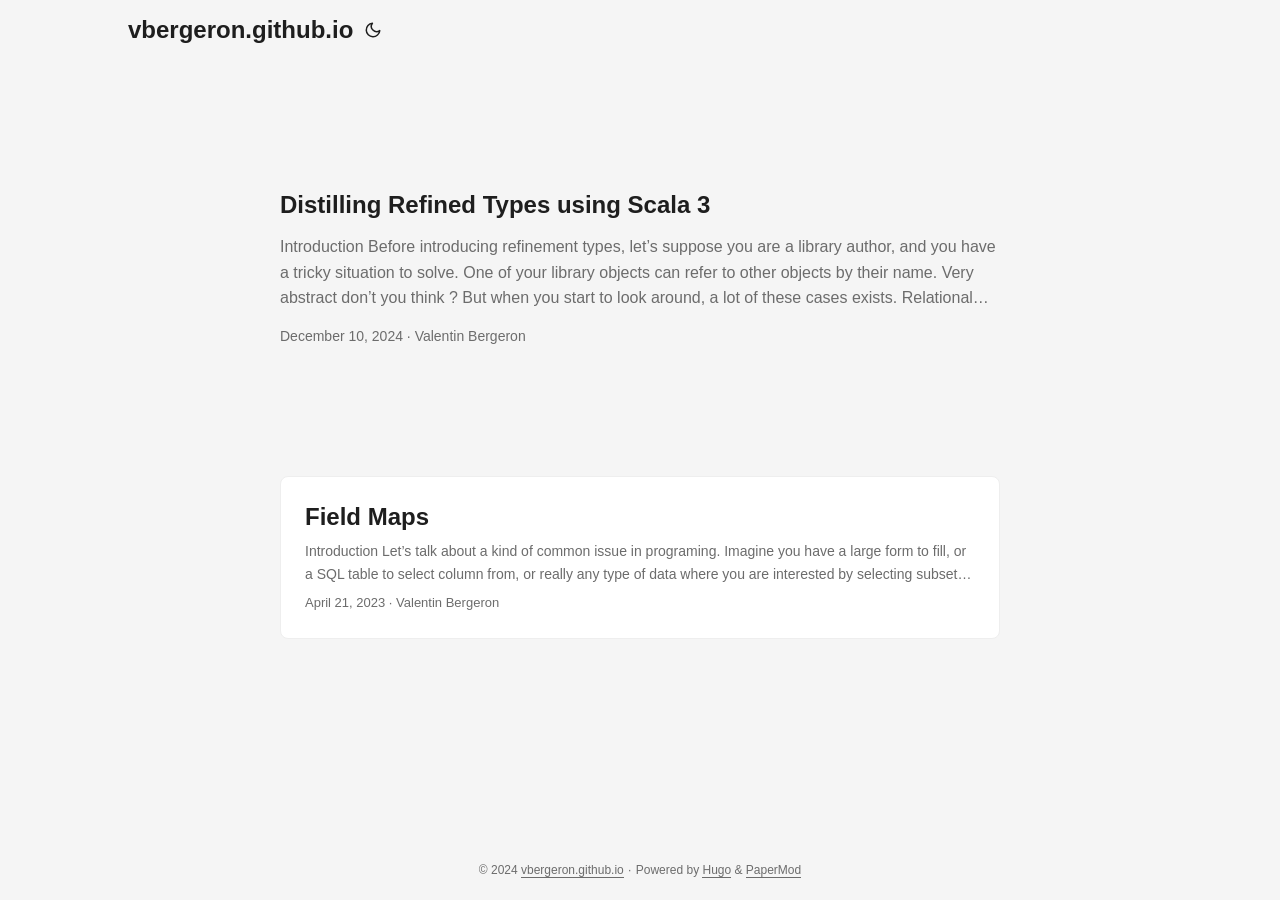
<file: index.html>
<!DOCTYPE html>
<html lang="en" dir="auto">

<head>
	<meta name="generator" content="Hugo 0.139.4"><meta charset="utf-8">
<meta http-equiv="X-UA-Compatible" content="IE=edge">
<meta name="viewport" content="width=device-width, initial-scale=1, shrink-to-fit=no">
<meta name="robots" content="index, follow">
<title>vbergeron.github.io</title>

<meta name="description" content="">
<meta name="author" content="">
<link rel="canonical" href="https://vbergeron.github.io/">
<link crossorigin="anonymous" href="/assets/css/stylesheet.d6fcd20a4fb86efa4dfac8ec95da60244cc8871042183da1ef28e3a762ad79c8.css" integrity="sha256-1vzSCk&#43;4bvpN&#43;sjsldpgJEzIhxBCGD2h7yjjp2Ktecg=" rel="preload stylesheet" as="style">
<link rel="icon" href="https://vbergeron.github.io/favicon.ico">
<link rel="icon" type="image/png" sizes="16x16" href="https://vbergeron.github.io/favicon-16x16.png">
<link rel="icon" type="image/png" sizes="32x32" href="https://vbergeron.github.io/favicon-32x32.png">
<link rel="apple-touch-icon" href="https://vbergeron.github.io/apple-touch-icon.png">
<link rel="mask-icon" href="https://vbergeron.github.io/safari-pinned-tab.svg">
<meta name="theme-color" content="#2e2e33">
<meta name="msapplication-TileColor" content="#2e2e33">
<link rel="alternate" type="application/rss+xml" href="https://vbergeron.github.io/index.xml">
<link rel="alternate" hreflang="en" href="https://vbergeron.github.io/">
<noscript>
    <style>
        #theme-toggle,
        .top-link {
            display: none;
        }

    </style>
    <style>
        @media (prefers-color-scheme: dark) {
            :root {
                --theme: rgb(29, 30, 32);
                --entry: rgb(46, 46, 51);
                --primary: rgb(218, 218, 219);
                --secondary: rgb(155, 156, 157);
                --tertiary: rgb(65, 66, 68);
                --content: rgb(196, 196, 197);
                --code-block-bg: rgb(46, 46, 51);
                --code-bg: rgb(55, 56, 62);
                --border: rgb(51, 51, 51);
            }

            .list {
                background: var(--theme);
            }

            .list:not(.dark)::-webkit-scrollbar-track {
                background: 0 0;
            }

            .list:not(.dark)::-webkit-scrollbar-thumb {
                border-color: var(--theme);
            }
        }

    </style>
</noscript><meta property="og:url" content="https://vbergeron.github.io/">
  <meta property="og:site_name" content="vbergeron.github.io">
  <meta property="og:title" content="vbergeron.github.io">
  <meta property="og:locale" content="en-us">
  <meta property="og:type" content="website">
<meta name="twitter:card" content="summary">
<meta name="twitter:title" content="vbergeron.github.io">
<meta name="twitter:description" content="">

<script type="application/ld+json">
{
  "@context": "https://schema.org",
  "@type": "Organization",
  "name": "vbergeron.github.io",
  "url": "https://vbergeron.github.io/",
  "description": "",
  "logo": "https://vbergeron.github.io/favicon.ico",
  "sameAs": [
      
  ]
}
</script>
</head>

<body class="list" id="top">
<script>
    if (localStorage.getItem("pref-theme") === "dark") {
        document.body.classList.add('dark');
    } else if (localStorage.getItem("pref-theme") === "light") {
        document.body.classList.remove('dark')
    } else if (window.matchMedia('(prefers-color-scheme: dark)').matches) {
        document.body.classList.add('dark');
    }

</script>

<header class="header">
    <nav class="nav">
        <div class="logo">
            <a href="https://vbergeron.github.io/" accesskey="h" title="vbergeron.github.io (Alt + H)">vbergeron.github.io</a>
            <div class="logo-switches">
                <button id="theme-toggle" accesskey="t" title="(Alt + T)">
                    <svg id="moon" xmlns="http://www.w3.org/2000/svg" width="24" height="18" viewBox="0 0 24 24"
                        fill="none" stroke="currentColor" stroke-width="2" stroke-linecap="round"
                        stroke-linejoin="round">
                        <path d="M21 12.79A9 9 0 1 1 11.21 3 7 7 0 0 0 21 12.79z"></path>
                    </svg>
                    <svg id="sun" xmlns="http://www.w3.org/2000/svg" width="24" height="18" viewBox="0 0 24 24"
                        fill="none" stroke="currentColor" stroke-width="2" stroke-linecap="round"
                        stroke-linejoin="round">
                        <circle cx="12" cy="12" r="5"></circle>
                        <line x1="12" y1="1" x2="12" y2="3"></line>
                        <line x1="12" y1="21" x2="12" y2="23"></line>
                        <line x1="4.22" y1="4.22" x2="5.64" y2="5.64"></line>
                        <line x1="18.36" y1="18.36" x2="19.78" y2="19.78"></line>
                        <line x1="1" y1="12" x2="3" y2="12"></line>
                        <line x1="21" y1="12" x2="23" y2="12"></line>
                        <line x1="4.22" y1="19.78" x2="5.64" y2="18.36"></line>
                        <line x1="18.36" y1="5.64" x2="19.78" y2="4.22"></line>
                    </svg>
                </button>
            </div>
        </div>
        <ul id="menu">
        </ul>
    </nav>
</header>
<main class="main"> 

<article class="first-entry"> 
  <header class="entry-header">
    <h2 class="entry-hint-parent">Distilling Refined Types using Scala 3
    </h2>
  </header>
  <div class="entry-content">
    <p>Introduction Before introducing refinement types, let’s suppose you are a library author, and you have a tricky situation to solve. One of your library objects can refer to other objects by their name.
Very abstract don’t you think ? But when you start to look around, a lot of these cases exists.
Relational Tables (columns registered in a table object) Forms RPC handle collections HTTP Routes Two main problems arise when using these :
...</p>
  </div>
  <footer class="entry-footer"><span title='2024-12-10 22:48:55 +0100 CET'>December 10, 2024</span>&nbsp;·&nbsp;Valentin Bergeron</footer>
  <a class="entry-link" aria-label="post link to Distilling Refined Types using Scala 3" href="https://vbergeron.github.io/posts/0002-refinements/"></a>
</article>

<article class="post-entry"> 
  <header class="entry-header">
    <h2 class="entry-hint-parent">Field Maps
    </h2>
  </header>
  <div class="entry-content">
    <p>Introduction Let’s talk about a kind of common issue in programing. Imagine you have a large form to fill, or a SQL table to select column from, or really any type of data where you are interested by selecting subsets of its atomic components (like form results, or SQL columns). I call this data structures field maps data, and let’s see how we can implement the using the power of the Scala 3 language.
...</p>
  </div>
  <footer class="entry-footer"><span title='2023-04-21 14:48:55 +0200 CEST'>April 21, 2023</span>&nbsp;·&nbsp;Valentin Bergeron</footer>
  <a class="entry-link" aria-label="post link to Field Maps" href="https://vbergeron.github.io/posts/0001-fieldmaps/"></a>
</article>
    </main>
    
<footer class="footer">
        <span>&copy; 2024 <a href="https://vbergeron.github.io/">vbergeron.github.io</a></span> · 

    <span>
        Powered by
        <a href="https://gohugo.io/" rel="noopener noreferrer" target="_blank">Hugo</a> &
        <a href="https://github.com/adityatelange/hugo-PaperMod/" rel="noopener" target="_blank">PaperMod</a>
    </span>
</footer>
<a href="#top" aria-label="go to top" title="Go to Top (Alt + G)" class="top-link" id="top-link" accesskey="g">
    <svg xmlns="http://www.w3.org/2000/svg" viewBox="0 0 12 6" fill="currentColor">
        <path d="M12 6H0l6-6z" />
    </svg>
</a>

<script>
    let menu = document.getElementById('menu')
    if (menu) {
        menu.scrollLeft = localStorage.getItem("menu-scroll-position");
        menu.onscroll = function () {
            localStorage.setItem("menu-scroll-position", menu.scrollLeft);
        }
    }

    document.querySelectorAll('a[href^="#"]').forEach(anchor => {
        anchor.addEventListener("click", function (e) {
            e.preventDefault();
            var id = this.getAttribute("href").substr(1);
            if (!window.matchMedia('(prefers-reduced-motion: reduce)').matches) {
                document.querySelector(`[id='${decodeURIComponent(id)}']`).scrollIntoView({
                    behavior: "smooth"
                });
            } else {
                document.querySelector(`[id='${decodeURIComponent(id)}']`).scrollIntoView();
            }
            if (id === "top") {
                history.replaceState(null, null, " ");
            } else {
                history.pushState(null, null, `#${id}`);
            }
        });
    });

</script>
<script>
    var mybutton = document.getElementById("top-link");
    window.onscroll = function () {
        if (document.body.scrollTop > 800 || document.documentElement.scrollTop > 800) {
            mybutton.style.visibility = "visible";
            mybutton.style.opacity = "1";
        } else {
            mybutton.style.visibility = "hidden";
            mybutton.style.opacity = "0";
        }
    };

</script>
<script>
    document.getElementById("theme-toggle").addEventListener("click", () => {
        if (document.body.className.includes("dark")) {
            document.body.classList.remove('dark');
            localStorage.setItem("pref-theme", 'light');
        } else {
            document.body.classList.add('dark');
            localStorage.setItem("pref-theme", 'dark');
        }
    })

</script>
</body>

</html>
</file>
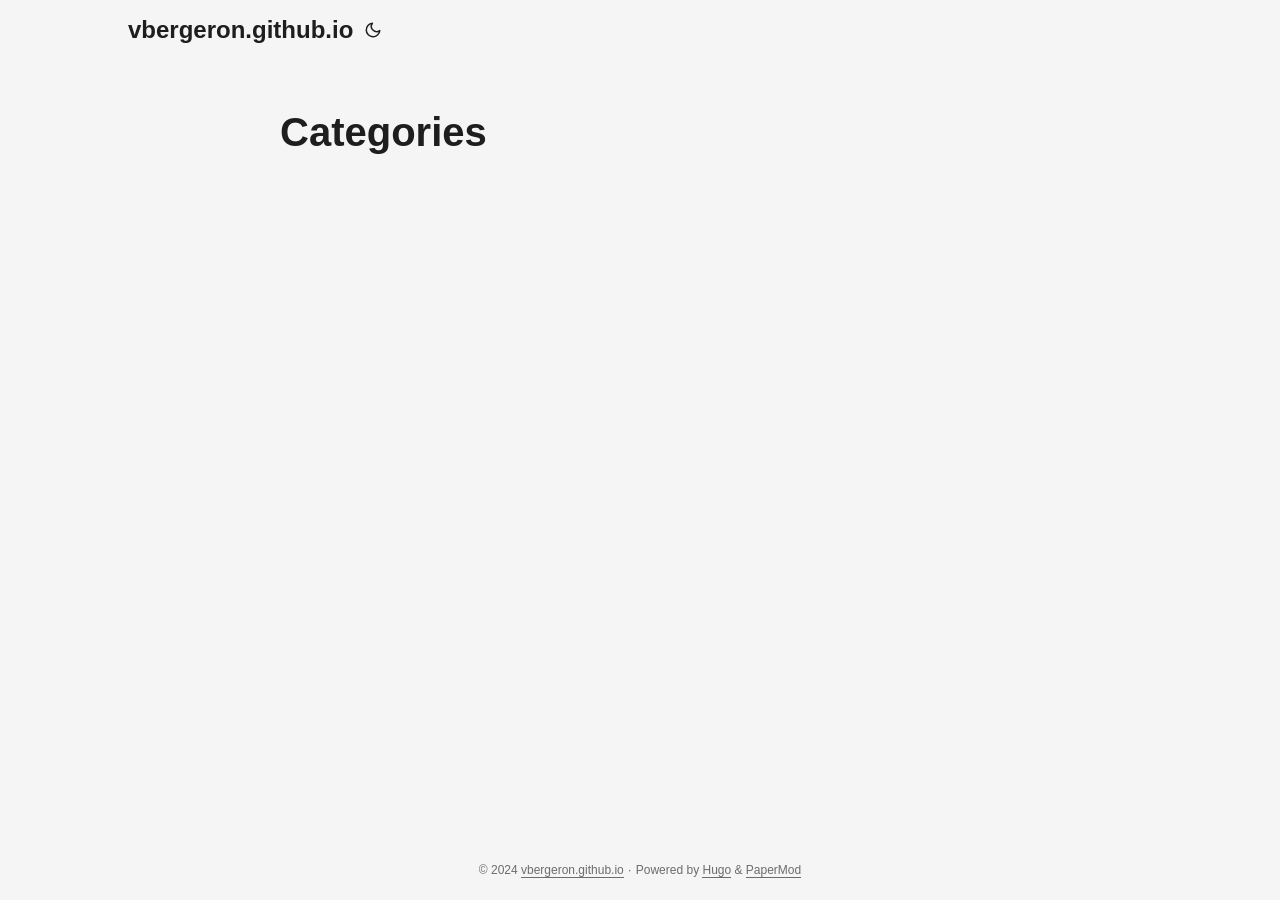
<file: categories/index.html>
<!DOCTYPE html>
<html lang="en" dir="auto">

<head><meta charset="utf-8">
<meta http-equiv="X-UA-Compatible" content="IE=edge">
<meta name="viewport" content="width=device-width, initial-scale=1, shrink-to-fit=no">
<meta name="robots" content="index, follow">
<title>Categories | vbergeron.github.io</title>
<meta name="keywords" content="">
<meta name="description" content="">
<meta name="author" content="">
<link rel="canonical" href="https://vbergeron.github.io/categories/">
<link crossorigin="anonymous" href="/assets/css/stylesheet.d6fcd20a4fb86efa4dfac8ec95da60244cc8871042183da1ef28e3a762ad79c8.css" integrity="sha256-1vzSCk&#43;4bvpN&#43;sjsldpgJEzIhxBCGD2h7yjjp2Ktecg=" rel="preload stylesheet" as="style">
<link rel="icon" href="https://vbergeron.github.io/favicon.ico">
<link rel="icon" type="image/png" sizes="16x16" href="https://vbergeron.github.io/favicon-16x16.png">
<link rel="icon" type="image/png" sizes="32x32" href="https://vbergeron.github.io/favicon-32x32.png">
<link rel="apple-touch-icon" href="https://vbergeron.github.io/apple-touch-icon.png">
<link rel="mask-icon" href="https://vbergeron.github.io/safari-pinned-tab.svg">
<meta name="theme-color" content="#2e2e33">
<meta name="msapplication-TileColor" content="#2e2e33">
<link rel="alternate" type="application/rss+xml" href="https://vbergeron.github.io/categories/index.xml">
<link rel="alternate" hreflang="en" href="https://vbergeron.github.io/categories/">
<noscript>
    <style>
        #theme-toggle,
        .top-link {
            display: none;
        }

    </style>
    <style>
        @media (prefers-color-scheme: dark) {
            :root {
                --theme: rgb(29, 30, 32);
                --entry: rgb(46, 46, 51);
                --primary: rgb(218, 218, 219);
                --secondary: rgb(155, 156, 157);
                --tertiary: rgb(65, 66, 68);
                --content: rgb(196, 196, 197);
                --code-block-bg: rgb(46, 46, 51);
                --code-bg: rgb(55, 56, 62);
                --border: rgb(51, 51, 51);
            }

            .list {
                background: var(--theme);
            }

            .list:not(.dark)::-webkit-scrollbar-track {
                background: 0 0;
            }

            .list:not(.dark)::-webkit-scrollbar-thumb {
                border-color: var(--theme);
            }
        }

    </style>
</noscript><meta property="og:url" content="https://vbergeron.github.io/categories/">
  <meta property="og:site_name" content="vbergeron.github.io">
  <meta property="og:title" content="Categories">
  <meta property="og:locale" content="en-us">
  <meta property="og:type" content="website">
<meta name="twitter:card" content="summary">
<meta name="twitter:title" content="Categories">
<meta name="twitter:description" content="">

</head>

<body class="list" id="top">
<script>
    if (localStorage.getItem("pref-theme") === "dark") {
        document.body.classList.add('dark');
    } else if (localStorage.getItem("pref-theme") === "light") {
        document.body.classList.remove('dark')
    } else if (window.matchMedia('(prefers-color-scheme: dark)').matches) {
        document.body.classList.add('dark');
    }

</script>

<header class="header">
    <nav class="nav">
        <div class="logo">
            <a href="https://vbergeron.github.io/" accesskey="h" title="vbergeron.github.io (Alt + H)">vbergeron.github.io</a>
            <div class="logo-switches">
                <button id="theme-toggle" accesskey="t" title="(Alt + T)">
                    <svg id="moon" xmlns="http://www.w3.org/2000/svg" width="24" height="18" viewBox="0 0 24 24"
                        fill="none" stroke="currentColor" stroke-width="2" stroke-linecap="round"
                        stroke-linejoin="round">
                        <path d="M21 12.79A9 9 0 1 1 11.21 3 7 7 0 0 0 21 12.79z"></path>
                    </svg>
                    <svg id="sun" xmlns="http://www.w3.org/2000/svg" width="24" height="18" viewBox="0 0 24 24"
                        fill="none" stroke="currentColor" stroke-width="2" stroke-linecap="round"
                        stroke-linejoin="round">
                        <circle cx="12" cy="12" r="5"></circle>
                        <line x1="12" y1="1" x2="12" y2="3"></line>
                        <line x1="12" y1="21" x2="12" y2="23"></line>
                        <line x1="4.22" y1="4.22" x2="5.64" y2="5.64"></line>
                        <line x1="18.36" y1="18.36" x2="19.78" y2="19.78"></line>
                        <line x1="1" y1="12" x2="3" y2="12"></line>
                        <line x1="21" y1="12" x2="23" y2="12"></line>
                        <line x1="4.22" y1="19.78" x2="5.64" y2="18.36"></line>
                        <line x1="18.36" y1="5.64" x2="19.78" y2="4.22"></line>
                    </svg>
                </button>
            </div>
        </div>
        <ul id="menu">
        </ul>
    </nav>
</header>
<main class="main">
<header class="page-header">
    <h1>Categories</h1>
</header>

<ul class="terms-tags">
</ul>
    </main>
    
<footer class="footer">
        <span>&copy; 2024 <a href="https://vbergeron.github.io/">vbergeron.github.io</a></span> · 

    <span>
        Powered by
        <a href="https://gohugo.io/" rel="noopener noreferrer" target="_blank">Hugo</a> &
        <a href="https://github.com/adityatelange/hugo-PaperMod/" rel="noopener" target="_blank">PaperMod</a>
    </span>
</footer>
<a href="#top" aria-label="go to top" title="Go to Top (Alt + G)" class="top-link" id="top-link" accesskey="g">
    <svg xmlns="http://www.w3.org/2000/svg" viewBox="0 0 12 6" fill="currentColor">
        <path d="M12 6H0l6-6z" />
    </svg>
</a>

<script>
    let menu = document.getElementById('menu')
    if (menu) {
        menu.scrollLeft = localStorage.getItem("menu-scroll-position");
        menu.onscroll = function () {
            localStorage.setItem("menu-scroll-position", menu.scrollLeft);
        }
    }

    document.querySelectorAll('a[href^="#"]').forEach(anchor => {
        anchor.addEventListener("click", function (e) {
            e.preventDefault();
            var id = this.getAttribute("href").substr(1);
            if (!window.matchMedia('(prefers-reduced-motion: reduce)').matches) {
                document.querySelector(`[id='${decodeURIComponent(id)}']`).scrollIntoView({
                    behavior: "smooth"
                });
            } else {
                document.querySelector(`[id='${decodeURIComponent(id)}']`).scrollIntoView();
            }
            if (id === "top") {
                history.replaceState(null, null, " ");
            } else {
                history.pushState(null, null, `#${id}`);
            }
        });
    });

</script>
<script>
    var mybutton = document.getElementById("top-link");
    window.onscroll = function () {
        if (document.body.scrollTop > 800 || document.documentElement.scrollTop > 800) {
            mybutton.style.visibility = "visible";
            mybutton.style.opacity = "1";
        } else {
            mybutton.style.visibility = "hidden";
            mybutton.style.opacity = "0";
        }
    };

</script>
<script>
    document.getElementById("theme-toggle").addEventListener("click", () => {
        if (document.body.className.includes("dark")) {
            document.body.classList.remove('dark');
            localStorage.setItem("pref-theme", 'light');
        } else {
            document.body.classList.add('dark');
            localStorage.setItem("pref-theme", 'dark');
        }
    })

</script>
</body>

</html>
</file>
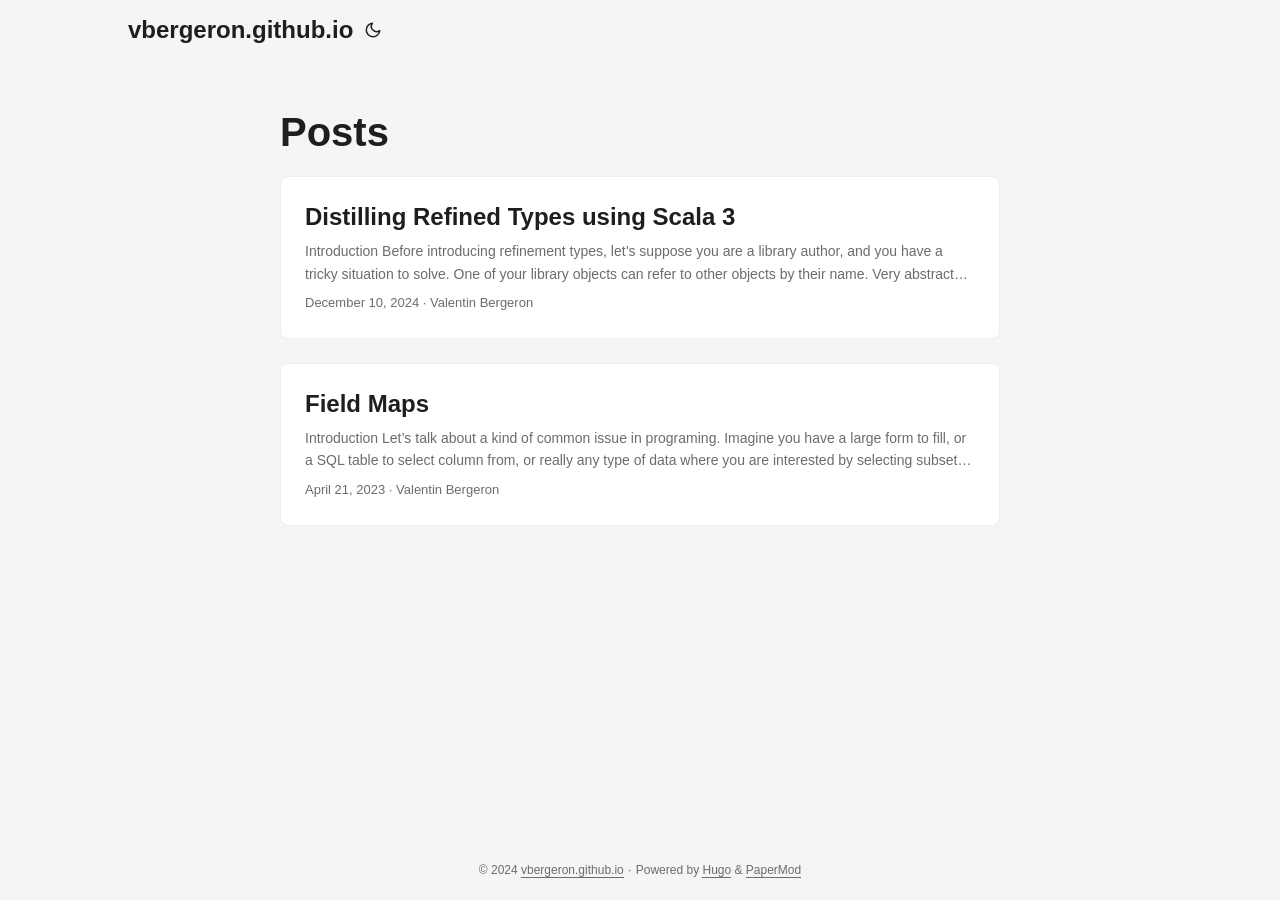
<file: posts/index.html>
<!DOCTYPE html>
<html lang="en" dir="auto">

<head><meta charset="utf-8">
<meta http-equiv="X-UA-Compatible" content="IE=edge">
<meta name="viewport" content="width=device-width, initial-scale=1, shrink-to-fit=no">
<meta name="robots" content="index, follow">
<title>Posts | vbergeron.github.io</title>
<meta name="keywords" content="">
<meta name="description" content="Posts - vbergeron.github.io">
<meta name="author" content="">
<link rel="canonical" href="https://vbergeron.github.io/posts/">
<link crossorigin="anonymous" href="/assets/css/stylesheet.d6fcd20a4fb86efa4dfac8ec95da60244cc8871042183da1ef28e3a762ad79c8.css" integrity="sha256-1vzSCk&#43;4bvpN&#43;sjsldpgJEzIhxBCGD2h7yjjp2Ktecg=" rel="preload stylesheet" as="style">
<link rel="icon" href="https://vbergeron.github.io/favicon.ico">
<link rel="icon" type="image/png" sizes="16x16" href="https://vbergeron.github.io/favicon-16x16.png">
<link rel="icon" type="image/png" sizes="32x32" href="https://vbergeron.github.io/favicon-32x32.png">
<link rel="apple-touch-icon" href="https://vbergeron.github.io/apple-touch-icon.png">
<link rel="mask-icon" href="https://vbergeron.github.io/safari-pinned-tab.svg">
<meta name="theme-color" content="#2e2e33">
<meta name="msapplication-TileColor" content="#2e2e33">
<link rel="alternate" type="application/rss+xml" href="https://vbergeron.github.io/posts/index.xml">
<link rel="alternate" hreflang="en" href="https://vbergeron.github.io/posts/">
<noscript>
    <style>
        #theme-toggle,
        .top-link {
            display: none;
        }

    </style>
    <style>
        @media (prefers-color-scheme: dark) {
            :root {
                --theme: rgb(29, 30, 32);
                --entry: rgb(46, 46, 51);
                --primary: rgb(218, 218, 219);
                --secondary: rgb(155, 156, 157);
                --tertiary: rgb(65, 66, 68);
                --content: rgb(196, 196, 197);
                --code-block-bg: rgb(46, 46, 51);
                --code-bg: rgb(55, 56, 62);
                --border: rgb(51, 51, 51);
            }

            .list {
                background: var(--theme);
            }

            .list:not(.dark)::-webkit-scrollbar-track {
                background: 0 0;
            }

            .list:not(.dark)::-webkit-scrollbar-thumb {
                border-color: var(--theme);
            }
        }

    </style>
</noscript><meta property="og:url" content="https://vbergeron.github.io/posts/">
  <meta property="og:site_name" content="vbergeron.github.io">
  <meta property="og:title" content="Posts">
  <meta property="og:locale" content="en-us">
  <meta property="og:type" content="website">
<meta name="twitter:card" content="summary">
<meta name="twitter:title" content="Posts">
<meta name="twitter:description" content="">


<script type="application/ld+json">
{
  "@context": "https://schema.org",
  "@type": "BreadcrumbList",
  "itemListElement": [
    {
      "@type": "ListItem",
      "position":  1 ,
      "name": "Posts",
      "item": "https://vbergeron.github.io/posts/"
    }
  ]
}
</script>
</head>

<body class="list" id="top">
<script>
    if (localStorage.getItem("pref-theme") === "dark") {
        document.body.classList.add('dark');
    } else if (localStorage.getItem("pref-theme") === "light") {
        document.body.classList.remove('dark')
    } else if (window.matchMedia('(prefers-color-scheme: dark)').matches) {
        document.body.classList.add('dark');
    }

</script>

<header class="header">
    <nav class="nav">
        <div class="logo">
            <a href="https://vbergeron.github.io/" accesskey="h" title="vbergeron.github.io (Alt + H)">vbergeron.github.io</a>
            <div class="logo-switches">
                <button id="theme-toggle" accesskey="t" title="(Alt + T)">
                    <svg id="moon" xmlns="http://www.w3.org/2000/svg" width="24" height="18" viewBox="0 0 24 24"
                        fill="none" stroke="currentColor" stroke-width="2" stroke-linecap="round"
                        stroke-linejoin="round">
                        <path d="M21 12.79A9 9 0 1 1 11.21 3 7 7 0 0 0 21 12.79z"></path>
                    </svg>
                    <svg id="sun" xmlns="http://www.w3.org/2000/svg" width="24" height="18" viewBox="0 0 24 24"
                        fill="none" stroke="currentColor" stroke-width="2" stroke-linecap="round"
                        stroke-linejoin="round">
                        <circle cx="12" cy="12" r="5"></circle>
                        <line x1="12" y1="1" x2="12" y2="3"></line>
                        <line x1="12" y1="21" x2="12" y2="23"></line>
                        <line x1="4.22" y1="4.22" x2="5.64" y2="5.64"></line>
                        <line x1="18.36" y1="18.36" x2="19.78" y2="19.78"></line>
                        <line x1="1" y1="12" x2="3" y2="12"></line>
                        <line x1="21" y1="12" x2="23" y2="12"></line>
                        <line x1="4.22" y1="19.78" x2="5.64" y2="18.36"></line>
                        <line x1="18.36" y1="5.64" x2="19.78" y2="4.22"></line>
                    </svg>
                </button>
            </div>
        </div>
        <ul id="menu">
        </ul>
    </nav>
</header>
<main class="main"> 
<header class="page-header">
  <h1>
    Posts
  </h1>
</header>

<article class="post-entry"> 
  <header class="entry-header">
    <h2 class="entry-hint-parent">Distilling Refined Types using Scala 3
    </h2>
  </header>
  <div class="entry-content">
    <p>Introduction Before introducing refinement types, let’s suppose you are a library author, and you have a tricky situation to solve. One of your library objects can refer to other objects by their name.
Very abstract don’t you think ? But when you start to look around, a lot of these cases exists.
Relational Tables (columns registered in a table object) Forms RPC handle collections HTTP Routes Two main problems arise when using these :
...</p>
  </div>
  <footer class="entry-footer"><span title='2024-12-10 22:48:55 +0100 CET'>December 10, 2024</span>&nbsp;·&nbsp;Valentin Bergeron</footer>
  <a class="entry-link" aria-label="post link to Distilling Refined Types using Scala 3" href="https://vbergeron.github.io/posts/0002-refinements/"></a>
</article>

<article class="post-entry"> 
  <header class="entry-header">
    <h2 class="entry-hint-parent">Field Maps
    </h2>
  </header>
  <div class="entry-content">
    <p>Introduction Let’s talk about a kind of common issue in programing. Imagine you have a large form to fill, or a SQL table to select column from, or really any type of data where you are interested by selecting subsets of its atomic components (like form results, or SQL columns). I call this data structures field maps data, and let’s see how we can implement the using the power of the Scala 3 language.
...</p>
  </div>
  <footer class="entry-footer"><span title='2023-04-21 14:48:55 +0200 CEST'>April 21, 2023</span>&nbsp;·&nbsp;Valentin Bergeron</footer>
  <a class="entry-link" aria-label="post link to Field Maps" href="https://vbergeron.github.io/posts/0001-fieldmaps/"></a>
</article>
    </main>
    
<footer class="footer">
        <span>&copy; 2024 <a href="https://vbergeron.github.io/">vbergeron.github.io</a></span> · 

    <span>
        Powered by
        <a href="https://gohugo.io/" rel="noopener noreferrer" target="_blank">Hugo</a> &
        <a href="https://github.com/adityatelange/hugo-PaperMod/" rel="noopener" target="_blank">PaperMod</a>
    </span>
</footer>
<a href="#top" aria-label="go to top" title="Go to Top (Alt + G)" class="top-link" id="top-link" accesskey="g">
    <svg xmlns="http://www.w3.org/2000/svg" viewBox="0 0 12 6" fill="currentColor">
        <path d="M12 6H0l6-6z" />
    </svg>
</a>

<script>
    let menu = document.getElementById('menu')
    if (menu) {
        menu.scrollLeft = localStorage.getItem("menu-scroll-position");
        menu.onscroll = function () {
            localStorage.setItem("menu-scroll-position", menu.scrollLeft);
        }
    }

    document.querySelectorAll('a[href^="#"]').forEach(anchor => {
        anchor.addEventListener("click", function (e) {
            e.preventDefault();
            var id = this.getAttribute("href").substr(1);
            if (!window.matchMedia('(prefers-reduced-motion: reduce)').matches) {
                document.querySelector(`[id='${decodeURIComponent(id)}']`).scrollIntoView({
                    behavior: "smooth"
                });
            } else {
                document.querySelector(`[id='${decodeURIComponent(id)}']`).scrollIntoView();
            }
            if (id === "top") {
                history.replaceState(null, null, " ");
            } else {
                history.pushState(null, null, `#${id}`);
            }
        });
    });

</script>
<script>
    var mybutton = document.getElementById("top-link");
    window.onscroll = function () {
        if (document.body.scrollTop > 800 || document.documentElement.scrollTop > 800) {
            mybutton.style.visibility = "visible";
            mybutton.style.opacity = "1";
        } else {
            mybutton.style.visibility = "hidden";
            mybutton.style.opacity = "0";
        }
    };

</script>
<script>
    document.getElementById("theme-toggle").addEventListener("click", () => {
        if (document.body.className.includes("dark")) {
            document.body.classList.remove('dark');
            localStorage.setItem("pref-theme", 'light');
        } else {
            document.body.classList.add('dark');
            localStorage.setItem("pref-theme", 'dark');
        }
    })

</script>
</body>

</html>
</file>
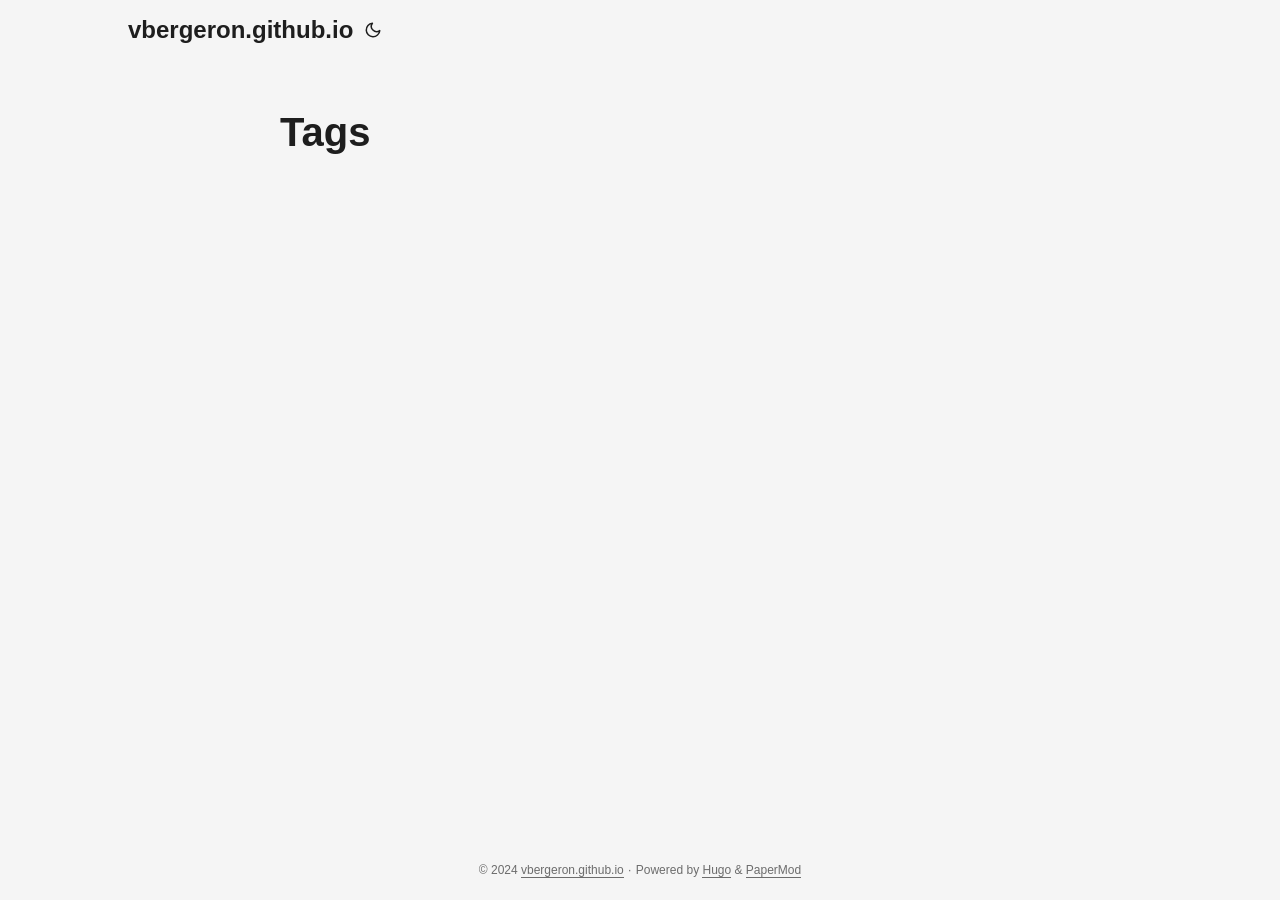
<file: tags/index.html>
<!DOCTYPE html>
<html lang="en" dir="auto">

<head><meta charset="utf-8">
<meta http-equiv="X-UA-Compatible" content="IE=edge">
<meta name="viewport" content="width=device-width, initial-scale=1, shrink-to-fit=no">
<meta name="robots" content="index, follow">
<title>Tags | vbergeron.github.io</title>
<meta name="keywords" content="">
<meta name="description" content="">
<meta name="author" content="">
<link rel="canonical" href="https://vbergeron.github.io/tags/">
<link crossorigin="anonymous" href="/assets/css/stylesheet.d6fcd20a4fb86efa4dfac8ec95da60244cc8871042183da1ef28e3a762ad79c8.css" integrity="sha256-1vzSCk&#43;4bvpN&#43;sjsldpgJEzIhxBCGD2h7yjjp2Ktecg=" rel="preload stylesheet" as="style">
<link rel="icon" href="https://vbergeron.github.io/favicon.ico">
<link rel="icon" type="image/png" sizes="16x16" href="https://vbergeron.github.io/favicon-16x16.png">
<link rel="icon" type="image/png" sizes="32x32" href="https://vbergeron.github.io/favicon-32x32.png">
<link rel="apple-touch-icon" href="https://vbergeron.github.io/apple-touch-icon.png">
<link rel="mask-icon" href="https://vbergeron.github.io/safari-pinned-tab.svg">
<meta name="theme-color" content="#2e2e33">
<meta name="msapplication-TileColor" content="#2e2e33">
<link rel="alternate" type="application/rss+xml" href="https://vbergeron.github.io/tags/index.xml">
<link rel="alternate" hreflang="en" href="https://vbergeron.github.io/tags/">
<noscript>
    <style>
        #theme-toggle,
        .top-link {
            display: none;
        }

    </style>
    <style>
        @media (prefers-color-scheme: dark) {
            :root {
                --theme: rgb(29, 30, 32);
                --entry: rgb(46, 46, 51);
                --primary: rgb(218, 218, 219);
                --secondary: rgb(155, 156, 157);
                --tertiary: rgb(65, 66, 68);
                --content: rgb(196, 196, 197);
                --code-block-bg: rgb(46, 46, 51);
                --code-bg: rgb(55, 56, 62);
                --border: rgb(51, 51, 51);
            }

            .list {
                background: var(--theme);
            }

            .list:not(.dark)::-webkit-scrollbar-track {
                background: 0 0;
            }

            .list:not(.dark)::-webkit-scrollbar-thumb {
                border-color: var(--theme);
            }
        }

    </style>
</noscript><meta property="og:url" content="https://vbergeron.github.io/tags/">
  <meta property="og:site_name" content="vbergeron.github.io">
  <meta property="og:title" content="Tags">
  <meta property="og:locale" content="en-us">
  <meta property="og:type" content="website">
<meta name="twitter:card" content="summary">
<meta name="twitter:title" content="Tags">
<meta name="twitter:description" content="">

</head>

<body class="list" id="top">
<script>
    if (localStorage.getItem("pref-theme") === "dark") {
        document.body.classList.add('dark');
    } else if (localStorage.getItem("pref-theme") === "light") {
        document.body.classList.remove('dark')
    } else if (window.matchMedia('(prefers-color-scheme: dark)').matches) {
        document.body.classList.add('dark');
    }

</script>

<header class="header">
    <nav class="nav">
        <div class="logo">
            <a href="https://vbergeron.github.io/" accesskey="h" title="vbergeron.github.io (Alt + H)">vbergeron.github.io</a>
            <div class="logo-switches">
                <button id="theme-toggle" accesskey="t" title="(Alt + T)">
                    <svg id="moon" xmlns="http://www.w3.org/2000/svg" width="24" height="18" viewBox="0 0 24 24"
                        fill="none" stroke="currentColor" stroke-width="2" stroke-linecap="round"
                        stroke-linejoin="round">
                        <path d="M21 12.79A9 9 0 1 1 11.21 3 7 7 0 0 0 21 12.79z"></path>
                    </svg>
                    <svg id="sun" xmlns="http://www.w3.org/2000/svg" width="24" height="18" viewBox="0 0 24 24"
                        fill="none" stroke="currentColor" stroke-width="2" stroke-linecap="round"
                        stroke-linejoin="round">
                        <circle cx="12" cy="12" r="5"></circle>
                        <line x1="12" y1="1" x2="12" y2="3"></line>
                        <line x1="12" y1="21" x2="12" y2="23"></line>
                        <line x1="4.22" y1="4.22" x2="5.64" y2="5.64"></line>
                        <line x1="18.36" y1="18.36" x2="19.78" y2="19.78"></line>
                        <line x1="1" y1="12" x2="3" y2="12"></line>
                        <line x1="21" y1="12" x2="23" y2="12"></line>
                        <line x1="4.22" y1="19.78" x2="5.64" y2="18.36"></line>
                        <line x1="18.36" y1="5.64" x2="19.78" y2="4.22"></line>
                    </svg>
                </button>
            </div>
        </div>
        <ul id="menu">
        </ul>
    </nav>
</header>
<main class="main">
<header class="page-header">
    <h1>Tags</h1>
</header>

<ul class="terms-tags">
</ul>
    </main>
    
<footer class="footer">
        <span>&copy; 2024 <a href="https://vbergeron.github.io/">vbergeron.github.io</a></span> · 

    <span>
        Powered by
        <a href="https://gohugo.io/" rel="noopener noreferrer" target="_blank">Hugo</a> &
        <a href="https://github.com/adityatelange/hugo-PaperMod/" rel="noopener" target="_blank">PaperMod</a>
    </span>
</footer>
<a href="#top" aria-label="go to top" title="Go to Top (Alt + G)" class="top-link" id="top-link" accesskey="g">
    <svg xmlns="http://www.w3.org/2000/svg" viewBox="0 0 12 6" fill="currentColor">
        <path d="M12 6H0l6-6z" />
    </svg>
</a>

<script>
    let menu = document.getElementById('menu')
    if (menu) {
        menu.scrollLeft = localStorage.getItem("menu-scroll-position");
        menu.onscroll = function () {
            localStorage.setItem("menu-scroll-position", menu.scrollLeft);
        }
    }

    document.querySelectorAll('a[href^="#"]').forEach(anchor => {
        anchor.addEventListener("click", function (e) {
            e.preventDefault();
            var id = this.getAttribute("href").substr(1);
            if (!window.matchMedia('(prefers-reduced-motion: reduce)').matches) {
                document.querySelector(`[id='${decodeURIComponent(id)}']`).scrollIntoView({
                    behavior: "smooth"
                });
            } else {
                document.querySelector(`[id='${decodeURIComponent(id)}']`).scrollIntoView();
            }
            if (id === "top") {
                history.replaceState(null, null, " ");
            } else {
                history.pushState(null, null, `#${id}`);
            }
        });
    });

</script>
<script>
    var mybutton = document.getElementById("top-link");
    window.onscroll = function () {
        if (document.body.scrollTop > 800 || document.documentElement.scrollTop > 800) {
            mybutton.style.visibility = "visible";
            mybutton.style.opacity = "1";
        } else {
            mybutton.style.visibility = "hidden";
            mybutton.style.opacity = "0";
        }
    };

</script>
<script>
    document.getElementById("theme-toggle").addEventListener("click", () => {
        if (document.body.className.includes("dark")) {
            document.body.classList.remove('dark');
            localStorage.setItem("pref-theme", 'light');
        } else {
            document.body.classList.add('dark');
            localStorage.setItem("pref-theme", 'dark');
        }
    })

</script>
</body>

</html>
</file>
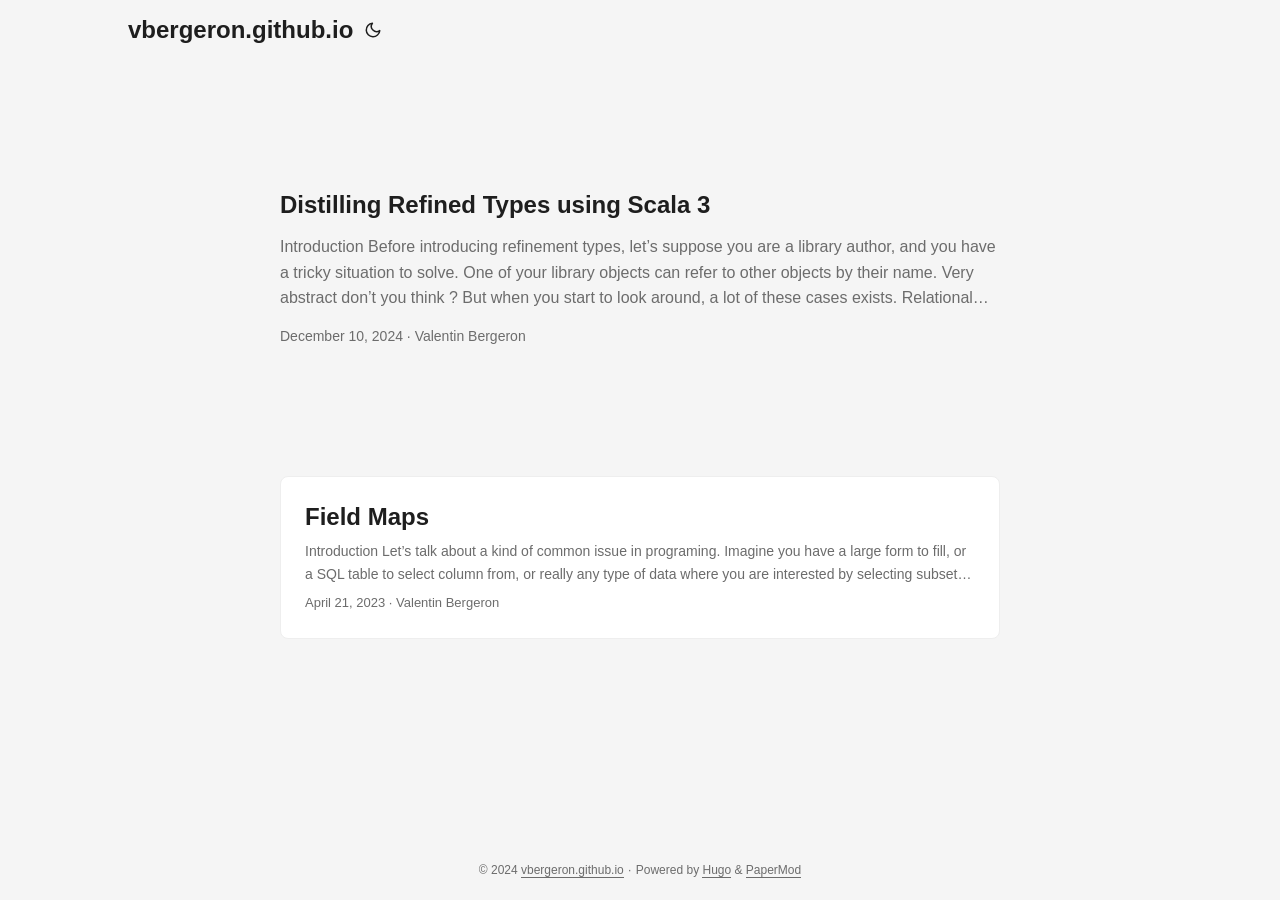
<file: page/1/index.html>
<!DOCTYPE html>
<html lang="en-us">
  <head>
    <title>https://vbergeron.github.io/</title>
    <link rel="canonical" href="https://vbergeron.github.io/">
    <meta name="robots" content="noindex">
    <meta charset="utf-8">
    <meta http-equiv="refresh" content="0; url=https://vbergeron.github.io/">
  </head>
</html>
</file>
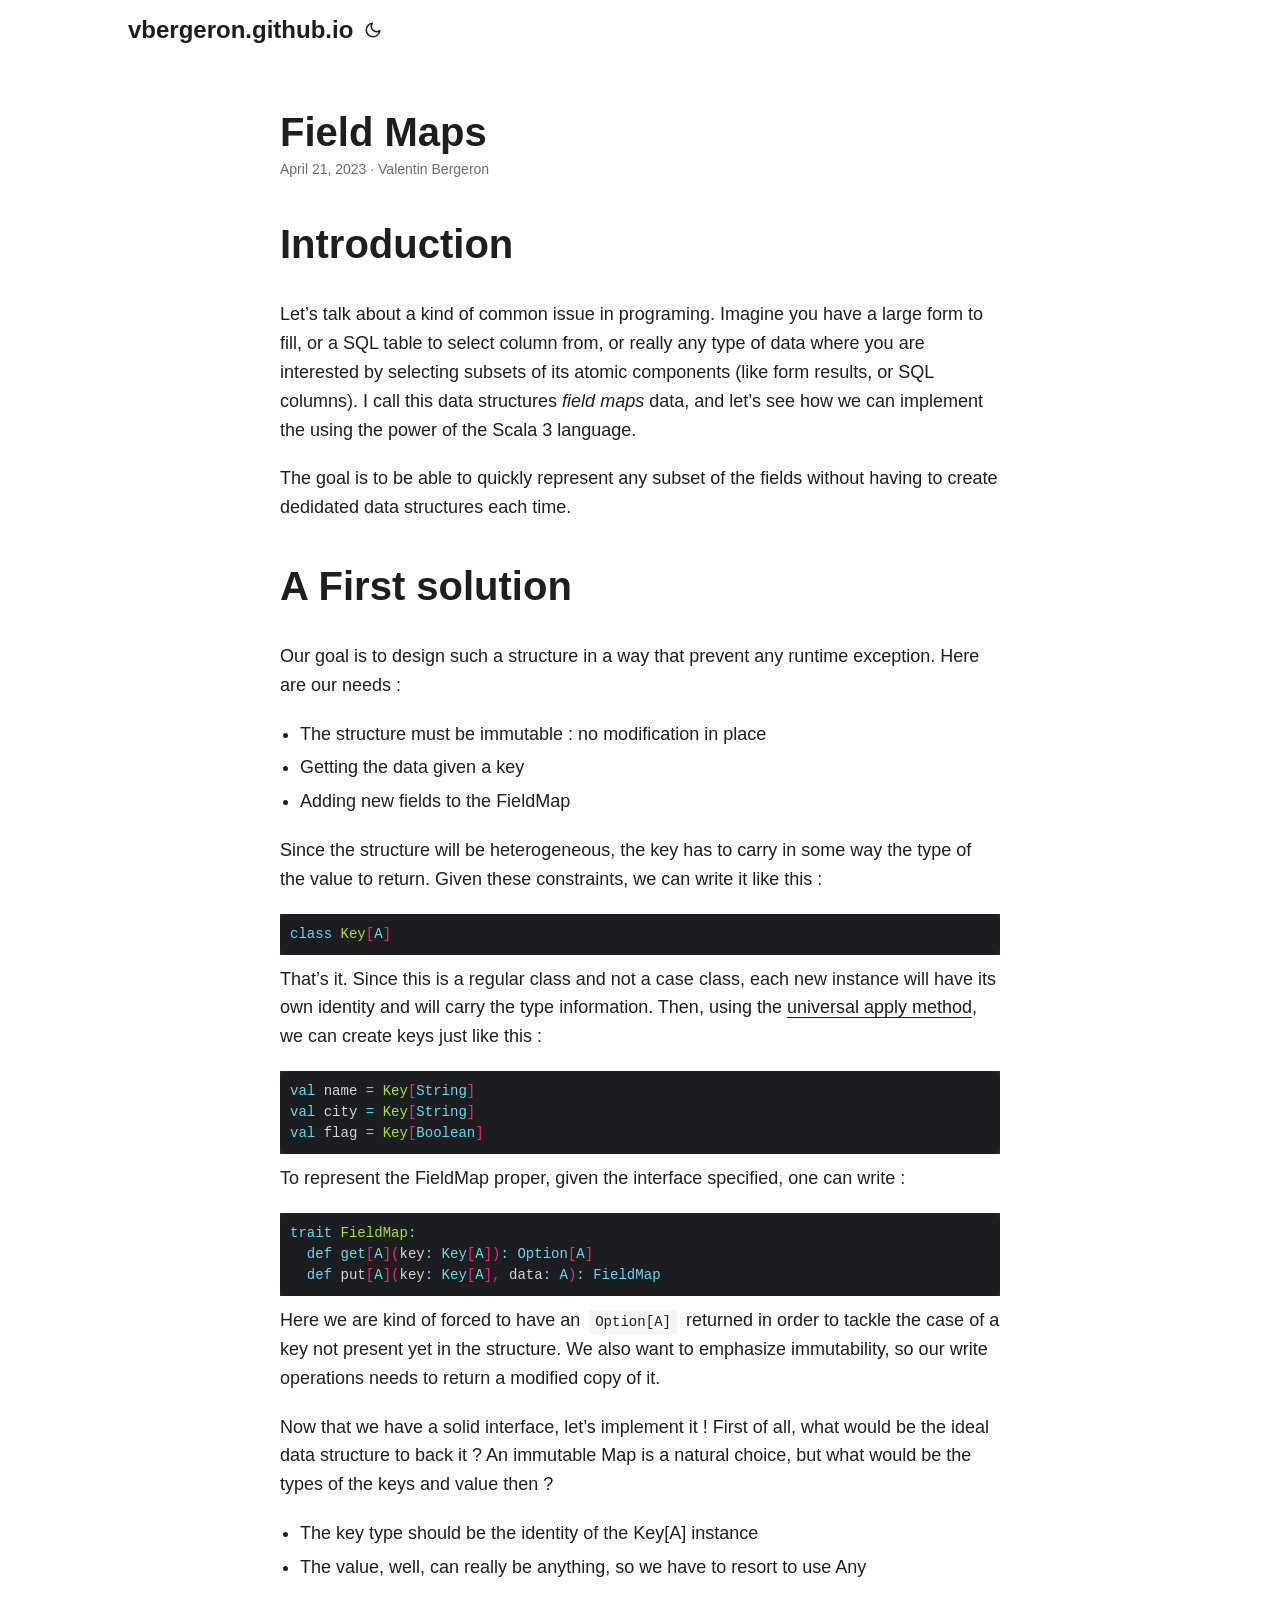
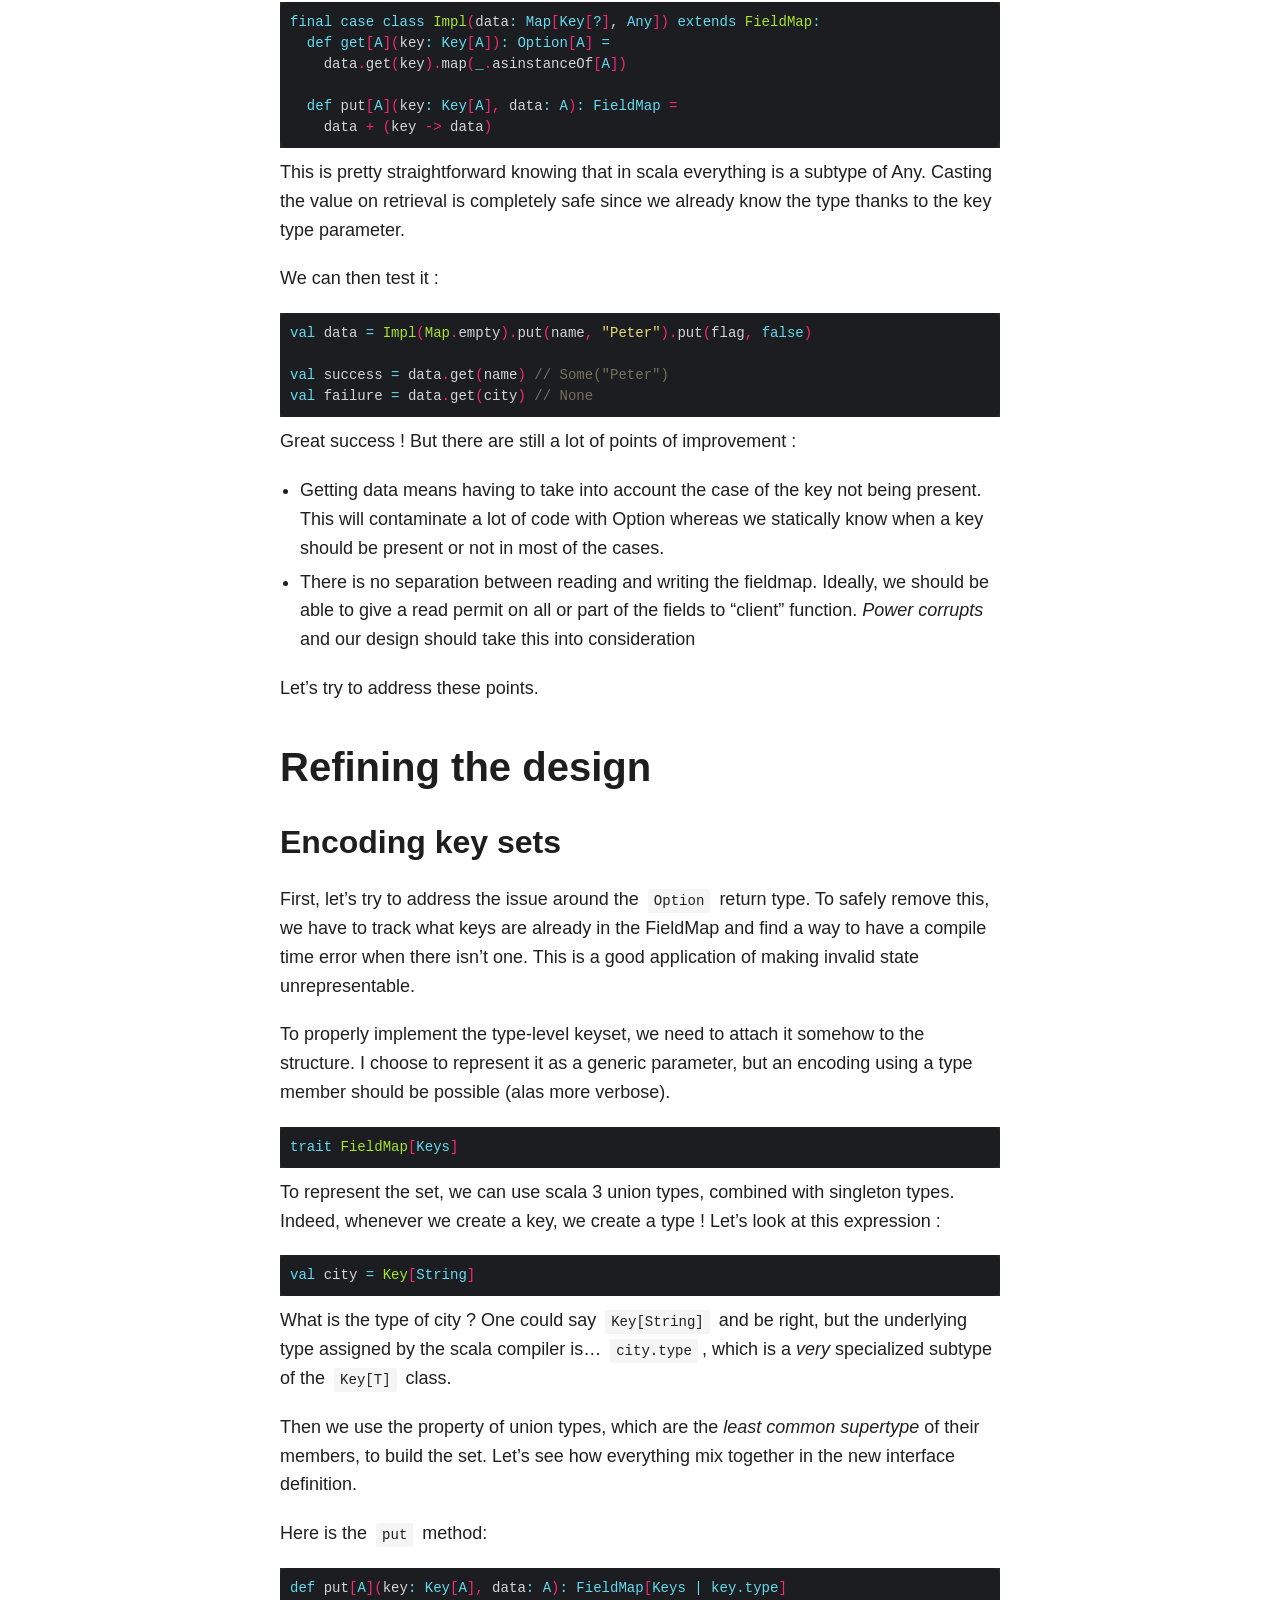
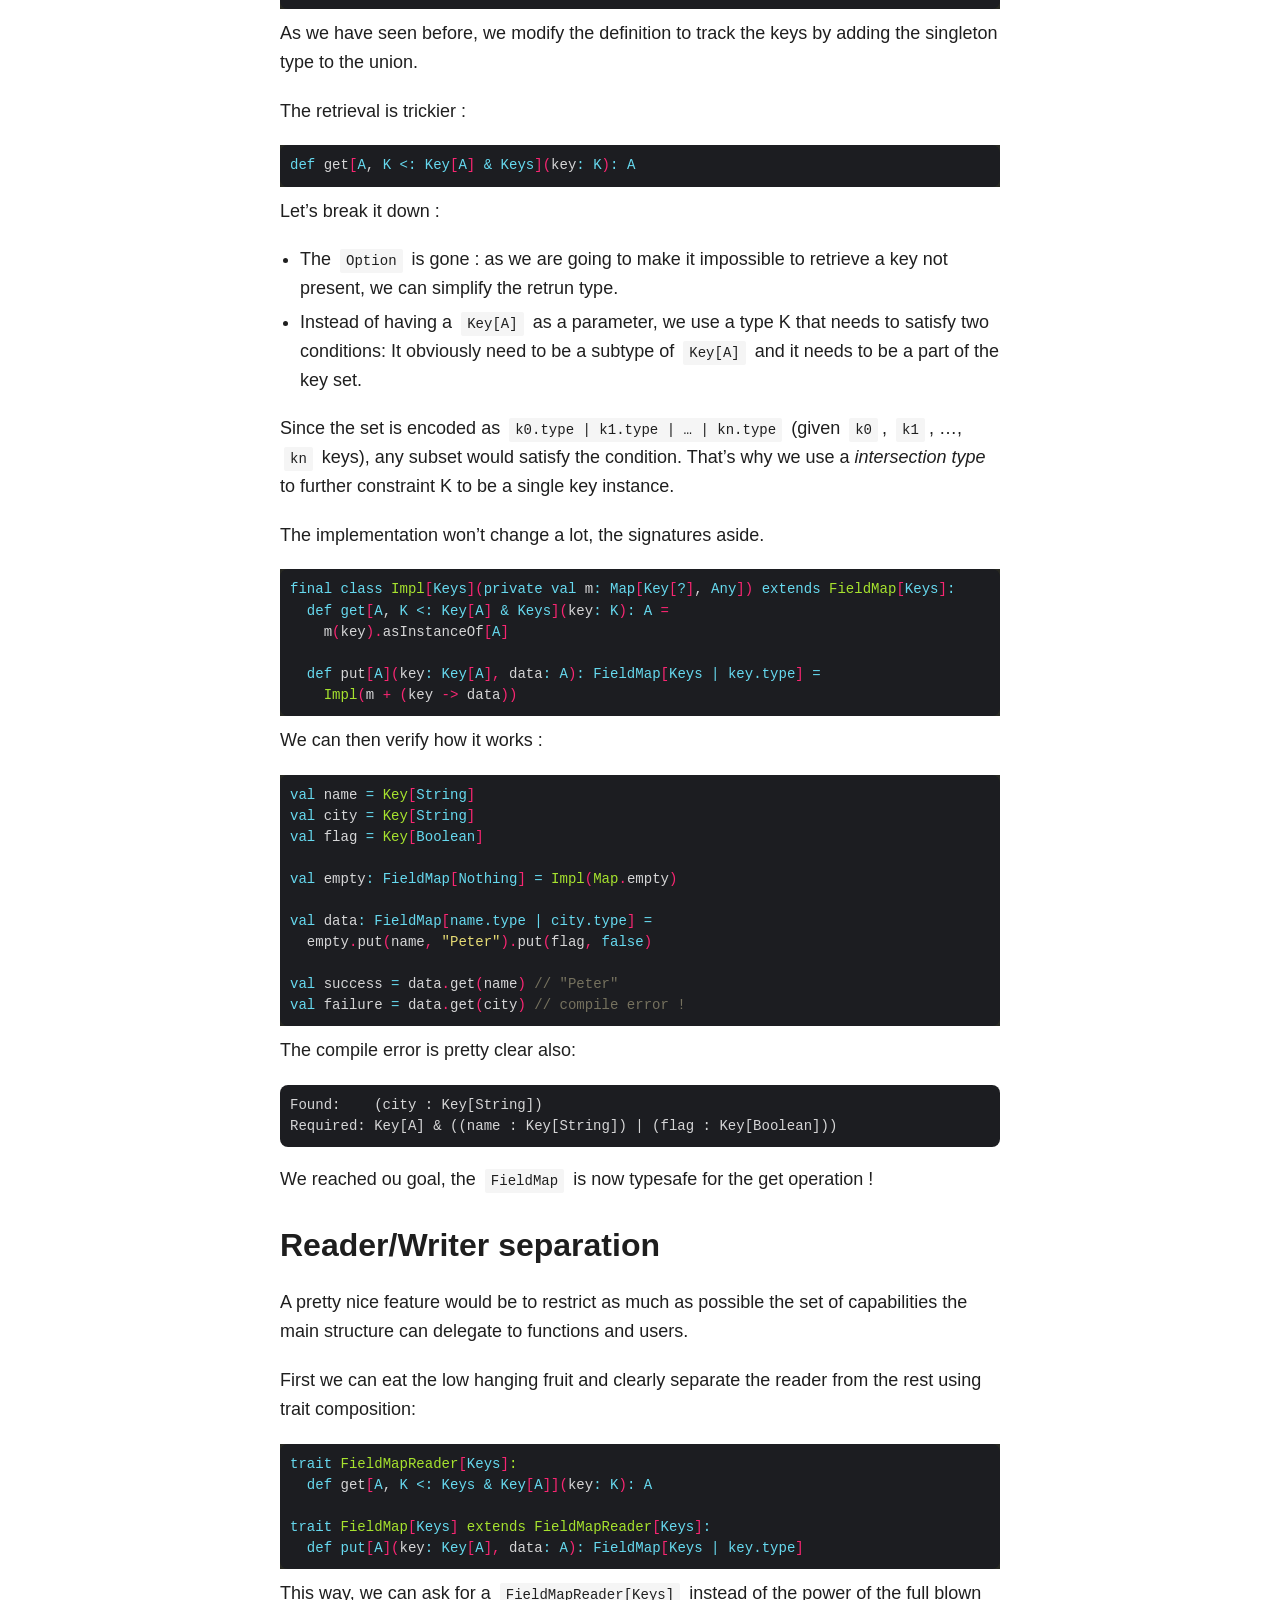
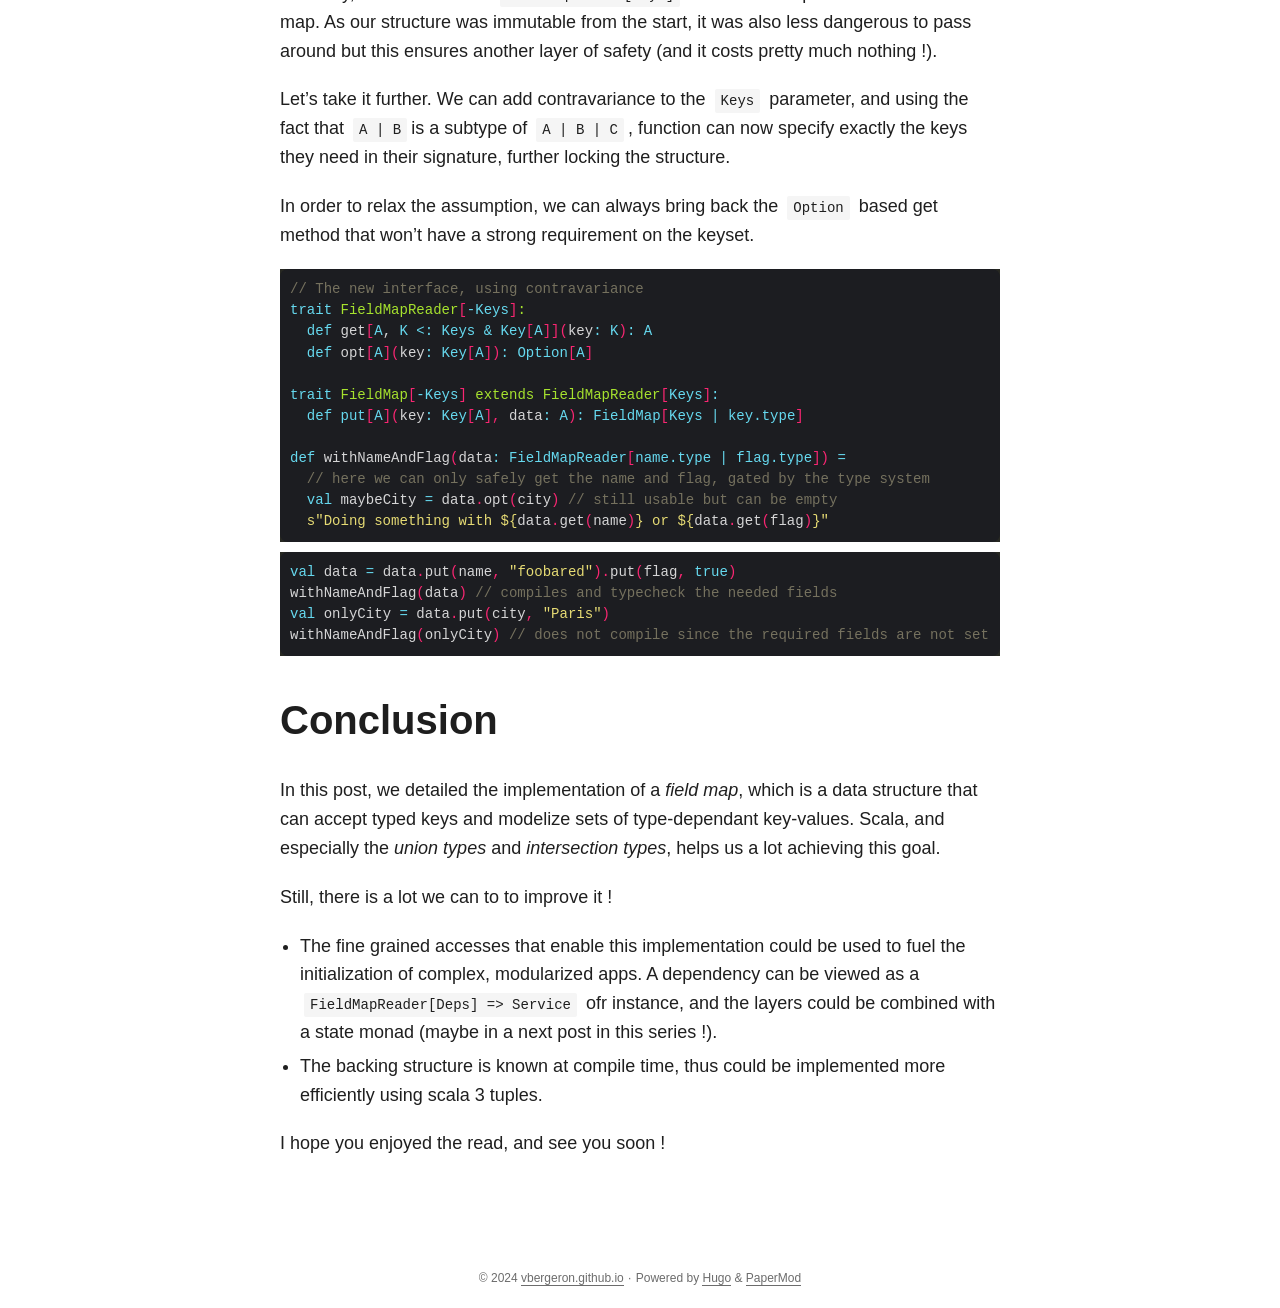
<file: posts/0001-fieldmaps/index.html>
<!DOCTYPE html>
<html lang="en" dir="auto">

<head><meta charset="utf-8">
<meta http-equiv="X-UA-Compatible" content="IE=edge">
<meta name="viewport" content="width=device-width, initial-scale=1, shrink-to-fit=no">
<meta name="robots" content="index, follow">
<title>Field Maps | vbergeron.github.io</title>
<meta name="keywords" content="">
<meta name="description" content="Introduction
Let&rsquo;s talk about a kind of common issue in programing. Imagine you have a large form to fill, or a SQL table to select column from, or really any type of data where you are interested by selecting subsets of its atomic components (like form results, or SQL columns). I call this data structures field maps data, and let&rsquo;s see how we can implement the using the power of the Scala 3 language.">
<meta name="author" content="Valentin Bergeron">
<link rel="canonical" href="https://vbergeron.github.io/posts/0001-fieldmaps/">
<link crossorigin="anonymous" href="/assets/css/stylesheet.d6fcd20a4fb86efa4dfac8ec95da60244cc8871042183da1ef28e3a762ad79c8.css" integrity="sha256-1vzSCk&#43;4bvpN&#43;sjsldpgJEzIhxBCGD2h7yjjp2Ktecg=" rel="preload stylesheet" as="style">
<link rel="icon" href="https://vbergeron.github.io/favicon.ico">
<link rel="icon" type="image/png" sizes="16x16" href="https://vbergeron.github.io/favicon-16x16.png">
<link rel="icon" type="image/png" sizes="32x32" href="https://vbergeron.github.io/favicon-32x32.png">
<link rel="apple-touch-icon" href="https://vbergeron.github.io/apple-touch-icon.png">
<link rel="mask-icon" href="https://vbergeron.github.io/safari-pinned-tab.svg">
<meta name="theme-color" content="#2e2e33">
<meta name="msapplication-TileColor" content="#2e2e33">
<link rel="alternate" hreflang="en" href="https://vbergeron.github.io/posts/0001-fieldmaps/">
<noscript>
    <style>
        #theme-toggle,
        .top-link {
            display: none;
        }

    </style>
    <style>
        @media (prefers-color-scheme: dark) {
            :root {
                --theme: rgb(29, 30, 32);
                --entry: rgb(46, 46, 51);
                --primary: rgb(218, 218, 219);
                --secondary: rgb(155, 156, 157);
                --tertiary: rgb(65, 66, 68);
                --content: rgb(196, 196, 197);
                --code-block-bg: rgb(46, 46, 51);
                --code-bg: rgb(55, 56, 62);
                --border: rgb(51, 51, 51);
            }

            .list {
                background: var(--theme);
            }

            .list:not(.dark)::-webkit-scrollbar-track {
                background: 0 0;
            }

            .list:not(.dark)::-webkit-scrollbar-thumb {
                border-color: var(--theme);
            }
        }

    </style>
</noscript><meta property="og:url" content="https://vbergeron.github.io/posts/0001-fieldmaps/">
  <meta property="og:site_name" content="vbergeron.github.io">
  <meta property="og:title" content="Field Maps">
  <meta property="og:description" content="Introduction Let’s talk about a kind of common issue in programing. Imagine you have a large form to fill, or a SQL table to select column from, or really any type of data where you are interested by selecting subsets of its atomic components (like form results, or SQL columns). I call this data structures field maps data, and let’s see how we can implement the using the power of the Scala 3 language.">
  <meta property="og:locale" content="en-us">
  <meta property="og:type" content="article">
    <meta property="article:section" content="posts">
    <meta property="article:published_time" content="2023-04-21T14:48:55+02:00">
    <meta property="article:modified_time" content="2023-04-21T14:48:55+02:00">
<meta name="twitter:card" content="summary">
<meta name="twitter:title" content="Field Maps">
<meta name="twitter:description" content="Introduction
Let&rsquo;s talk about a kind of common issue in programing. Imagine you have a large form to fill, or a SQL table to select column from, or really any type of data where you are interested by selecting subsets of its atomic components (like form results, or SQL columns). I call this data structures field maps data, and let&rsquo;s see how we can implement the using the power of the Scala 3 language.">


<script type="application/ld+json">
{
  "@context": "https://schema.org",
  "@type": "BreadcrumbList",
  "itemListElement": [
    {
      "@type": "ListItem",
      "position":  1 ,
      "name": "Posts",
      "item": "https://vbergeron.github.io/posts/"
    }, 
    {
      "@type": "ListItem",
      "position":  2 ,
      "name": "Field Maps",
      "item": "https://vbergeron.github.io/posts/0001-fieldmaps/"
    }
  ]
}
</script>
<script type="application/ld+json">
{
  "@context": "https://schema.org",
  "@type": "BlogPosting",
  "headline": "Field Maps",
  "name": "Field Maps",
  "description": "Introduction Let\u0026rsquo;s talk about a kind of common issue in programing. Imagine you have a large form to fill, or a SQL table to select column from, or really any type of data where you are interested by selecting subsets of its atomic components (like form results, or SQL columns). I call this data structures field maps data, and let\u0026rsquo;s see how we can implement the using the power of the Scala 3 language.\n",
  "keywords": [
    
  ],
  "articleBody": "Introduction Let’s talk about a kind of common issue in programing. Imagine you have a large form to fill, or a SQL table to select column from, or really any type of data where you are interested by selecting subsets of its atomic components (like form results, or SQL columns). I call this data structures field maps data, and let’s see how we can implement the using the power of the Scala 3 language.\nThe goal is to be able to quickly represent any subset of the fields without having to create dedidated data structures each time.\nA First solution Our goal is to design such a structure in a way that prevent any runtime exception. Here are our needs :\nThe structure must be immutable : no modification in place Getting the data given a key Adding new fields to the FieldMap Since the structure will be heterogeneous, the key has to carry in some way the type of the value to return. Given these constraints, we can write it like this :\nclass Key[A] That’s it. Since this is a regular class and not a case class, each new instance will have its own identity and will carry the type information. Then, using the universal apply method, we can create keys just like this :\nval name = Key[String] val city = Key[String] val flag = Key[Boolean] To represent the FieldMap proper, given the interface specified, one can write :\ntrait FieldMap: def get[A](key: Key[A]): Option[A] def put[A](key: Key[A], data: A): FieldMap Here we are kind of forced to have an Option[A] returned in order to tackle the case of a key not present yet in the structure. We also want to emphasize immutability, so our write operations needs to return a modified copy of it.\nNow that we have a solid interface, let’s implement it ! First of all, what would be the ideal data structure to back it ? An immutable Map is a natural choice, but what would be the types of the keys and value then ?\nThe key type should be the identity of the Key[A] instance The value, well, can really be anything, so we have to resort to use Any final case class Impl(data: Map[Key[?], Any]) extends FieldMap: def get[A](key: Key[A]): Option[A] = data.get(key).map(_.asinstanceOf[A]) def put[A](key: Key[A], data: A): FieldMap = data + (key -\u003e data) This is pretty straightforward knowing that in scala everything is a subtype of Any. Casting the value on retrieval is completely safe since we already know the type thanks to the key type parameter.\nWe can then test it :\nval data = Impl(Map.empty).put(name, \"Peter\").put(flag, false) val success = data.get(name) // Some(\"Peter\") val failure = data.get(city) // None Great success ! But there are still a lot of points of improvement :\nGetting data means having to take into account the case of the key not being present. This will contaminate a lot of code with Option whereas we statically know when a key should be present or not in most of the cases.\nThere is no separation between reading and writing the fieldmap. Ideally, we should be able to give a read permit on all or part of the fields to “client” function. Power corrupts and our design should take this into consideration\nLet’s try to address these points.\nRefining the design Encoding key sets First, let’s try to address the issue around the Option return type. To safely remove this, we have to track what keys are already in the FieldMap and find a way to have a compile time error when there isn’t one. This is a good application of making invalid state unrepresentable.\nTo properly implement the type-level keyset, we need to attach it somehow to the structure. I choose to represent it as a generic parameter, but an encoding using a type member should be possible (alas more verbose).\ntrait FieldMap[Keys] To represent the set, we can use scala 3 union types, combined with singleton types. Indeed, whenever we create a key, we create a type ! Let’s look at this expression :\nval city = Key[String] What is the type of city ? One could say Key[String] and be right, but the underlying type assigned by the scala compiler is… city.type, which is a very specialized subtype of the Key[T] class.\nThen we use the property of union types, which are the least common supertype of their members, to build the set. Let’s see how everything mix together in the new interface definition.\nHere is the put method:\ndef put[A](key: Key[A], data: A): FieldMap[Keys | key.type] As we have seen before, we modify the definition to track the keys by adding the singleton type to the union.\nThe retrieval is trickier :\ndef get[A, K \u003c: Key[A] \u0026 Keys](key: K): A Let’s break it down :\nThe Option is gone : as we are going to make it impossible to retrieve a key not present, we can simplify the retrun type.\nInstead of having a Key[A] as a parameter, we use a type K that needs to satisfy two conditions: It obviously need to be a subtype of Key[A] and it needs to be a part of the key set.\nSince the set is encoded as k0.type | k1.type | … | kn.type (given k0, k1, …, kn keys), any subset would satisfy the condition. That’s why we use a intersection type to further constraint K to be a single key instance.\nThe implementation won’t change a lot, the signatures aside.\nfinal class Impl[Keys](private val m: Map[Key[?], Any]) extends FieldMap[Keys]: def get[A, K \u003c: Key[A] \u0026 Keys](key: K): A = m(key).asInstanceOf[A] def put[A](key: Key[A], data: A): FieldMap[Keys | key.type] = Impl(m + (key -\u003e data)) We can then verify how it works :\nval name = Key[String] val city = Key[String] val flag = Key[Boolean] val empty: FieldMap[Nothing] = Impl(Map.empty) val data: FieldMap[name.type | city.type] = empty.put(name, \"Peter\").put(flag, false) val success = data.get(name) // \"Peter\" val failure = data.get(city) // compile error ! The compile error is pretty clear also:\nFound: (city : Key[String]) Required: Key[A] \u0026 ((name : Key[String]) | (flag : Key[Boolean])) We reached ou goal, the FieldMap is now typesafe for the get operation !\nReader/Writer separation A pretty nice feature would be to restrict as much as possible the set of capabilities the main structure can delegate to functions and users.\nFirst we can eat the low hanging fruit and clearly separate the reader from the rest using trait composition:\ntrait FieldMapReader[Keys]: def get[A, K \u003c: Keys \u0026 Key[A]](key: K): A trait FieldMap[Keys] extends FieldMapReader[Keys]: def put[A](key: Key[A], data: A): FieldMap[Keys | key.type] This way, we can ask for a FieldMapReader[Keys] instead of the power of the full blown map. As our structure was immutable from the start, it was also less dangerous to pass around but this ensures another layer of safety (and it costs pretty much nothing !).\nLet’s take it further. We can add contravariance to the Keys parameter, and using the fact that A | Bis a subtype of A | B | C, function can now specify exactly the keys they need in their signature, further locking the structure.\nIn order to relax the assumption, we can always bring back the Option based get method that won’t have a strong requirement on the keyset.\n// The new interface, using contravariance trait FieldMapReader[-Keys]: def get[A, K \u003c: Keys \u0026 Key[A]](key: K): A def opt[A](key: Key[A]): Option[A] trait FieldMap[-Keys] extends FieldMapReader[Keys]: def put[A](key: Key[A], data: A): FieldMap[Keys | key.type] def withNameAndFlag(data: FieldMapReader[name.type | flag.type]) = // here we can only safely get the name and flag, gated by the type system val maybeCity = data.opt(city) // still usable but can be empty s\"Doing something with ${data.get(name)} or ${data.get(flag)}\" val data = data.put(name, \"foobared\").put(flag, true) withNameAndFlag(data) // compiles and typecheck the needed fields val onlyCity = data.put(city, \"Paris\") withNameAndFlag(onlyCity) // does not compile since the required fields are not set Conclusion In this post, we detailed the implementation of a field map, which is a data structure that can accept typed keys and modelize sets of type-dependant key-values. Scala, and especially the union types and intersection types, helps us a lot achieving this goal.\nStill, there is a lot we can to to improve it !\nThe fine grained accesses that enable this implementation could be used to fuel the initialization of complex, modularized apps. A dependency can be viewed as a FieldMapReader[Deps] =\u003e Service ofr instance, and the layers could be combined with a state monad (maybe in a next post in this series !). The backing structure is known at compile time, thus could be implemented more efficiently using scala 3 tuples. I hope you enjoyed the read, and see you soon !\n",
  "wordCount" : "1462",
  "inLanguage": "en",
  "datePublished": "2023-04-21T14:48:55+02:00",
  "dateModified": "2023-04-21T14:48:55+02:00",
  "author":{
    "@type": "Person",
    "name": "Valentin Bergeron"
  },
  "mainEntityOfPage": {
    "@type": "WebPage",
    "@id": "https://vbergeron.github.io/posts/0001-fieldmaps/"
  },
  "publisher": {
    "@type": "Organization",
    "name": "vbergeron.github.io",
    "logo": {
      "@type": "ImageObject",
      "url": "https://vbergeron.github.io/favicon.ico"
    }
  }
}
</script>
</head>

<body class="" id="top">
<script>
    if (localStorage.getItem("pref-theme") === "dark") {
        document.body.classList.add('dark');
    } else if (localStorage.getItem("pref-theme") === "light") {
        document.body.classList.remove('dark')
    } else if (window.matchMedia('(prefers-color-scheme: dark)').matches) {
        document.body.classList.add('dark');
    }

</script>

<header class="header">
    <nav class="nav">
        <div class="logo">
            <a href="https://vbergeron.github.io/" accesskey="h" title="vbergeron.github.io (Alt + H)">vbergeron.github.io</a>
            <div class="logo-switches">
                <button id="theme-toggle" accesskey="t" title="(Alt + T)">
                    <svg id="moon" xmlns="http://www.w3.org/2000/svg" width="24" height="18" viewBox="0 0 24 24"
                        fill="none" stroke="currentColor" stroke-width="2" stroke-linecap="round"
                        stroke-linejoin="round">
                        <path d="M21 12.79A9 9 0 1 1 11.21 3 7 7 0 0 0 21 12.79z"></path>
                    </svg>
                    <svg id="sun" xmlns="http://www.w3.org/2000/svg" width="24" height="18" viewBox="0 0 24 24"
                        fill="none" stroke="currentColor" stroke-width="2" stroke-linecap="round"
                        stroke-linejoin="round">
                        <circle cx="12" cy="12" r="5"></circle>
                        <line x1="12" y1="1" x2="12" y2="3"></line>
                        <line x1="12" y1="21" x2="12" y2="23"></line>
                        <line x1="4.22" y1="4.22" x2="5.64" y2="5.64"></line>
                        <line x1="18.36" y1="18.36" x2="19.78" y2="19.78"></line>
                        <line x1="1" y1="12" x2="3" y2="12"></line>
                        <line x1="21" y1="12" x2="23" y2="12"></line>
                        <line x1="4.22" y1="19.78" x2="5.64" y2="18.36"></line>
                        <line x1="18.36" y1="5.64" x2="19.78" y2="4.22"></line>
                    </svg>
                </button>
            </div>
        </div>
        <ul id="menu">
        </ul>
    </nav>
</header>
<main class="main">

<article class="post-single">
  <header class="post-header">
    
    <h1 class="post-title entry-hint-parent">
      Field Maps
    </h1>
    <div class="post-meta"><span title='2023-04-21 14:48:55 +0200 CEST'>April 21, 2023</span>&nbsp;·&nbsp;Valentin Bergeron

</div>
  </header> 
  <div class="post-content"><h1 id="introduction">Introduction<a hidden class="anchor" aria-hidden="true" href="#introduction">#</a></h1>
<p>Let&rsquo;s talk about a kind of common issue in programing. Imagine you have a large form to fill, or a SQL table to select column from, or really any type of data where you are interested by selecting subsets of its atomic components (like form results, or SQL columns). I call this data structures <em>field maps</em> data, and let&rsquo;s see how we can implement the using the power of the Scala 3 language.</p>
<p>The goal is to be able to quickly represent any subset of the fields without having to create dedidated data structures each time.</p>
<h1 id="a-first-solution">A First solution<a hidden class="anchor" aria-hidden="true" href="#a-first-solution">#</a></h1>
<p>Our goal is to design such a structure in a way that prevent any runtime exception. Here are our needs :</p>
<ul>
<li>The structure must be immutable : no modification in place</li>
<li>Getting the data given a key</li>
<li>Adding new fields to the FieldMap</li>
</ul>
<p>Since the structure will be heterogeneous, the key has to carry in some way the type of the value to return. Given these constraints, we can write it like this :</p>
<div class="highlight"><pre tabindex="0" style="color:#f8f8f2;background-color:#272822;-moz-tab-size:4;-o-tab-size:4;tab-size:4;"><code class="language-scala" data-lang="scala"><span style="display:flex;"><span><span style="color:#66d9ef">class</span> <span style="color:#a6e22e">Key</span><span style="color:#f92672">[</span><span style="color:#66d9ef">A</span><span style="color:#f92672">]</span>
</span></span></code></pre></div><p>That’s it. Since this is a regular class and not a case class, each new instance will have its own identity and will carry the type information. Then, using the <a href="https://docs.scala-lang.org/scala3/reference/other-new-features/creator-applications.html">universal apply method</a>, we can create keys just like this :</p>
<div class="highlight"><pre tabindex="0" style="color:#f8f8f2;background-color:#272822;-moz-tab-size:4;-o-tab-size:4;tab-size:4;"><code class="language-scala" data-lang="scala"><span style="display:flex;"><span><span style="color:#66d9ef">val</span> name <span style="color:#66d9ef">=</span> <span style="color:#a6e22e">Key</span><span style="color:#f92672">[</span><span style="color:#66d9ef">String</span><span style="color:#f92672">]</span>
</span></span><span style="display:flex;"><span><span style="color:#66d9ef">val</span> city <span style="color:#66d9ef">=</span> <span style="color:#a6e22e">Key</span><span style="color:#f92672">[</span><span style="color:#66d9ef">String</span><span style="color:#f92672">]</span>
</span></span><span style="display:flex;"><span><span style="color:#66d9ef">val</span> flag <span style="color:#66d9ef">=</span> <span style="color:#a6e22e">Key</span><span style="color:#f92672">[</span><span style="color:#66d9ef">Boolean</span><span style="color:#f92672">]</span>
</span></span></code></pre></div><p>To represent the FieldMap proper, given the interface specified, one can write :</p>
<div class="highlight"><pre tabindex="0" style="color:#f8f8f2;background-color:#272822;-moz-tab-size:4;-o-tab-size:4;tab-size:4;"><code class="language-scala" data-lang="scala"><span style="display:flex;"><span><span style="color:#66d9ef">trait</span> <span style="color:#a6e22e">FieldMap</span><span style="color:#66d9ef">:</span>
</span></span><span style="display:flex;"><span>  <span style="color:#66d9ef">def</span> <span style="color:#66d9ef">get</span><span style="color:#f92672">[</span><span style="color:#66d9ef">A</span><span style="color:#f92672">](</span>key<span style="color:#66d9ef">:</span> <span style="color:#66d9ef">Key</span><span style="color:#f92672">[</span><span style="color:#66d9ef">A</span><span style="color:#f92672">])</span><span style="color:#66d9ef">:</span> <span style="color:#66d9ef">Option</span><span style="color:#f92672">[</span><span style="color:#66d9ef">A</span><span style="color:#f92672">]</span>
</span></span><span style="display:flex;"><span>  <span style="color:#66d9ef">def</span> put<span style="color:#f92672">[</span><span style="color:#66d9ef">A</span><span style="color:#f92672">](</span>key<span style="color:#66d9ef">:</span> <span style="color:#66d9ef">Key</span><span style="color:#f92672">[</span><span style="color:#66d9ef">A</span><span style="color:#f92672">],</span> data<span style="color:#66d9ef">:</span> <span style="color:#66d9ef">A</span><span style="color:#f92672">)</span><span style="color:#66d9ef">:</span> <span style="color:#66d9ef">FieldMap</span>
</span></span></code></pre></div><p>Here we are kind of forced to have an <code>Option[A]</code> returned in order to tackle the case of a key not present yet in the structure. We also want to emphasize immutability, so our write operations needs to return a modified copy of it.</p>
<p>Now that we have a solid interface, let’s implement it ! First of all, what would be the ideal data structure to back it ? An immutable Map is a natural choice, but what would be the types of the keys and value then ?</p>
<ul>
<li>The key type should be the identity of the Key[A] instance</li>
<li>The value, well, can really be anything, so we have to resort to use Any</li>
</ul>
<div class="highlight"><pre tabindex="0" style="color:#f8f8f2;background-color:#272822;-moz-tab-size:4;-o-tab-size:4;tab-size:4;"><code class="language-scala" data-lang="scala"><span style="display:flex;"><span><span style="color:#66d9ef">final</span> <span style="color:#66d9ef">case</span> <span style="color:#66d9ef">class</span> <span style="color:#a6e22e">Impl</span><span style="color:#f92672">(</span>data<span style="color:#66d9ef">:</span> <span style="color:#66d9ef">Map</span><span style="color:#f92672">[</span><span style="color:#66d9ef">Key</span><span style="color:#f92672">[</span><span style="color:#66d9ef">?</span><span style="color:#f92672">]</span>, <span style="color:#66d9ef">Any</span><span style="color:#f92672">])</span> <span style="color:#66d9ef">extends</span> <span style="color:#a6e22e">FieldMap</span><span style="color:#66d9ef">:</span>
</span></span><span style="display:flex;"><span>  <span style="color:#66d9ef">def</span> <span style="color:#66d9ef">get</span><span style="color:#f92672">[</span><span style="color:#66d9ef">A</span><span style="color:#f92672">](</span>key<span style="color:#66d9ef">:</span> <span style="color:#66d9ef">Key</span><span style="color:#f92672">[</span><span style="color:#66d9ef">A</span><span style="color:#f92672">])</span><span style="color:#66d9ef">:</span> <span style="color:#66d9ef">Option</span><span style="color:#f92672">[</span><span style="color:#66d9ef">A</span><span style="color:#f92672">]</span> <span style="color:#66d9ef">=</span>
</span></span><span style="display:flex;"><span>    data<span style="color:#f92672">.</span>get<span style="color:#f92672">(</span>key<span style="color:#f92672">).</span>map<span style="color:#f92672">(</span><span style="color:#66d9ef">_</span><span style="color:#f92672">.</span>asinstanceOf<span style="color:#f92672">[</span><span style="color:#66d9ef">A</span><span style="color:#f92672">])</span>
</span></span><span style="display:flex;"><span>
</span></span><span style="display:flex;"><span>  <span style="color:#66d9ef">def</span> put<span style="color:#f92672">[</span><span style="color:#66d9ef">A</span><span style="color:#f92672">](</span>key<span style="color:#66d9ef">:</span> <span style="color:#66d9ef">Key</span><span style="color:#f92672">[</span><span style="color:#66d9ef">A</span><span style="color:#f92672">],</span> data<span style="color:#66d9ef">:</span> <span style="color:#66d9ef">A</span><span style="color:#f92672">)</span><span style="color:#66d9ef">:</span> <span style="color:#66d9ef">FieldMap</span> <span style="color:#f92672">=</span>
</span></span><span style="display:flex;"><span>    data <span style="color:#f92672">+</span> <span style="color:#f92672">(</span>key <span style="color:#f92672">-&gt;</span> data<span style="color:#f92672">)</span>
</span></span></code></pre></div><p>This is pretty straightforward knowing that in scala everything is a subtype of Any. Casting the value on retrieval is completely safe since we already know the type thanks to the key type parameter.</p>
<p>We can then test it :</p>
<div class="highlight"><pre tabindex="0" style="color:#f8f8f2;background-color:#272822;-moz-tab-size:4;-o-tab-size:4;tab-size:4;"><code class="language-scala" data-lang="scala"><span style="display:flex;"><span><span style="color:#66d9ef">val</span> data <span style="color:#66d9ef">=</span> <span style="color:#a6e22e">Impl</span><span style="color:#f92672">(</span><span style="color:#a6e22e">Map</span><span style="color:#f92672">.</span>empty<span style="color:#f92672">).</span>put<span style="color:#f92672">(</span>name<span style="color:#f92672">,</span> <span style="color:#e6db74">&#34;Peter&#34;</span><span style="color:#f92672">).</span>put<span style="color:#f92672">(</span>flag<span style="color:#f92672">,</span> <span style="color:#66d9ef">false</span><span style="color:#f92672">)</span>
</span></span><span style="display:flex;"><span>
</span></span><span style="display:flex;"><span><span style="color:#66d9ef">val</span> success <span style="color:#66d9ef">=</span> data<span style="color:#f92672">.</span>get<span style="color:#f92672">(</span>name<span style="color:#f92672">)</span> <span style="color:#75715e">// Some(&#34;Peter&#34;)
</span></span></span><span style="display:flex;"><span><span style="color:#75715e"></span><span style="color:#66d9ef">val</span> failure <span style="color:#66d9ef">=</span> data<span style="color:#f92672">.</span>get<span style="color:#f92672">(</span>city<span style="color:#f92672">)</span> <span style="color:#75715e">// None
</span></span></span></code></pre></div><p>Great success ! But there are still a lot of points of improvement :</p>
<ul>
<li>
<p>Getting data means having to take into account the case of the key not being present. This will contaminate a lot of code with Option whereas we statically know when a key should be present or not in most of the cases.</p>
</li>
<li>
<p>There is no separation between reading and writing the fieldmap. Ideally, we should be able to give a read permit on all or part of the fields to “client” function. <em>Power corrupts</em> and our design should take this into consideration</p>
</li>
</ul>
<p>Let’s try to address these points.</p>
<h1 id="refining-the-design">Refining the design<a hidden class="anchor" aria-hidden="true" href="#refining-the-design">#</a></h1>
<h2 id="encoding-key-sets">Encoding key sets<a hidden class="anchor" aria-hidden="true" href="#encoding-key-sets">#</a></h2>
<p>First, let’s try to address the issue around the <code>Option</code> return type. To safely remove this, we have to track what keys are already in the FieldMap and find a way to have a compile time error when there isn’t one. This is a good application of making invalid state unrepresentable.</p>
<p>To properly implement the type-level keyset, we need to attach it somehow to the structure. I choose to represent it as a generic parameter, but an encoding using a type member should be possible (alas more verbose).</p>
<div class="highlight"><pre tabindex="0" style="color:#f8f8f2;background-color:#272822;-moz-tab-size:4;-o-tab-size:4;tab-size:4;"><code class="language-scala" data-lang="scala"><span style="display:flex;"><span><span style="color:#66d9ef">trait</span> <span style="color:#a6e22e">FieldMap</span><span style="color:#f92672">[</span><span style="color:#66d9ef">Keys</span><span style="color:#f92672">]</span>
</span></span></code></pre></div><p>To represent the set, we can use scala 3 union types, combined with singleton types. Indeed, whenever we create a key, we create a type ! Let’s look at this expression :</p>
<div class="highlight"><pre tabindex="0" style="color:#f8f8f2;background-color:#272822;-moz-tab-size:4;-o-tab-size:4;tab-size:4;"><code class="language-scala" data-lang="scala"><span style="display:flex;"><span><span style="color:#66d9ef">val</span> city <span style="color:#66d9ef">=</span> <span style="color:#a6e22e">Key</span><span style="color:#f92672">[</span><span style="color:#66d9ef">String</span><span style="color:#f92672">]</span>
</span></span></code></pre></div><p>What is the type of city ? One could say <code>Key[String]</code> and be right, but the underlying type assigned by the scala compiler is… <code>city.type</code>, which is a <em>very</em> specialized subtype of the <code>Key[T]</code> class.</p>
<p>Then we use the property of union types, which are the <em>least common supertype</em> of their members, to build the set. Let’s see how everything mix together in the new interface definition.</p>
<p>Here is the <code>put</code> method:</p>
<div class="highlight"><pre tabindex="0" style="color:#f8f8f2;background-color:#272822;-moz-tab-size:4;-o-tab-size:4;tab-size:4;"><code class="language-scala" data-lang="scala"><span style="display:flex;"><span><span style="color:#66d9ef">def</span> put<span style="color:#f92672">[</span><span style="color:#66d9ef">A</span><span style="color:#f92672">](</span>key<span style="color:#66d9ef">:</span> <span style="color:#66d9ef">Key</span><span style="color:#f92672">[</span><span style="color:#66d9ef">A</span><span style="color:#f92672">],</span> data<span style="color:#66d9ef">:</span> <span style="color:#66d9ef">A</span><span style="color:#f92672">)</span><span style="color:#66d9ef">:</span> <span style="color:#66d9ef">FieldMap</span><span style="color:#f92672">[</span><span style="color:#66d9ef">Keys</span> <span style="color:#66d9ef">|</span> <span style="color:#66d9ef">key.</span><span style="color:#66d9ef">type</span><span style="color:#f92672">]</span>
</span></span></code></pre></div><p>As we have seen before, we modify the definition to track the keys by adding the singleton type to the union.</p>
<p>The retrieval is trickier :</p>
<div class="highlight"><pre tabindex="0" style="color:#f8f8f2;background-color:#272822;-moz-tab-size:4;-o-tab-size:4;tab-size:4;"><code class="language-scala" data-lang="scala"><span style="display:flex;"><span><span style="color:#66d9ef">def</span> get<span style="color:#f92672">[</span><span style="color:#66d9ef">A</span>, <span style="color:#66d9ef">K</span> <span style="color:#66d9ef">&lt;:</span> <span style="color:#66d9ef">Key</span><span style="color:#f92672">[</span><span style="color:#66d9ef">A</span><span style="color:#f92672">]</span> <span style="color:#66d9ef">&amp;</span> <span style="color:#66d9ef">Keys</span><span style="color:#f92672">](</span>key<span style="color:#66d9ef">:</span> <span style="color:#66d9ef">K</span><span style="color:#f92672">)</span><span style="color:#66d9ef">:</span> <span style="color:#66d9ef">A</span> 
</span></span></code></pre></div><p>Let’s break it down :</p>
<ul>
<li>
<p>The <code>Option</code> is gone :  as we are going to make it impossible to retrieve a key not present, we can simplify the retrun type.</p>
</li>
<li>
<p>Instead of having a <code>Key[A]</code> as a parameter, we use a type K that needs to satisfy two conditions: It obviously need to be a subtype of <code>Key[A]</code> and it needs to be a part of the key set.</p>
</li>
</ul>
<p>Since the set is encoded as <code>k0.type | k1.type | … | kn.type</code> (given <code>k0</code>, <code>k1</code>, &hellip;, <code>kn</code> keys), any subset would satisfy the condition. That’s why we use a <em>intersection type</em> to further constraint K to be a single key instance.</p>
<p>The implementation won’t change a lot, the signatures aside.</p>
<div class="highlight"><pre tabindex="0" style="color:#f8f8f2;background-color:#272822;-moz-tab-size:4;-o-tab-size:4;tab-size:4;"><code class="language-scala" data-lang="scala"><span style="display:flex;"><span><span style="color:#66d9ef">final</span> <span style="color:#66d9ef">class</span> <span style="color:#a6e22e">Impl</span><span style="color:#f92672">[</span><span style="color:#66d9ef">Keys</span><span style="color:#f92672">](</span><span style="color:#66d9ef">private</span> <span style="color:#66d9ef">val</span> m<span style="color:#66d9ef">:</span> <span style="color:#66d9ef">Map</span><span style="color:#f92672">[</span><span style="color:#66d9ef">Key</span><span style="color:#f92672">[</span><span style="color:#66d9ef">?</span><span style="color:#f92672">]</span>, <span style="color:#66d9ef">Any</span><span style="color:#f92672">])</span> <span style="color:#66d9ef">extends</span> <span style="color:#a6e22e">FieldMap</span><span style="color:#f92672">[</span><span style="color:#66d9ef">Keys</span><span style="color:#f92672">]</span><span style="color:#66d9ef">:</span>
</span></span><span style="display:flex;"><span>  <span style="color:#66d9ef">def</span> <span style="color:#66d9ef">get</span><span style="color:#f92672">[</span><span style="color:#66d9ef">A</span>, <span style="color:#66d9ef">K</span> <span style="color:#66d9ef">&lt;:</span> <span style="color:#66d9ef">Key</span><span style="color:#f92672">[</span><span style="color:#66d9ef">A</span><span style="color:#f92672">]</span> <span style="color:#66d9ef">&amp;</span> <span style="color:#66d9ef">Keys</span><span style="color:#f92672">](</span>key<span style="color:#66d9ef">:</span> <span style="color:#66d9ef">K</span><span style="color:#f92672">)</span><span style="color:#66d9ef">:</span> <span style="color:#66d9ef">A</span> <span style="color:#f92672">=</span>
</span></span><span style="display:flex;"><span>    m<span style="color:#f92672">(</span>key<span style="color:#f92672">).</span>asInstanceOf<span style="color:#f92672">[</span><span style="color:#66d9ef">A</span><span style="color:#f92672">]</span>
</span></span><span style="display:flex;"><span>
</span></span><span style="display:flex;"><span>  <span style="color:#66d9ef">def</span> put<span style="color:#f92672">[</span><span style="color:#66d9ef">A</span><span style="color:#f92672">](</span>key<span style="color:#66d9ef">:</span> <span style="color:#66d9ef">Key</span><span style="color:#f92672">[</span><span style="color:#66d9ef">A</span><span style="color:#f92672">],</span> data<span style="color:#66d9ef">:</span> <span style="color:#66d9ef">A</span><span style="color:#f92672">)</span><span style="color:#66d9ef">:</span> <span style="color:#66d9ef">FieldMap</span><span style="color:#f92672">[</span><span style="color:#66d9ef">Keys</span> <span style="color:#66d9ef">|</span> <span style="color:#66d9ef">key.</span><span style="color:#66d9ef">type</span><span style="color:#f92672">]</span> <span style="color:#66d9ef">=</span>
</span></span><span style="display:flex;"><span>    <span style="color:#a6e22e">Impl</span><span style="color:#f92672">(</span>m <span style="color:#f92672">+</span> <span style="color:#f92672">(</span>key <span style="color:#f92672">-&gt;</span> data<span style="color:#f92672">))</span>
</span></span></code></pre></div><p>We can then verify how it works :</p>
<div class="highlight"><pre tabindex="0" style="color:#f8f8f2;background-color:#272822;-moz-tab-size:4;-o-tab-size:4;tab-size:4;"><code class="language-scala" data-lang="scala"><span style="display:flex;"><span><span style="color:#66d9ef">val</span> name <span style="color:#66d9ef">=</span> <span style="color:#a6e22e">Key</span><span style="color:#f92672">[</span><span style="color:#66d9ef">String</span><span style="color:#f92672">]</span>
</span></span><span style="display:flex;"><span><span style="color:#66d9ef">val</span> city <span style="color:#66d9ef">=</span> <span style="color:#a6e22e">Key</span><span style="color:#f92672">[</span><span style="color:#66d9ef">String</span><span style="color:#f92672">]</span>
</span></span><span style="display:flex;"><span><span style="color:#66d9ef">val</span> flag <span style="color:#66d9ef">=</span> <span style="color:#a6e22e">Key</span><span style="color:#f92672">[</span><span style="color:#66d9ef">Boolean</span><span style="color:#f92672">]</span>
</span></span><span style="display:flex;"><span>
</span></span><span style="display:flex;"><span><span style="color:#66d9ef">val</span> empty<span style="color:#66d9ef">:</span> <span style="color:#66d9ef">FieldMap</span><span style="color:#f92672">[</span><span style="color:#66d9ef">Nothing</span><span style="color:#f92672">]</span> <span style="color:#66d9ef">=</span> <span style="color:#a6e22e">Impl</span><span style="color:#f92672">(</span><span style="color:#a6e22e">Map</span><span style="color:#f92672">.</span>empty<span style="color:#f92672">)</span>
</span></span><span style="display:flex;"><span>
</span></span><span style="display:flex;"><span><span style="color:#66d9ef">val</span> data<span style="color:#66d9ef">:</span> <span style="color:#66d9ef">FieldMap</span><span style="color:#f92672">[</span><span style="color:#66d9ef">name.</span><span style="color:#66d9ef">type</span> <span style="color:#66d9ef">|</span> <span style="color:#66d9ef">city.</span><span style="color:#66d9ef">type</span><span style="color:#f92672">]</span> <span style="color:#66d9ef">=</span> 
</span></span><span style="display:flex;"><span>  empty<span style="color:#f92672">.</span>put<span style="color:#f92672">(</span>name<span style="color:#f92672">,</span> <span style="color:#e6db74">&#34;Peter&#34;</span><span style="color:#f92672">).</span>put<span style="color:#f92672">(</span>flag<span style="color:#f92672">,</span> <span style="color:#66d9ef">false</span><span style="color:#f92672">)</span>
</span></span><span style="display:flex;"><span>
</span></span><span style="display:flex;"><span><span style="color:#66d9ef">val</span> success <span style="color:#66d9ef">=</span> data<span style="color:#f92672">.</span>get<span style="color:#f92672">(</span>name<span style="color:#f92672">)</span> <span style="color:#75715e">// &#34;Peter&#34;
</span></span></span><span style="display:flex;"><span><span style="color:#75715e"></span><span style="color:#66d9ef">val</span> failure <span style="color:#66d9ef">=</span> data<span style="color:#f92672">.</span>get<span style="color:#f92672">(</span>city<span style="color:#f92672">)</span> <span style="color:#75715e">// compile error !
</span></span></span></code></pre></div><p>The compile error is pretty clear also:</p>
<pre tabindex="0"><code class="language-raw" data-lang="raw">Found:    (city : Key[String])
Required: Key[A] &amp; ((name : Key[String]) | (flag : Key[Boolean]))
</code></pre><p>We reached ou goal, the <code>FieldMap</code> is now typesafe for the get operation !</p>
<h2 id="readerwriter-separation">Reader/Writer separation<a hidden class="anchor" aria-hidden="true" href="#readerwriter-separation">#</a></h2>
<p>A pretty nice feature would be to restrict as much as possible the set of capabilities the main structure can delegate to functions and users.</p>
<p>First we can eat the low hanging fruit and clearly separate the reader from the rest using trait composition:</p>
<div class="highlight"><pre tabindex="0" style="color:#f8f8f2;background-color:#272822;-moz-tab-size:4;-o-tab-size:4;tab-size:4;"><code class="language-scala" data-lang="scala"><span style="display:flex;"><span><span style="color:#66d9ef">trait</span> <span style="color:#a6e22e">FieldMapReader</span><span style="color:#f92672">[</span><span style="color:#66d9ef">Keys</span><span style="color:#f92672">]</span><span style="color:#a6e22e">:</span>
</span></span><span style="display:flex;"><span>  <span style="color:#66d9ef">def</span> get<span style="color:#f92672">[</span><span style="color:#66d9ef">A</span>, <span style="color:#66d9ef">K</span> <span style="color:#66d9ef">&lt;:</span> <span style="color:#66d9ef">Keys</span> <span style="color:#66d9ef">&amp;</span> <span style="color:#66d9ef">Key</span><span style="color:#f92672">[</span><span style="color:#66d9ef">A</span><span style="color:#f92672">]](</span>key<span style="color:#66d9ef">:</span> <span style="color:#66d9ef">K</span><span style="color:#f92672">)</span><span style="color:#66d9ef">:</span> <span style="color:#66d9ef">A</span>
</span></span><span style="display:flex;"><span>
</span></span><span style="display:flex;"><span><span style="color:#66d9ef">trait</span> <span style="color:#a6e22e">FieldMap</span><span style="color:#f92672">[</span><span style="color:#66d9ef">Keys</span><span style="color:#f92672">]</span> <span style="color:#a6e22e">extends</span> <span style="color:#a6e22e">FieldMapReader</span><span style="color:#f92672">[</span><span style="color:#66d9ef">Keys</span><span style="color:#f92672">]</span><span style="color:#66d9ef">:</span>
</span></span><span style="display:flex;"><span>  <span style="color:#66d9ef">def</span> <span style="color:#66d9ef">put</span><span style="color:#f92672">[</span><span style="color:#66d9ef">A</span><span style="color:#f92672">](</span>key<span style="color:#66d9ef">:</span> <span style="color:#66d9ef">Key</span><span style="color:#f92672">[</span><span style="color:#66d9ef">A</span><span style="color:#f92672">],</span> data<span style="color:#66d9ef">:</span> <span style="color:#66d9ef">A</span><span style="color:#f92672">)</span><span style="color:#66d9ef">:</span> <span style="color:#66d9ef">FieldMap</span><span style="color:#f92672">[</span><span style="color:#66d9ef">Keys</span> <span style="color:#66d9ef">|</span> <span style="color:#66d9ef">key.</span><span style="color:#66d9ef">type</span><span style="color:#f92672">]</span>
</span></span></code></pre></div><p>This way, we can ask for a <code>FieldMapReader[Keys]</code> instead of the power of the full blown map. As our structure was immutable from the start, it was also less dangerous to pass around but this ensures another layer of safety (and it costs pretty much nothing !).</p>
<p>Let&rsquo;s take it further. We can add contravariance to the <code>Keys</code> parameter, and using the fact that <code>A | B</code>is a subtype of <code>A | B | C</code>, function can now specify exactly the keys they need in their signature, further locking the structure.</p>
<p>In order to relax the assumption, we can always bring back the <code>Option</code> based get method that won&rsquo;t have a strong requirement on the keyset.</p>
<div class="highlight"><pre tabindex="0" style="color:#f8f8f2;background-color:#272822;-moz-tab-size:4;-o-tab-size:4;tab-size:4;"><code class="language-scala" data-lang="scala"><span style="display:flex;"><span><span style="color:#75715e">// The new interface, using contravariance
</span></span></span><span style="display:flex;"><span><span style="color:#75715e"></span><span style="color:#66d9ef">trait</span> <span style="color:#a6e22e">FieldMapReader</span><span style="color:#f92672">[</span><span style="color:#66d9ef">-Keys</span><span style="color:#f92672">]</span><span style="color:#a6e22e">:</span>
</span></span><span style="display:flex;"><span>  <span style="color:#66d9ef">def</span> get<span style="color:#f92672">[</span><span style="color:#66d9ef">A</span>, <span style="color:#66d9ef">K</span> <span style="color:#66d9ef">&lt;:</span> <span style="color:#66d9ef">Keys</span> <span style="color:#66d9ef">&amp;</span> <span style="color:#66d9ef">Key</span><span style="color:#f92672">[</span><span style="color:#66d9ef">A</span><span style="color:#f92672">]](</span>key<span style="color:#66d9ef">:</span> <span style="color:#66d9ef">K</span><span style="color:#f92672">)</span><span style="color:#66d9ef">:</span> <span style="color:#66d9ef">A</span> 
</span></span><span style="display:flex;"><span>  <span style="color:#66d9ef">def</span> opt<span style="color:#f92672">[</span><span style="color:#66d9ef">A</span><span style="color:#f92672">](</span>key<span style="color:#66d9ef">:</span> <span style="color:#66d9ef">Key</span><span style="color:#f92672">[</span><span style="color:#66d9ef">A</span><span style="color:#f92672">])</span><span style="color:#66d9ef">:</span> <span style="color:#66d9ef">Option</span><span style="color:#f92672">[</span><span style="color:#66d9ef">A</span><span style="color:#f92672">]</span>
</span></span><span style="display:flex;"><span>
</span></span><span style="display:flex;"><span><span style="color:#66d9ef">trait</span> <span style="color:#a6e22e">FieldMap</span><span style="color:#f92672">[</span><span style="color:#66d9ef">-Keys</span><span style="color:#f92672">]</span> <span style="color:#a6e22e">extends</span> <span style="color:#a6e22e">FieldMapReader</span><span style="color:#f92672">[</span><span style="color:#66d9ef">Keys</span><span style="color:#f92672">]</span><span style="color:#66d9ef">:</span>
</span></span><span style="display:flex;"><span>  <span style="color:#66d9ef">def</span> <span style="color:#66d9ef">put</span><span style="color:#f92672">[</span><span style="color:#66d9ef">A</span><span style="color:#f92672">](</span>key<span style="color:#66d9ef">:</span> <span style="color:#66d9ef">Key</span><span style="color:#f92672">[</span><span style="color:#66d9ef">A</span><span style="color:#f92672">],</span> data<span style="color:#66d9ef">:</span> <span style="color:#66d9ef">A</span><span style="color:#f92672">)</span><span style="color:#66d9ef">:</span> <span style="color:#66d9ef">FieldMap</span><span style="color:#f92672">[</span><span style="color:#66d9ef">Keys</span> <span style="color:#66d9ef">|</span> <span style="color:#66d9ef">key.</span><span style="color:#66d9ef">type</span><span style="color:#f92672">]</span>
</span></span><span style="display:flex;"><span>
</span></span><span style="display:flex;"><span><span style="color:#66d9ef">def</span> withNameAndFlag<span style="color:#f92672">(</span>data<span style="color:#66d9ef">:</span> <span style="color:#66d9ef">FieldMapReader</span><span style="color:#f92672">[</span><span style="color:#66d9ef">name.</span><span style="color:#66d9ef">type</span> <span style="color:#66d9ef">|</span> <span style="color:#66d9ef">flag.</span><span style="color:#66d9ef">type</span><span style="color:#f92672">])</span> <span style="color:#66d9ef">=</span>
</span></span><span style="display:flex;"><span>  <span style="color:#75715e">// here we can only safely get the name and flag, gated by the type system
</span></span></span><span style="display:flex;"><span><span style="color:#75715e"></span>  <span style="color:#66d9ef">val</span> maybeCity <span style="color:#66d9ef">=</span> data<span style="color:#f92672">.</span>opt<span style="color:#f92672">(</span>city<span style="color:#f92672">)</span> <span style="color:#75715e">// still usable but can be empty
</span></span></span><span style="display:flex;"><span><span style="color:#75715e"></span>  <span style="color:#e6db74">s&#34;Doing something with </span><span style="color:#e6db74">${</span>data<span style="color:#f92672">.</span>get<span style="color:#f92672">(</span>name<span style="color:#f92672">)</span><span style="color:#e6db74">}</span><span style="color:#e6db74"> or </span><span style="color:#e6db74">${</span>data<span style="color:#f92672">.</span>get<span style="color:#f92672">(</span>flag<span style="color:#f92672">)</span><span style="color:#e6db74">}</span><span style="color:#e6db74">&#34;</span>
</span></span></code></pre></div><div class="highlight"><pre tabindex="0" style="color:#f8f8f2;background-color:#272822;-moz-tab-size:4;-o-tab-size:4;tab-size:4;"><code class="language-scala" data-lang="scala"><span style="display:flex;"><span><span style="color:#66d9ef">val</span> data <span style="color:#66d9ef">=</span> data<span style="color:#f92672">.</span>put<span style="color:#f92672">(</span>name<span style="color:#f92672">,</span> <span style="color:#e6db74">&#34;foobared&#34;</span><span style="color:#f92672">).</span>put<span style="color:#f92672">(</span>flag<span style="color:#f92672">,</span> <span style="color:#66d9ef">true</span><span style="color:#f92672">)</span>
</span></span><span style="display:flex;"><span>withNameAndFlag<span style="color:#f92672">(</span>data<span style="color:#f92672">)</span> <span style="color:#75715e">// compiles and typecheck the needed fields
</span></span></span><span style="display:flex;"><span><span style="color:#75715e"></span><span style="color:#66d9ef">val</span> onlyCity <span style="color:#66d9ef">=</span> data<span style="color:#f92672">.</span>put<span style="color:#f92672">(</span>city<span style="color:#f92672">,</span> <span style="color:#e6db74">&#34;Paris&#34;</span><span style="color:#f92672">)</span>
</span></span><span style="display:flex;"><span>withNameAndFlag<span style="color:#f92672">(</span>onlyCity<span style="color:#f92672">)</span> <span style="color:#75715e">// does not compile since the required fields are not set
</span></span></span></code></pre></div><h1 id="conclusion">Conclusion<a hidden class="anchor" aria-hidden="true" href="#conclusion">#</a></h1>
<p>In this post, we detailed the implementation of a <em>field map</em>, which is a data structure that can accept typed keys and modelize sets of type-dependant key-values. Scala, and especially the <em>union types</em> and <em>intersection types</em>, helps us a lot achieving this goal.</p>
<p>Still, there is a lot we can to to improve it !</p>
<ul>
<li>The fine grained accesses that enable this implementation could be used to fuel the initialization of complex, modularized apps. A dependency can be viewed as a <code>FieldMapReader[Deps] =&gt; Service</code> ofr instance, and the layers could be combined with a state monad (maybe in a next post in this series !).</li>
<li>The backing structure is known at compile time, thus could be implemented more efficiently using scala 3 tuples.</li>
</ul>
<p>I hope you enjoyed the read, and see you soon !</p>


  </div>

  <footer class="post-footer">
    <ul class="post-tags">
    </ul>
  </footer>
</article>
    </main>
    
<footer class="footer">
        <span>&copy; 2024 <a href="https://vbergeron.github.io/">vbergeron.github.io</a></span> · 

    <span>
        Powered by
        <a href="https://gohugo.io/" rel="noopener noreferrer" target="_blank">Hugo</a> &
        <a href="https://github.com/adityatelange/hugo-PaperMod/" rel="noopener" target="_blank">PaperMod</a>
    </span>
</footer>
<a href="#top" aria-label="go to top" title="Go to Top (Alt + G)" class="top-link" id="top-link" accesskey="g">
    <svg xmlns="http://www.w3.org/2000/svg" viewBox="0 0 12 6" fill="currentColor">
        <path d="M12 6H0l6-6z" />
    </svg>
</a>

<script>
    let menu = document.getElementById('menu')
    if (menu) {
        menu.scrollLeft = localStorage.getItem("menu-scroll-position");
        menu.onscroll = function () {
            localStorage.setItem("menu-scroll-position", menu.scrollLeft);
        }
    }

    document.querySelectorAll('a[href^="#"]').forEach(anchor => {
        anchor.addEventListener("click", function (e) {
            e.preventDefault();
            var id = this.getAttribute("href").substr(1);
            if (!window.matchMedia('(prefers-reduced-motion: reduce)').matches) {
                document.querySelector(`[id='${decodeURIComponent(id)}']`).scrollIntoView({
                    behavior: "smooth"
                });
            } else {
                document.querySelector(`[id='${decodeURIComponent(id)}']`).scrollIntoView();
            }
            if (id === "top") {
                history.replaceState(null, null, " ");
            } else {
                history.pushState(null, null, `#${id}`);
            }
        });
    });

</script>
<script>
    var mybutton = document.getElementById("top-link");
    window.onscroll = function () {
        if (document.body.scrollTop > 800 || document.documentElement.scrollTop > 800) {
            mybutton.style.visibility = "visible";
            mybutton.style.opacity = "1";
        } else {
            mybutton.style.visibility = "hidden";
            mybutton.style.opacity = "0";
        }
    };

</script>
<script>
    document.getElementById("theme-toggle").addEventListener("click", () => {
        if (document.body.className.includes("dark")) {
            document.body.classList.remove('dark');
            localStorage.setItem("pref-theme", 'light');
        } else {
            document.body.classList.add('dark');
            localStorage.setItem("pref-theme", 'dark');
        }
    })

</script>
</body>

</html>
</file>
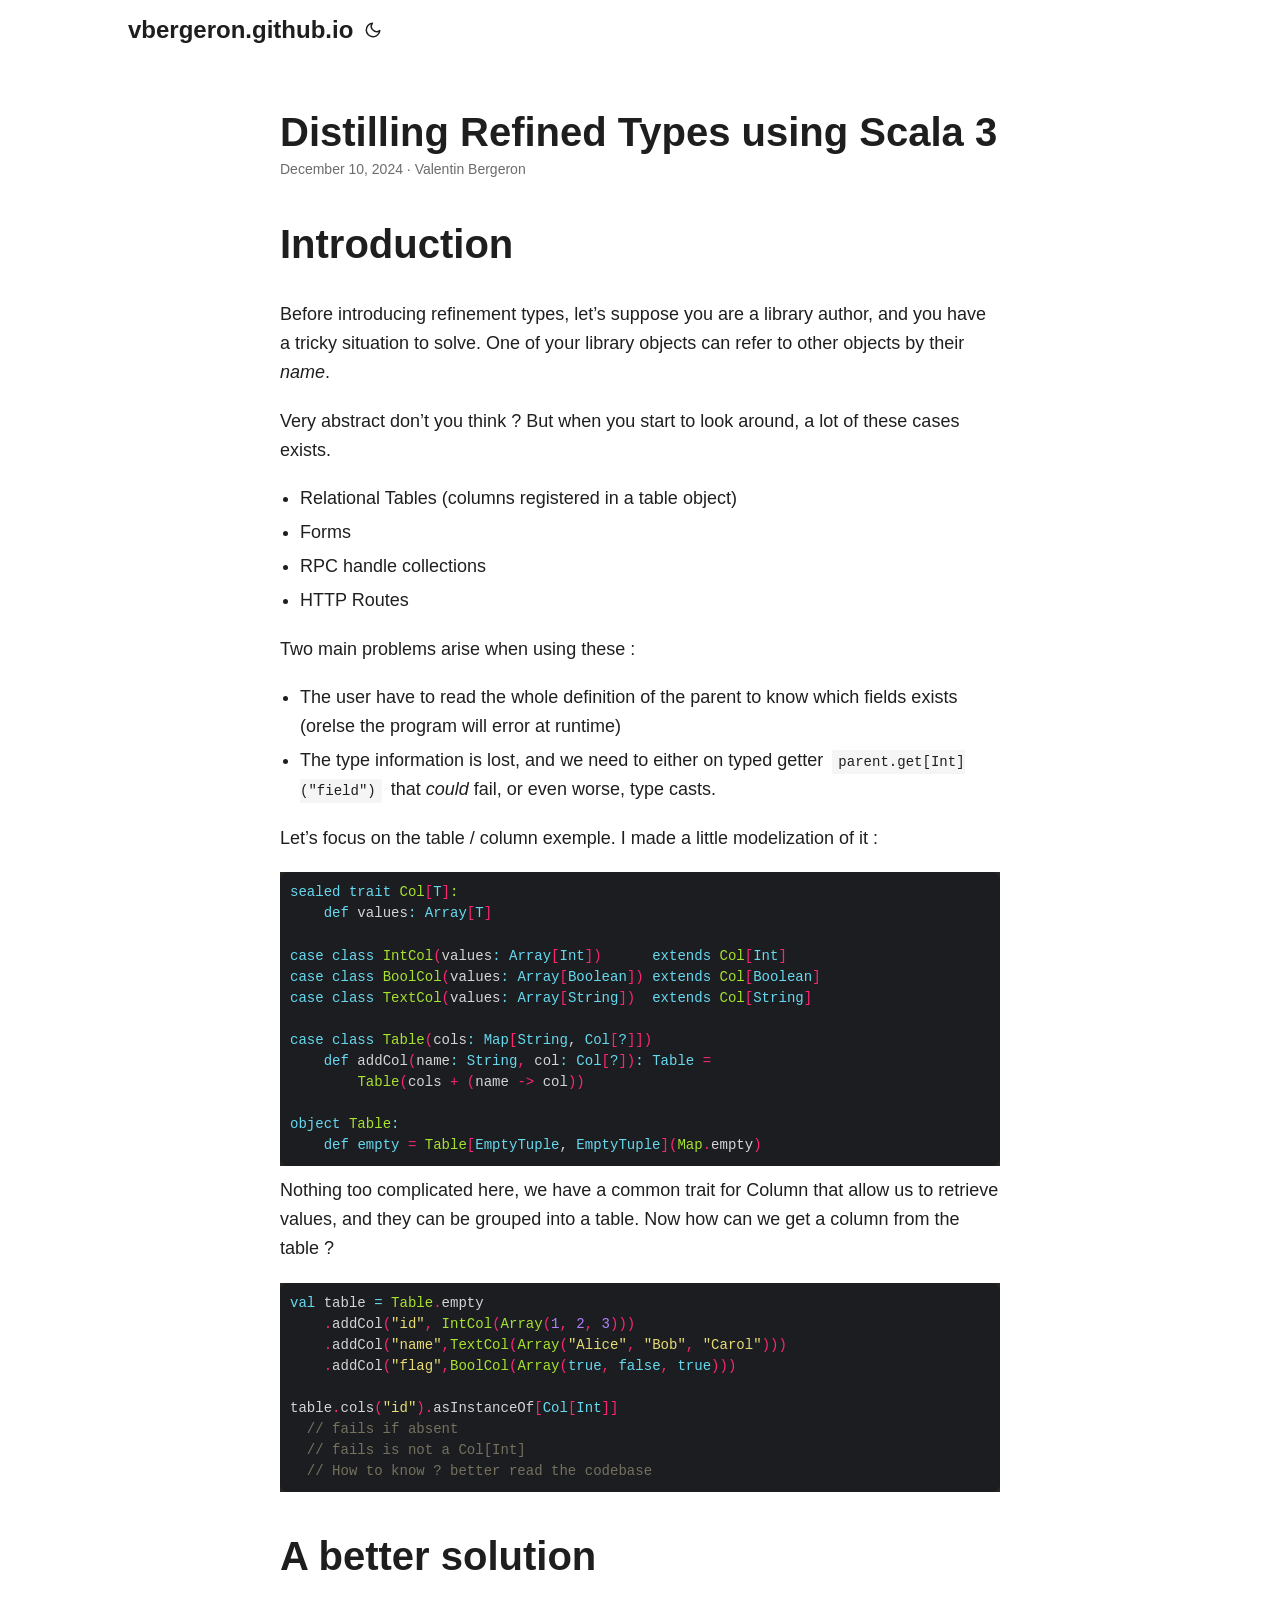
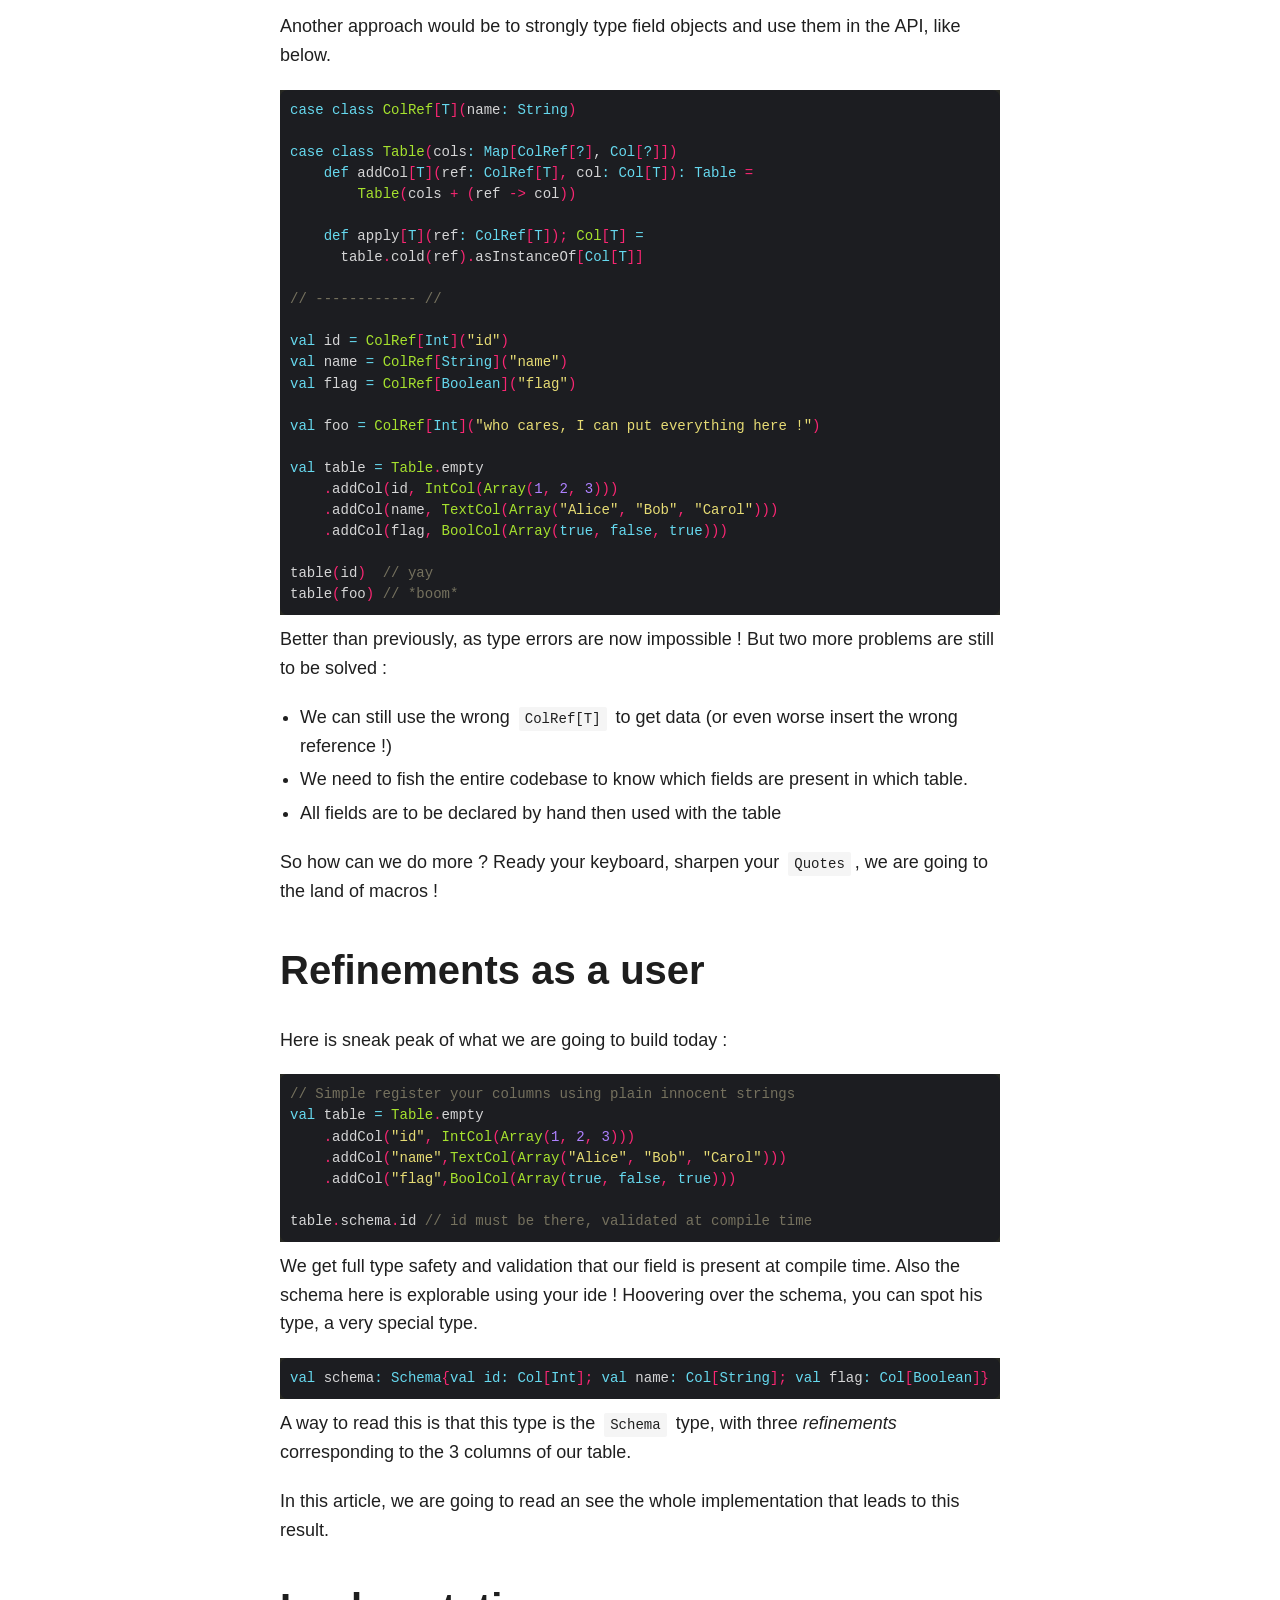
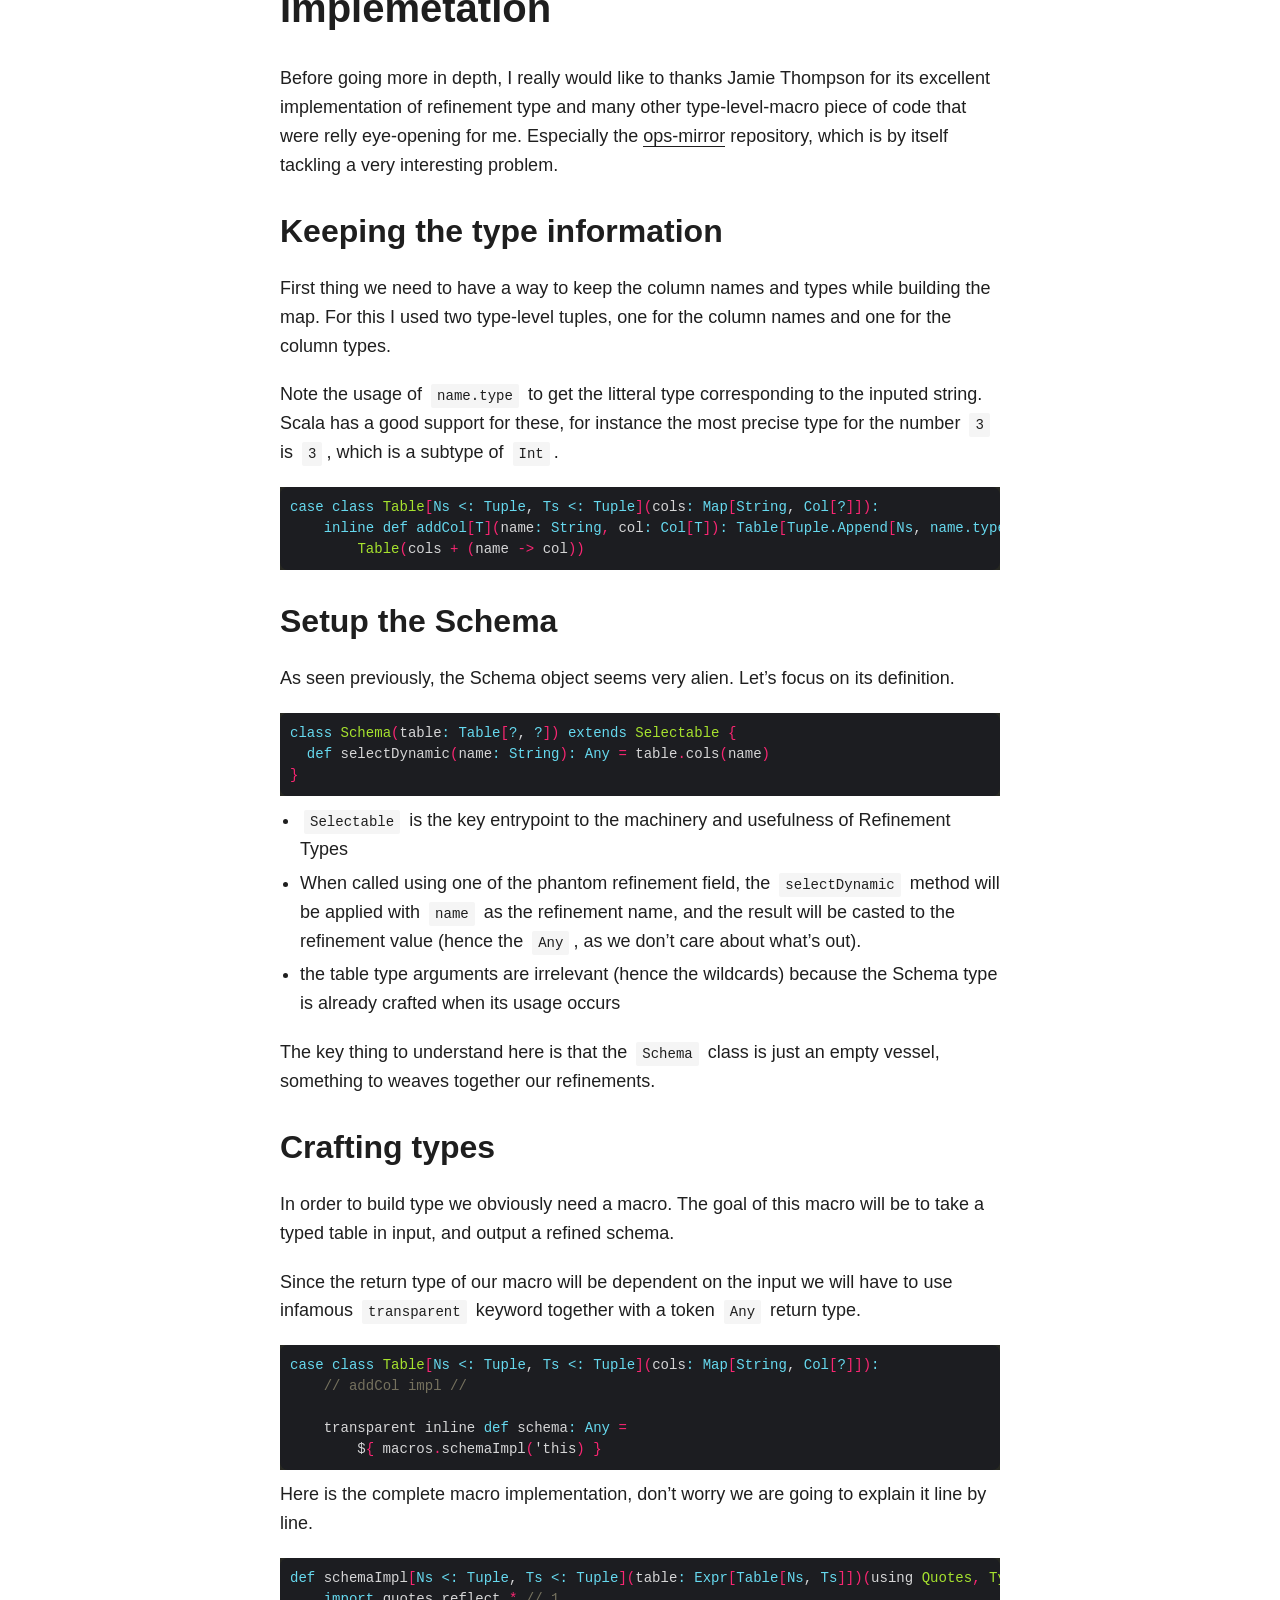
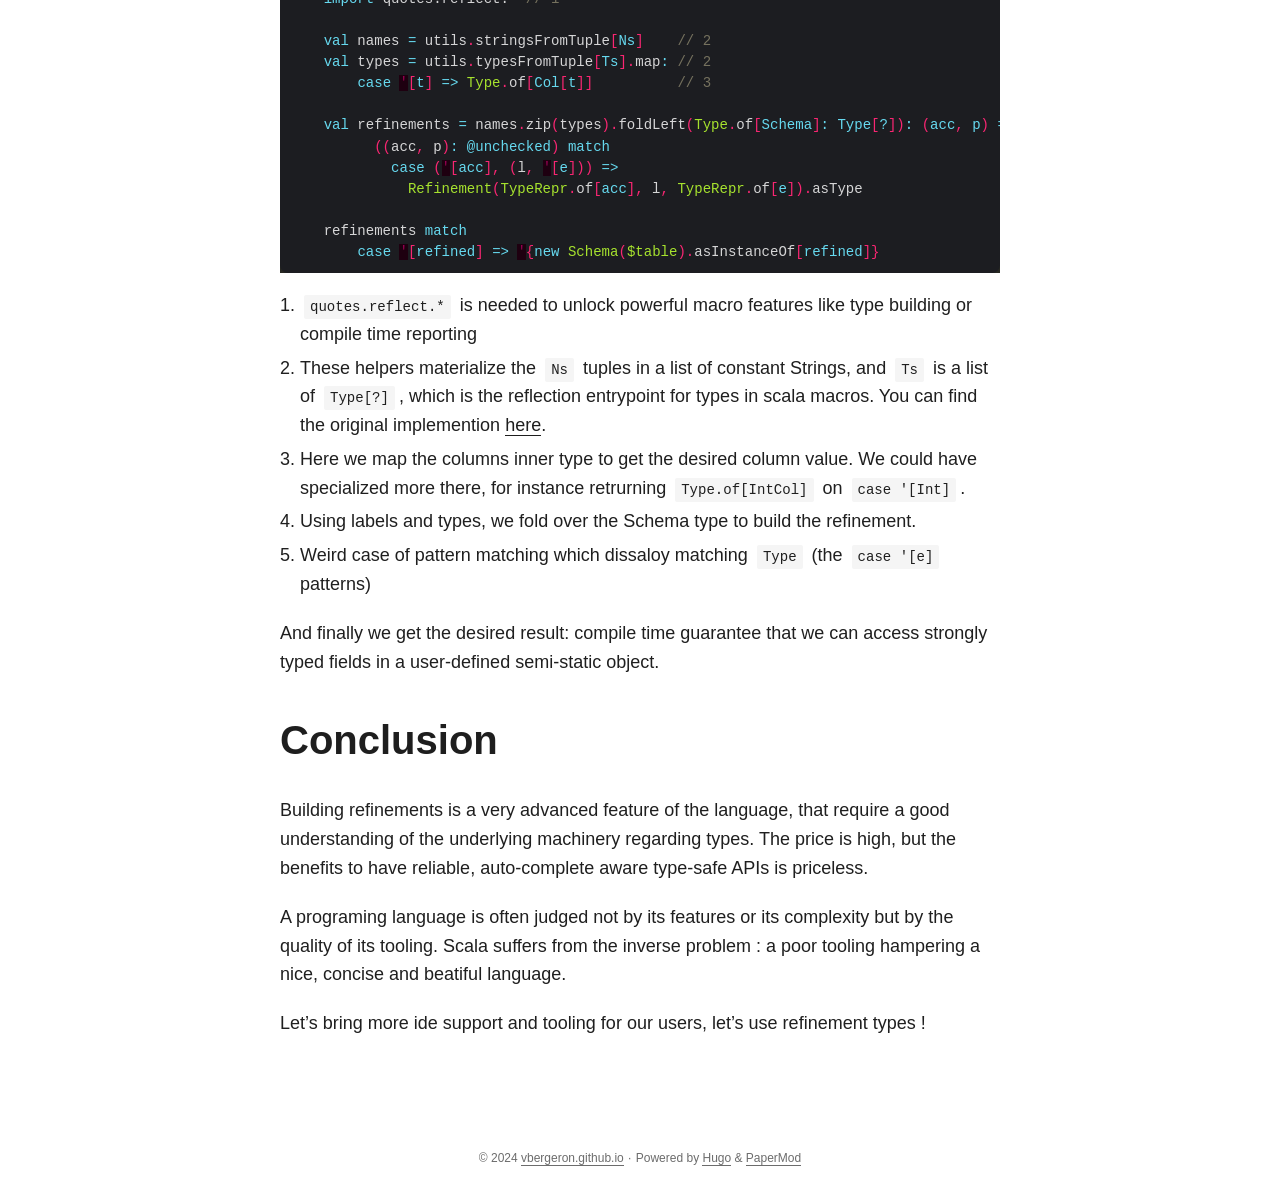
<file: posts/0002-refinements/index.html>
<!DOCTYPE html>
<html lang="en" dir="auto">

<head><meta charset="utf-8">
<meta http-equiv="X-UA-Compatible" content="IE=edge">
<meta name="viewport" content="width=device-width, initial-scale=1, shrink-to-fit=no">
<meta name="robots" content="index, follow">
<title>Distilling Refined Types using Scala 3 | vbergeron.github.io</title>
<meta name="keywords" content="">
<meta name="description" content="Introduction
Before introducing refinement types, let&rsquo;s suppose you are a library author, and you have a tricky situation to solve. One of your library objects can refer to other objects by their name.
Very abstract don&rsquo;t you think ? But when you start to look around, a lot of these cases exists.

Relational Tables (columns registered in a table object)
Forms
RPC handle collections
HTTP Routes

Two main problems arise when using these :">
<meta name="author" content="Valentin Bergeron">
<link rel="canonical" href="https://vbergeron.github.io/posts/0002-refinements/">
<link crossorigin="anonymous" href="/assets/css/stylesheet.d6fcd20a4fb86efa4dfac8ec95da60244cc8871042183da1ef28e3a762ad79c8.css" integrity="sha256-1vzSCk&#43;4bvpN&#43;sjsldpgJEzIhxBCGD2h7yjjp2Ktecg=" rel="preload stylesheet" as="style">
<link rel="icon" href="https://vbergeron.github.io/favicon.ico">
<link rel="icon" type="image/png" sizes="16x16" href="https://vbergeron.github.io/favicon-16x16.png">
<link rel="icon" type="image/png" sizes="32x32" href="https://vbergeron.github.io/favicon-32x32.png">
<link rel="apple-touch-icon" href="https://vbergeron.github.io/apple-touch-icon.png">
<link rel="mask-icon" href="https://vbergeron.github.io/safari-pinned-tab.svg">
<meta name="theme-color" content="#2e2e33">
<meta name="msapplication-TileColor" content="#2e2e33">
<link rel="alternate" hreflang="en" href="https://vbergeron.github.io/posts/0002-refinements/">
<noscript>
    <style>
        #theme-toggle,
        .top-link {
            display: none;
        }

    </style>
    <style>
        @media (prefers-color-scheme: dark) {
            :root {
                --theme: rgb(29, 30, 32);
                --entry: rgb(46, 46, 51);
                --primary: rgb(218, 218, 219);
                --secondary: rgb(155, 156, 157);
                --tertiary: rgb(65, 66, 68);
                --content: rgb(196, 196, 197);
                --code-block-bg: rgb(46, 46, 51);
                --code-bg: rgb(55, 56, 62);
                --border: rgb(51, 51, 51);
            }

            .list {
                background: var(--theme);
            }

            .list:not(.dark)::-webkit-scrollbar-track {
                background: 0 0;
            }

            .list:not(.dark)::-webkit-scrollbar-thumb {
                border-color: var(--theme);
            }
        }

    </style>
</noscript><meta property="og:url" content="https://vbergeron.github.io/posts/0002-refinements/">
  <meta property="og:site_name" content="vbergeron.github.io">
  <meta property="og:title" content="Distilling Refined Types using Scala 3">
  <meta property="og:description" content="Introduction Before introducing refinement types, let’s suppose you are a library author, and you have a tricky situation to solve. One of your library objects can refer to other objects by their name.
Very abstract don’t you think ? But when you start to look around, a lot of these cases exists.
Relational Tables (columns registered in a table object) Forms RPC handle collections HTTP Routes Two main problems arise when using these :">
  <meta property="og:locale" content="en-us">
  <meta property="og:type" content="article">
    <meta property="article:section" content="posts">
    <meta property="article:published_time" content="2024-12-10T22:48:55+01:00">
    <meta property="article:modified_time" content="2024-12-10T22:48:55+01:00">
<meta name="twitter:card" content="summary">
<meta name="twitter:title" content="Distilling Refined Types using Scala 3">
<meta name="twitter:description" content="Introduction
Before introducing refinement types, let&rsquo;s suppose you are a library author, and you have a tricky situation to solve. One of your library objects can refer to other objects by their name.
Very abstract don&rsquo;t you think ? But when you start to look around, a lot of these cases exists.

Relational Tables (columns registered in a table object)
Forms
RPC handle collections
HTTP Routes

Two main problems arise when using these :">


<script type="application/ld+json">
{
  "@context": "https://schema.org",
  "@type": "BreadcrumbList",
  "itemListElement": [
    {
      "@type": "ListItem",
      "position":  1 ,
      "name": "Posts",
      "item": "https://vbergeron.github.io/posts/"
    }, 
    {
      "@type": "ListItem",
      "position":  2 ,
      "name": "Distilling Refined Types using Scala 3",
      "item": "https://vbergeron.github.io/posts/0002-refinements/"
    }
  ]
}
</script>
<script type="application/ld+json">
{
  "@context": "https://schema.org",
  "@type": "BlogPosting",
  "headline": "Distilling Refined Types using Scala 3",
  "name": "Distilling Refined Types using Scala 3",
  "description": "Introduction Before introducing refinement types, let\u0026rsquo;s suppose you are a library author, and you have a tricky situation to solve. One of your library objects can refer to other objects by their name.\nVery abstract don\u0026rsquo;t you think ? But when you start to look around, a lot of these cases exists.\nRelational Tables (columns registered in a table object) Forms RPC handle collections HTTP Routes Two main problems arise when using these :\n",
  "keywords": [
    
  ],
  "articleBody": "Introduction Before introducing refinement types, let’s suppose you are a library author, and you have a tricky situation to solve. One of your library objects can refer to other objects by their name.\nVery abstract don’t you think ? But when you start to look around, a lot of these cases exists.\nRelational Tables (columns registered in a table object) Forms RPC handle collections HTTP Routes Two main problems arise when using these :\nThe user have to read the whole definition of the parent to know which fields exists (orelse the program will error at runtime) The type information is lost, and we need to either on typed getter parent.get[Int](\"field\") that could fail, or even worse, type casts. Let’s focus on the table / column exemple. I made a little modelization of it :\nsealed trait Col[T]: def values: Array[T] case class IntCol(values: Array[Int]) extends Col[Int] case class BoolCol(values: Array[Boolean]) extends Col[Boolean] case class TextCol(values: Array[String]) extends Col[String] case class Table(cols: Map[String, Col[?]]) def addCol(name: String, col: Col[?]): Table = Table(cols + (name -\u003e col)) object Table: def empty = Table[EmptyTuple, EmptyTuple](Map.empty) Nothing too complicated here, we have a common trait for Column that allow us to retrieve values, and they can be grouped into a table. Now how can we get a column from the table ?\nval table = Table.empty .addCol(\"id\", IntCol(Array(1, 2, 3))) .addCol(\"name\",TextCol(Array(\"Alice\", \"Bob\", \"Carol\"))) .addCol(\"flag\",BoolCol(Array(true, false, true))) table.cols(\"id\").asInstanceOf[Col[Int]] // fails if absent // fails is not a Col[Int] // How to know ? better read the codebase A better solution Another approach would be to strongly type field objects and use them in the API, like below.\ncase class ColRef[T](name: String) case class Table(cols: Map[ColRef[?], Col[?]]) def addCol[T](ref: ColRef[T], col: Col[T]): Table = Table(cols + (ref -\u003e col)) def apply[T](ref: ColRef[T]); Col[T] = table.cold(ref).asInstanceOf[Col[T]] // ------------ // val id = ColRef[Int](\"id\") val name = ColRef[String](\"name\") val flag = ColRef[Boolean](\"flag\") val foo = ColRef[Int](\"who cares, I can put everything here !\") val table = Table.empty .addCol(id, IntCol(Array(1, 2, 3))) .addCol(name, TextCol(Array(\"Alice\", \"Bob\", \"Carol\"))) .addCol(flag, BoolCol(Array(true, false, true))) table(id) // yay table(foo) // *boom* Better than previously, as type errors are now impossible ! But two more problems are still to be solved :\nWe can still use the wrong ColRef[T] to get data (or even worse insert the wrong reference !) We need to fish the entire codebase to know which fields are present in which table. All fields are to be declared by hand then used with the table So how can we do more ? Ready your keyboard, sharpen your Quotes, we are going to the land of macros !\nRefinements as a user Here is sneak peak of what we are going to build today :\n// Simple register your columns using plain innocent strings val table = Table.empty .addCol(\"id\", IntCol(Array(1, 2, 3))) .addCol(\"name\",TextCol(Array(\"Alice\", \"Bob\", \"Carol\"))) .addCol(\"flag\",BoolCol(Array(true, false, true))) table.schema.id // id must be there, validated at compile time We get full type safety and validation that our field is present at compile time. Also the schema here is explorable using your ide ! Hoovering over the schema, you can spot his type, a very special type.\nval schema: Schema{val id: Col[Int]; val name: Col[String]; val flag: Col[Boolean]} A way to read this is that this type is the Schema type, with three refinements corresponding to the 3 columns of our table.\nIn this article, we are going to read an see the whole implementation that leads to this result.\nImplemetation Before going more in depth, I really would like to thanks Jamie Thompson for its excellent implementation of refinement type and many other type-level-macro piece of code that were relly eye-opening for me. Especially the ops-mirror repository, which is by itself tackling a very interesting problem.\nKeeping the type information First thing we need to have a way to keep the column names and types while building the map. For this I used two type-level tuples, one for the column names and one for the column types.\nNote the usage of name.type to get the litteral type corresponding to the inputed string. Scala has a good support for these, for instance the most precise type for the number 3 is 3, which is a subtype of Int.\ncase class Table[Ns \u003c: Tuple, Ts \u003c: Tuple](cols: Map[String, Col[?]]): inline def addCol[T](name: String, col: Col[T]): Table[Tuple.Append[Ns, name.type], Tuple.Append[Ts, T]] = Table(cols + (name -\u003e col)) Setup the Schema As seen previously, the Schema object seems very alien. Let’s focus on its definition.\nclass Schema(table: Table[?, ?]) extends Selectable { def selectDynamic(name: String): Any = table.cols(name) } Selectable is the key entrypoint to the machinery and usefulness of Refinement Types When called using one of the phantom refinement field, the selectDynamic method will be applied with name as the refinement name, and the result will be casted to the refinement value (hence the Any, as we don’t care about what’s out). the table type arguments are irrelevant (hence the wildcards) because the Schema type is already crafted when its usage occurs The key thing to understand here is that the Schema class is just an empty vessel, something to weaves together our refinements.\nCrafting types In order to build type we obviously need a macro. The goal of this macro will be to take a typed table in input, and output a refined schema.\nSince the return type of our macro will be dependent on the input we will have to use infamous transparent keyword together with a token Any return type.\ncase class Table[Ns \u003c: Tuple, Ts \u003c: Tuple](cols: Map[String, Col[?]]): // addCol impl // transparent inline def schema: Any = ${ macros.schemaImpl('this) } Here is the complete macro implementation, don’t worry we are going to explain it line by line.\ndef schemaImpl[Ns \u003c: Tuple, Ts \u003c: Tuple](table: Expr[Table[Ns, Ts]])(using Quotes, Type[Ns], Type[Ts]): Expr[Any] = import quotes.reflect.* // 1 val names = utils.stringsFromTuple[Ns] // 2 val types = utils.typesFromTuple[Ts].map: // 2 case '[t] =\u003e Type.of[Col[t]] // 3 val refinements = names.zip(types).foldLeft(Type.of[Schema]: Type[?]): (acc, p) =\u003e // 4 ((acc, p): @unchecked) match // 5 case ('[acc], (l, '[e])) =\u003e Refinement(TypeRepr.of[acc], l, TypeRepr.of[e]).asType // 6 refinements match case '[refined] =\u003e '{new Schema($table).asInstanceOf[refined]} // 7 quotes.reflect.* is needed to unlock powerful macro features like type building or compile time reporting These helpers materialize the Ns tuples in a list of constant Strings, and Ts is a list of Type[?], which is the reflection entrypoint for types in scala macros. You can find the original implemention here. Here we map the columns inner type to get the desired column value. We could have specialized more there, for instance retrurning Type.of[IntCol] on case '[Int]. Using labels and types, we fold over the Schema type to build the refinement. Weird case of pattern matching which dissaloy matching Type (the case '[e] patterns) And finally we get the desired result: compile time guarantee that we can access strongly typed fields in a user-defined semi-static object.\nConclusion Building refinements is a very advanced feature of the language, that require a good understanding of the underlying machinery regarding types. The price is high, but the benefits to have reliable, auto-complete aware type-safe APIs is priceless.\nA programing language is often judged not by its features or its complexity but by the quality of its tooling. Scala suffers from the inverse problem : a poor tooling hampering a nice, concise and beatiful language.\nLet’s bring more ide support and tooling for our users, let’s use refinement types !\n",
  "wordCount" : "1245",
  "inLanguage": "en",
  "datePublished": "2024-12-10T22:48:55+01:00",
  "dateModified": "2024-12-10T22:48:55+01:00",
  "author":{
    "@type": "Person",
    "name": "Valentin Bergeron"
  },
  "mainEntityOfPage": {
    "@type": "WebPage",
    "@id": "https://vbergeron.github.io/posts/0002-refinements/"
  },
  "publisher": {
    "@type": "Organization",
    "name": "vbergeron.github.io",
    "logo": {
      "@type": "ImageObject",
      "url": "https://vbergeron.github.io/favicon.ico"
    }
  }
}
</script>
</head>

<body class="" id="top">
<script>
    if (localStorage.getItem("pref-theme") === "dark") {
        document.body.classList.add('dark');
    } else if (localStorage.getItem("pref-theme") === "light") {
        document.body.classList.remove('dark')
    } else if (window.matchMedia('(prefers-color-scheme: dark)').matches) {
        document.body.classList.add('dark');
    }

</script>

<header class="header">
    <nav class="nav">
        <div class="logo">
            <a href="https://vbergeron.github.io/" accesskey="h" title="vbergeron.github.io (Alt + H)">vbergeron.github.io</a>
            <div class="logo-switches">
                <button id="theme-toggle" accesskey="t" title="(Alt + T)">
                    <svg id="moon" xmlns="http://www.w3.org/2000/svg" width="24" height="18" viewBox="0 0 24 24"
                        fill="none" stroke="currentColor" stroke-width="2" stroke-linecap="round"
                        stroke-linejoin="round">
                        <path d="M21 12.79A9 9 0 1 1 11.21 3 7 7 0 0 0 21 12.79z"></path>
                    </svg>
                    <svg id="sun" xmlns="http://www.w3.org/2000/svg" width="24" height="18" viewBox="0 0 24 24"
                        fill="none" stroke="currentColor" stroke-width="2" stroke-linecap="round"
                        stroke-linejoin="round">
                        <circle cx="12" cy="12" r="5"></circle>
                        <line x1="12" y1="1" x2="12" y2="3"></line>
                        <line x1="12" y1="21" x2="12" y2="23"></line>
                        <line x1="4.22" y1="4.22" x2="5.64" y2="5.64"></line>
                        <line x1="18.36" y1="18.36" x2="19.78" y2="19.78"></line>
                        <line x1="1" y1="12" x2="3" y2="12"></line>
                        <line x1="21" y1="12" x2="23" y2="12"></line>
                        <line x1="4.22" y1="19.78" x2="5.64" y2="18.36"></line>
                        <line x1="18.36" y1="5.64" x2="19.78" y2="4.22"></line>
                    </svg>
                </button>
            </div>
        </div>
        <ul id="menu">
        </ul>
    </nav>
</header>
<main class="main">

<article class="post-single">
  <header class="post-header">
    
    <h1 class="post-title entry-hint-parent">
      Distilling Refined Types using Scala 3
    </h1>
    <div class="post-meta"><span title='2024-12-10 22:48:55 +0100 CET'>December 10, 2024</span>&nbsp;·&nbsp;Valentin Bergeron

</div>
  </header> 
  <div class="post-content"><h1 id="introduction">Introduction<a hidden class="anchor" aria-hidden="true" href="#introduction">#</a></h1>
<p>Before introducing refinement types, let&rsquo;s suppose you are a library author, and you have a tricky situation to solve. One of your library objects can refer to other objects by their <em>name</em>.</p>
<p>Very abstract don&rsquo;t you think ? But when you start to look around, a lot of these cases exists.</p>
<ul>
<li>Relational Tables (columns registered in a table object)</li>
<li>Forms</li>
<li>RPC handle collections</li>
<li>HTTP Routes</li>
</ul>
<p>Two main problems arise when using these :</p>
<ul>
<li>The user have to read the whole definition of the parent to know which fields exists (orelse the program will error at runtime)</li>
<li>The type information is lost, and we need to either on typed getter <code>parent.get[Int](&quot;field&quot;)</code> that <em>could</em> fail, or even worse, type casts.</li>
</ul>
<p>Let&rsquo;s focus on the table / column exemple. I made a little modelization of it :</p>
<div class="highlight"><pre tabindex="0" style="color:#f8f8f2;background-color:#272822;-moz-tab-size:4;-o-tab-size:4;tab-size:4;"><code class="language-scala" data-lang="scala"><span style="display:flex;"><span><span style="color:#66d9ef">sealed</span> <span style="color:#66d9ef">trait</span> <span style="color:#a6e22e">Col</span><span style="color:#f92672">[</span><span style="color:#66d9ef">T</span><span style="color:#f92672">]</span><span style="color:#a6e22e">:</span>
</span></span><span style="display:flex;"><span>    <span style="color:#66d9ef">def</span> values<span style="color:#66d9ef">:</span> <span style="color:#66d9ef">Array</span><span style="color:#f92672">[</span><span style="color:#66d9ef">T</span><span style="color:#f92672">]</span>
</span></span><span style="display:flex;"><span>
</span></span><span style="display:flex;"><span><span style="color:#66d9ef">case</span> <span style="color:#66d9ef">class</span> <span style="color:#a6e22e">IntCol</span><span style="color:#f92672">(</span>values<span style="color:#66d9ef">:</span> <span style="color:#66d9ef">Array</span><span style="color:#f92672">[</span><span style="color:#66d9ef">Int</span><span style="color:#f92672">])</span>      <span style="color:#66d9ef">extends</span> <span style="color:#a6e22e">Col</span><span style="color:#f92672">[</span><span style="color:#66d9ef">Int</span><span style="color:#f92672">]</span>
</span></span><span style="display:flex;"><span><span style="color:#66d9ef">case</span> <span style="color:#66d9ef">class</span> <span style="color:#a6e22e">BoolCol</span><span style="color:#f92672">(</span>values<span style="color:#66d9ef">:</span> <span style="color:#66d9ef">Array</span><span style="color:#f92672">[</span><span style="color:#66d9ef">Boolean</span><span style="color:#f92672">])</span> <span style="color:#66d9ef">extends</span> <span style="color:#a6e22e">Col</span><span style="color:#f92672">[</span><span style="color:#66d9ef">Boolean</span><span style="color:#f92672">]</span>
</span></span><span style="display:flex;"><span><span style="color:#66d9ef">case</span> <span style="color:#66d9ef">class</span> <span style="color:#a6e22e">TextCol</span><span style="color:#f92672">(</span>values<span style="color:#66d9ef">:</span> <span style="color:#66d9ef">Array</span><span style="color:#f92672">[</span><span style="color:#66d9ef">String</span><span style="color:#f92672">])</span>  <span style="color:#66d9ef">extends</span> <span style="color:#a6e22e">Col</span><span style="color:#f92672">[</span><span style="color:#66d9ef">String</span><span style="color:#f92672">]</span>
</span></span><span style="display:flex;"><span>
</span></span><span style="display:flex;"><span><span style="color:#66d9ef">case</span> <span style="color:#66d9ef">class</span> <span style="color:#a6e22e">Table</span><span style="color:#f92672">(</span>cols<span style="color:#66d9ef">:</span> <span style="color:#66d9ef">Map</span><span style="color:#f92672">[</span><span style="color:#66d9ef">String</span>, <span style="color:#66d9ef">Col</span><span style="color:#f92672">[</span><span style="color:#66d9ef">?</span><span style="color:#f92672">]])</span>
</span></span><span style="display:flex;"><span>    <span style="color:#66d9ef">def</span> addCol<span style="color:#f92672">(</span>name<span style="color:#66d9ef">:</span> <span style="color:#66d9ef">String</span><span style="color:#f92672">,</span> col<span style="color:#66d9ef">:</span> <span style="color:#66d9ef">Col</span><span style="color:#f92672">[</span><span style="color:#66d9ef">?</span><span style="color:#f92672">])</span><span style="color:#66d9ef">:</span> <span style="color:#66d9ef">Table</span> <span style="color:#f92672">=</span>
</span></span><span style="display:flex;"><span>        <span style="color:#a6e22e">Table</span><span style="color:#f92672">(</span>cols <span style="color:#f92672">+</span> <span style="color:#f92672">(</span>name <span style="color:#f92672">-&gt;</span> col<span style="color:#f92672">))</span>
</span></span><span style="display:flex;"><span>
</span></span><span style="display:flex;"><span><span style="color:#66d9ef">object</span> <span style="color:#a6e22e">Table</span><span style="color:#66d9ef">:</span>
</span></span><span style="display:flex;"><span>    <span style="color:#66d9ef">def</span> <span style="color:#66d9ef">empty</span> <span style="color:#f92672">=</span> <span style="color:#a6e22e">Table</span><span style="color:#f92672">[</span><span style="color:#66d9ef">EmptyTuple</span>, <span style="color:#66d9ef">EmptyTuple</span><span style="color:#f92672">](</span><span style="color:#a6e22e">Map</span><span style="color:#f92672">.</span>empty<span style="color:#f92672">)</span>
</span></span></code></pre></div><p>Nothing too complicated here, we have a common trait for Column that allow us to retrieve values, and they can be grouped into a table. Now how can we get a column from the table ?</p>
<div class="highlight"><pre tabindex="0" style="color:#f8f8f2;background-color:#272822;-moz-tab-size:4;-o-tab-size:4;tab-size:4;"><code class="language-scala" data-lang="scala"><span style="display:flex;"><span><span style="color:#66d9ef">val</span> table <span style="color:#66d9ef">=</span> <span style="color:#a6e22e">Table</span><span style="color:#f92672">.</span>empty
</span></span><span style="display:flex;"><span>    <span style="color:#f92672">.</span>addCol<span style="color:#f92672">(</span><span style="color:#e6db74">&#34;id&#34;</span><span style="color:#f92672">,</span> <span style="color:#a6e22e">IntCol</span><span style="color:#f92672">(</span><span style="color:#a6e22e">Array</span><span style="color:#f92672">(</span><span style="color:#ae81ff">1</span><span style="color:#f92672">,</span> <span style="color:#ae81ff">2</span><span style="color:#f92672">,</span> <span style="color:#ae81ff">3</span><span style="color:#f92672">)))</span>
</span></span><span style="display:flex;"><span>    <span style="color:#f92672">.</span>addCol<span style="color:#f92672">(</span><span style="color:#e6db74">&#34;name&#34;</span><span style="color:#f92672">,</span><span style="color:#a6e22e">TextCol</span><span style="color:#f92672">(</span><span style="color:#a6e22e">Array</span><span style="color:#f92672">(</span><span style="color:#e6db74">&#34;Alice&#34;</span><span style="color:#f92672">,</span> <span style="color:#e6db74">&#34;Bob&#34;</span><span style="color:#f92672">,</span> <span style="color:#e6db74">&#34;Carol&#34;</span><span style="color:#f92672">)))</span>
</span></span><span style="display:flex;"><span>    <span style="color:#f92672">.</span>addCol<span style="color:#f92672">(</span><span style="color:#e6db74">&#34;flag&#34;</span><span style="color:#f92672">,</span><span style="color:#a6e22e">BoolCol</span><span style="color:#f92672">(</span><span style="color:#a6e22e">Array</span><span style="color:#f92672">(</span><span style="color:#66d9ef">true</span><span style="color:#f92672">,</span> <span style="color:#66d9ef">false</span><span style="color:#f92672">,</span> <span style="color:#66d9ef">true</span><span style="color:#f92672">)))</span>
</span></span><span style="display:flex;"><span>
</span></span><span style="display:flex;"><span>table<span style="color:#f92672">.</span>cols<span style="color:#f92672">(</span><span style="color:#e6db74">&#34;id&#34;</span><span style="color:#f92672">).</span>asInstanceOf<span style="color:#f92672">[</span><span style="color:#66d9ef">Col</span><span style="color:#f92672">[</span><span style="color:#66d9ef">Int</span><span style="color:#f92672">]]</span>     
</span></span><span style="display:flex;"><span>  <span style="color:#75715e">// fails if absent
</span></span></span><span style="display:flex;"><span><span style="color:#75715e"></span>  <span style="color:#75715e">// fails is not a Col[Int]
</span></span></span><span style="display:flex;"><span><span style="color:#75715e"></span>  <span style="color:#75715e">// How to know ? better read the codebase
</span></span></span></code></pre></div><h1 id="a-better-solution">A better solution<a hidden class="anchor" aria-hidden="true" href="#a-better-solution">#</a></h1>
<p>Another approach would be to strongly type field objects and use them in the API, like below.</p>
<div class="highlight"><pre tabindex="0" style="color:#f8f8f2;background-color:#272822;-moz-tab-size:4;-o-tab-size:4;tab-size:4;"><code class="language-scala" data-lang="scala"><span style="display:flex;"><span><span style="color:#66d9ef">case</span> <span style="color:#66d9ef">class</span> <span style="color:#a6e22e">ColRef</span><span style="color:#f92672">[</span><span style="color:#66d9ef">T</span><span style="color:#f92672">](</span>name<span style="color:#66d9ef">:</span> <span style="color:#66d9ef">String</span><span style="color:#f92672">)</span>
</span></span><span style="display:flex;"><span>
</span></span><span style="display:flex;"><span><span style="color:#66d9ef">case</span> <span style="color:#66d9ef">class</span> <span style="color:#a6e22e">Table</span><span style="color:#f92672">(</span>cols<span style="color:#66d9ef">:</span> <span style="color:#66d9ef">Map</span><span style="color:#f92672">[</span><span style="color:#66d9ef">ColRef</span><span style="color:#f92672">[</span><span style="color:#66d9ef">?</span><span style="color:#f92672">]</span>, <span style="color:#66d9ef">Col</span><span style="color:#f92672">[</span><span style="color:#66d9ef">?</span><span style="color:#f92672">]])</span>
</span></span><span style="display:flex;"><span>    <span style="color:#66d9ef">def</span> addCol<span style="color:#f92672">[</span><span style="color:#66d9ef">T</span><span style="color:#f92672">](</span>ref<span style="color:#66d9ef">:</span> <span style="color:#66d9ef">ColRef</span><span style="color:#f92672">[</span><span style="color:#66d9ef">T</span><span style="color:#f92672">],</span> col<span style="color:#66d9ef">:</span> <span style="color:#66d9ef">Col</span><span style="color:#f92672">[</span><span style="color:#66d9ef">T</span><span style="color:#f92672">])</span><span style="color:#66d9ef">:</span> <span style="color:#66d9ef">Table</span> <span style="color:#f92672">=</span>
</span></span><span style="display:flex;"><span>        <span style="color:#a6e22e">Table</span><span style="color:#f92672">(</span>cols <span style="color:#f92672">+</span> <span style="color:#f92672">(</span>ref <span style="color:#f92672">-&gt;</span> col<span style="color:#f92672">))</span>
</span></span><span style="display:flex;"><span>
</span></span><span style="display:flex;"><span>    <span style="color:#66d9ef">def</span> apply<span style="color:#f92672">[</span><span style="color:#66d9ef">T</span><span style="color:#f92672">](</span>ref<span style="color:#66d9ef">:</span> <span style="color:#66d9ef">ColRef</span><span style="color:#f92672">[</span><span style="color:#66d9ef">T</span><span style="color:#f92672">]);</span> <span style="color:#a6e22e">Col</span><span style="color:#f92672">[</span><span style="color:#66d9ef">T</span><span style="color:#f92672">]</span> <span style="color:#66d9ef">=</span>
</span></span><span style="display:flex;"><span>      table<span style="color:#f92672">.</span>cold<span style="color:#f92672">(</span>ref<span style="color:#f92672">).</span>asInstanceOf<span style="color:#f92672">[</span><span style="color:#66d9ef">Col</span><span style="color:#f92672">[</span><span style="color:#66d9ef">T</span><span style="color:#f92672">]]</span>
</span></span><span style="display:flex;"><span>
</span></span><span style="display:flex;"><span><span style="color:#75715e">// ------------ //
</span></span></span><span style="display:flex;"><span><span style="color:#75715e"></span>
</span></span><span style="display:flex;"><span><span style="color:#66d9ef">val</span> id <span style="color:#66d9ef">=</span> <span style="color:#a6e22e">ColRef</span><span style="color:#f92672">[</span><span style="color:#66d9ef">Int</span><span style="color:#f92672">](</span><span style="color:#e6db74">&#34;id&#34;</span><span style="color:#f92672">)</span>
</span></span><span style="display:flex;"><span><span style="color:#66d9ef">val</span> name <span style="color:#66d9ef">=</span> <span style="color:#a6e22e">ColRef</span><span style="color:#f92672">[</span><span style="color:#66d9ef">String</span><span style="color:#f92672">](</span><span style="color:#e6db74">&#34;name&#34;</span><span style="color:#f92672">)</span>
</span></span><span style="display:flex;"><span><span style="color:#66d9ef">val</span> flag <span style="color:#66d9ef">=</span> <span style="color:#a6e22e">ColRef</span><span style="color:#f92672">[</span><span style="color:#66d9ef">Boolean</span><span style="color:#f92672">](</span><span style="color:#e6db74">&#34;flag&#34;</span><span style="color:#f92672">)</span>
</span></span><span style="display:flex;"><span>
</span></span><span style="display:flex;"><span><span style="color:#66d9ef">val</span> foo <span style="color:#66d9ef">=</span> <span style="color:#a6e22e">ColRef</span><span style="color:#f92672">[</span><span style="color:#66d9ef">Int</span><span style="color:#f92672">](</span><span style="color:#e6db74">&#34;who cares, I can put everything here !&#34;</span><span style="color:#f92672">)</span>
</span></span><span style="display:flex;"><span>
</span></span><span style="display:flex;"><span><span style="color:#66d9ef">val</span> table <span style="color:#66d9ef">=</span> <span style="color:#a6e22e">Table</span><span style="color:#f92672">.</span>empty
</span></span><span style="display:flex;"><span>    <span style="color:#f92672">.</span>addCol<span style="color:#f92672">(</span>id<span style="color:#f92672">,</span> <span style="color:#a6e22e">IntCol</span><span style="color:#f92672">(</span><span style="color:#a6e22e">Array</span><span style="color:#f92672">(</span><span style="color:#ae81ff">1</span><span style="color:#f92672">,</span> <span style="color:#ae81ff">2</span><span style="color:#f92672">,</span> <span style="color:#ae81ff">3</span><span style="color:#f92672">)))</span>
</span></span><span style="display:flex;"><span>    <span style="color:#f92672">.</span>addCol<span style="color:#f92672">(</span>name<span style="color:#f92672">,</span> <span style="color:#a6e22e">TextCol</span><span style="color:#f92672">(</span><span style="color:#a6e22e">Array</span><span style="color:#f92672">(</span><span style="color:#e6db74">&#34;Alice&#34;</span><span style="color:#f92672">,</span> <span style="color:#e6db74">&#34;Bob&#34;</span><span style="color:#f92672">,</span> <span style="color:#e6db74">&#34;Carol&#34;</span><span style="color:#f92672">)))</span>
</span></span><span style="display:flex;"><span>    <span style="color:#f92672">.</span>addCol<span style="color:#f92672">(</span>flag<span style="color:#f92672">,</span> <span style="color:#a6e22e">BoolCol</span><span style="color:#f92672">(</span><span style="color:#a6e22e">Array</span><span style="color:#f92672">(</span><span style="color:#66d9ef">true</span><span style="color:#f92672">,</span> <span style="color:#66d9ef">false</span><span style="color:#f92672">,</span> <span style="color:#66d9ef">true</span><span style="color:#f92672">)))</span>
</span></span><span style="display:flex;"><span>
</span></span><span style="display:flex;"><span>table<span style="color:#f92672">(</span>id<span style="color:#f92672">)</span>  <span style="color:#75715e">// yay
</span></span></span><span style="display:flex;"><span><span style="color:#75715e"></span>table<span style="color:#f92672">(</span>foo<span style="color:#f92672">)</span> <span style="color:#75715e">// *boom*
</span></span></span></code></pre></div><p>Better than previously, as type errors are now impossible ! But two more problems are still to be solved :</p>
<ul>
<li>We can still use the wrong <code>ColRef[T]</code> to get data (or even worse insert the wrong reference !)</li>
<li>We need to fish the entire codebase to know which fields are present in which table.</li>
<li>All fields are to be declared by hand then used with the table</li>
</ul>
<p>So how can we do more ? Ready your keyboard, sharpen your <code>Quotes</code>, we are going to the land of macros !</p>
<h1 id="refinements-as-a-user">Refinements as a user<a hidden class="anchor" aria-hidden="true" href="#refinements-as-a-user">#</a></h1>
<p>Here is sneak peak of what we are going to build today :</p>
<div class="highlight"><pre tabindex="0" style="color:#f8f8f2;background-color:#272822;-moz-tab-size:4;-o-tab-size:4;tab-size:4;"><code class="language-scala" data-lang="scala"><span style="display:flex;"><span><span style="color:#75715e">// Simple register your columns using plain innocent strings
</span></span></span><span style="display:flex;"><span><span style="color:#75715e"></span><span style="color:#66d9ef">val</span> table <span style="color:#66d9ef">=</span> <span style="color:#a6e22e">Table</span><span style="color:#f92672">.</span>empty
</span></span><span style="display:flex;"><span>    <span style="color:#f92672">.</span>addCol<span style="color:#f92672">(</span><span style="color:#e6db74">&#34;id&#34;</span><span style="color:#f92672">,</span> <span style="color:#a6e22e">IntCol</span><span style="color:#f92672">(</span><span style="color:#a6e22e">Array</span><span style="color:#f92672">(</span><span style="color:#ae81ff">1</span><span style="color:#f92672">,</span> <span style="color:#ae81ff">2</span><span style="color:#f92672">,</span> <span style="color:#ae81ff">3</span><span style="color:#f92672">)))</span>
</span></span><span style="display:flex;"><span>    <span style="color:#f92672">.</span>addCol<span style="color:#f92672">(</span><span style="color:#e6db74">&#34;name&#34;</span><span style="color:#f92672">,</span><span style="color:#a6e22e">TextCol</span><span style="color:#f92672">(</span><span style="color:#a6e22e">Array</span><span style="color:#f92672">(</span><span style="color:#e6db74">&#34;Alice&#34;</span><span style="color:#f92672">,</span> <span style="color:#e6db74">&#34;Bob&#34;</span><span style="color:#f92672">,</span> <span style="color:#e6db74">&#34;Carol&#34;</span><span style="color:#f92672">)))</span>
</span></span><span style="display:flex;"><span>    <span style="color:#f92672">.</span>addCol<span style="color:#f92672">(</span><span style="color:#e6db74">&#34;flag&#34;</span><span style="color:#f92672">,</span><span style="color:#a6e22e">BoolCol</span><span style="color:#f92672">(</span><span style="color:#a6e22e">Array</span><span style="color:#f92672">(</span><span style="color:#66d9ef">true</span><span style="color:#f92672">,</span> <span style="color:#66d9ef">false</span><span style="color:#f92672">,</span> <span style="color:#66d9ef">true</span><span style="color:#f92672">)))</span>
</span></span><span style="display:flex;"><span>
</span></span><span style="display:flex;"><span>table<span style="color:#f92672">.</span>schema<span style="color:#f92672">.</span>id <span style="color:#75715e">// id must be there, validated at compile time
</span></span></span></code></pre></div><p>We get full type safety and validation that our field is present at compile time. Also the schema here is explorable using your ide ! Hoovering over the schema, you can spot his type, a very special type.</p>
<div class="highlight"><pre tabindex="0" style="color:#f8f8f2;background-color:#272822;-moz-tab-size:4;-o-tab-size:4;tab-size:4;"><code class="language-scala" data-lang="scala"><span style="display:flex;"><span><span style="color:#66d9ef">val</span> schema<span style="color:#66d9ef">:</span> <span style="color:#66d9ef">Schema</span><span style="color:#f92672">{</span><span style="color:#66d9ef">val</span> <span style="color:#66d9ef">id:</span> <span style="color:#66d9ef">Col</span><span style="color:#f92672">[</span><span style="color:#66d9ef">Int</span><span style="color:#f92672">];</span> <span style="color:#66d9ef">val</span> name<span style="color:#66d9ef">:</span> <span style="color:#66d9ef">Col</span><span style="color:#f92672">[</span><span style="color:#66d9ef">String</span><span style="color:#f92672">];</span> <span style="color:#66d9ef">val</span> flag<span style="color:#66d9ef">:</span> <span style="color:#66d9ef">Col</span><span style="color:#f92672">[</span><span style="color:#66d9ef">Boolean</span><span style="color:#f92672">]}</span>
</span></span></code></pre></div><p>A way to read this is that this type is the <code>Schema</code> type, with three <em>refinements</em> corresponding to the 3 columns of our table.</p>
<p>In this article, we are going to read an see the whole implementation that leads to this result.</p>
<h1 id="implemetation">Implemetation<a hidden class="anchor" aria-hidden="true" href="#implemetation">#</a></h1>
<p>Before going more in depth, I really would like to thanks Jamie Thompson for its excellent implementation of refinement type and many other type-level-macro piece of code that were relly eye-opening for me. Especially the <a href="https://github.com/bishabosha/ops-mirror">ops-mirror</a> repository, which is by itself tackling a very interesting problem.</p>
<h2 id="keeping-the-type-information">Keeping the type information<a hidden class="anchor" aria-hidden="true" href="#keeping-the-type-information">#</a></h2>
<p>First thing we need to have a way to keep the column names and types while building the map. For this I used two type-level tuples, one for the column names and one for the column types.</p>
<p>Note the usage of <code>name.type</code> to get the litteral type corresponding to the inputed string. Scala has a good support for these, for instance the most precise type for the number <code>3</code> is <code>3</code>, which is a subtype of <code>Int</code>.</p>
<div class="highlight"><pre tabindex="0" style="color:#f8f8f2;background-color:#272822;-moz-tab-size:4;-o-tab-size:4;tab-size:4;"><code class="language-scala" data-lang="scala"><span style="display:flex;"><span><span style="color:#66d9ef">case</span> <span style="color:#66d9ef">class</span> <span style="color:#a6e22e">Table</span><span style="color:#f92672">[</span><span style="color:#66d9ef">Ns</span> <span style="color:#66d9ef">&lt;:</span> <span style="color:#66d9ef">Tuple</span>, <span style="color:#66d9ef">Ts</span> <span style="color:#66d9ef">&lt;:</span> <span style="color:#66d9ef">Tuple</span><span style="color:#f92672">](</span>cols<span style="color:#66d9ef">:</span> <span style="color:#66d9ef">Map</span><span style="color:#f92672">[</span><span style="color:#66d9ef">String</span>, <span style="color:#66d9ef">Col</span><span style="color:#f92672">[</span><span style="color:#66d9ef">?</span><span style="color:#f92672">]])</span><span style="color:#66d9ef">:</span>
</span></span><span style="display:flex;"><span>    <span style="color:#66d9ef">inline</span> <span style="color:#66d9ef">def</span> <span style="color:#66d9ef">addCol</span><span style="color:#f92672">[</span><span style="color:#66d9ef">T</span><span style="color:#f92672">](</span>name<span style="color:#66d9ef">:</span> <span style="color:#66d9ef">String</span><span style="color:#f92672">,</span> col<span style="color:#66d9ef">:</span> <span style="color:#66d9ef">Col</span><span style="color:#f92672">[</span><span style="color:#66d9ef">T</span><span style="color:#f92672">])</span><span style="color:#66d9ef">:</span> <span style="color:#66d9ef">Table</span><span style="color:#f92672">[</span><span style="color:#66d9ef">Tuple.Append</span><span style="color:#f92672">[</span><span style="color:#66d9ef">Ns</span>, <span style="color:#66d9ef">name.</span><span style="color:#66d9ef">type</span><span style="color:#f92672">]</span>, <span style="color:#66d9ef">Tuple.Append</span><span style="color:#f92672">[</span><span style="color:#66d9ef">Ts</span>, <span style="color:#66d9ef">T</span><span style="color:#f92672">]]</span> <span style="color:#66d9ef">=</span>
</span></span><span style="display:flex;"><span>        <span style="color:#a6e22e">Table</span><span style="color:#f92672">(</span>cols <span style="color:#f92672">+</span> <span style="color:#f92672">(</span>name <span style="color:#f92672">-&gt;</span> col<span style="color:#f92672">))</span>
</span></span></code></pre></div><h2 id="setup-the-schema">Setup the Schema<a hidden class="anchor" aria-hidden="true" href="#setup-the-schema">#</a></h2>
<p>As seen previously, the Schema object seems very alien. Let&rsquo;s focus on its definition.</p>
<div class="highlight"><pre tabindex="0" style="color:#f8f8f2;background-color:#272822;-moz-tab-size:4;-o-tab-size:4;tab-size:4;"><code class="language-scala" data-lang="scala"><span style="display:flex;"><span><span style="color:#66d9ef">class</span> <span style="color:#a6e22e">Schema</span><span style="color:#f92672">(</span>table<span style="color:#66d9ef">:</span> <span style="color:#66d9ef">Table</span><span style="color:#f92672">[</span><span style="color:#66d9ef">?</span>, <span style="color:#66d9ef">?</span><span style="color:#f92672">])</span> <span style="color:#66d9ef">extends</span> <span style="color:#a6e22e">Selectable</span> <span style="color:#f92672">{</span>
</span></span><span style="display:flex;"><span>  <span style="color:#66d9ef">def</span> selectDynamic<span style="color:#f92672">(</span>name<span style="color:#66d9ef">:</span> <span style="color:#66d9ef">String</span><span style="color:#f92672">)</span><span style="color:#66d9ef">:</span> <span style="color:#66d9ef">Any</span> <span style="color:#f92672">=</span> table<span style="color:#f92672">.</span>cols<span style="color:#f92672">(</span>name<span style="color:#f92672">)</span>
</span></span><span style="display:flex;"><span><span style="color:#f92672">}</span>
</span></span></code></pre></div><ul>
<li><code>Selectable</code> is the key entrypoint to the machinery and usefulness of Refinement Types</li>
<li>When called using one of the phantom refinement field, the <code>selectDynamic</code> method will be applied with <code>name</code> as the refinement name, and the result will be casted to the refinement value (hence the <code>Any</code>, as we don&rsquo;t care about what&rsquo;s out).</li>
<li>the table type arguments are irrelevant (hence the wildcards) because the Schema type is already crafted when its usage occurs</li>
</ul>
<p>The key thing to understand here is that the <code>Schema</code> class is just an empty vessel, something to weaves together our refinements.</p>
<h2 id="crafting-types">Crafting types<a hidden class="anchor" aria-hidden="true" href="#crafting-types">#</a></h2>
<p>In order to build type we obviously need a macro. The goal of this macro will be to take a typed table in input, and output a refined schema.</p>
<p>Since the return type of our macro will be dependent on the input we will have to use infamous <code>transparent</code> keyword together with a token <code>Any</code> return type.</p>
<div class="highlight"><pre tabindex="0" style="color:#f8f8f2;background-color:#272822;-moz-tab-size:4;-o-tab-size:4;tab-size:4;"><code class="language-scala" data-lang="scala"><span style="display:flex;"><span><span style="color:#66d9ef">case</span> <span style="color:#66d9ef">class</span> <span style="color:#a6e22e">Table</span><span style="color:#f92672">[</span><span style="color:#66d9ef">Ns</span> <span style="color:#66d9ef">&lt;:</span> <span style="color:#66d9ef">Tuple</span>, <span style="color:#66d9ef">Ts</span> <span style="color:#66d9ef">&lt;:</span> <span style="color:#66d9ef">Tuple</span><span style="color:#f92672">](</span>cols<span style="color:#66d9ef">:</span> <span style="color:#66d9ef">Map</span><span style="color:#f92672">[</span><span style="color:#66d9ef">String</span>, <span style="color:#66d9ef">Col</span><span style="color:#f92672">[</span><span style="color:#66d9ef">?</span><span style="color:#f92672">]])</span><span style="color:#66d9ef">:</span>
</span></span><span style="display:flex;"><span>    <span style="color:#75715e">// addCol impl //
</span></span></span><span style="display:flex;"><span><span style="color:#75715e"></span>
</span></span><span style="display:flex;"><span>    transparent inline <span style="color:#66d9ef">def</span> schema<span style="color:#66d9ef">:</span> <span style="color:#66d9ef">Any</span> <span style="color:#f92672">=</span>
</span></span><span style="display:flex;"><span>        $<span style="color:#f92672">{</span> macros<span style="color:#f92672">.</span>schemaImpl<span style="color:#f92672">(</span>&#39;this<span style="color:#f92672">)</span> <span style="color:#f92672">}</span>
</span></span></code></pre></div><p>Here is the complete macro implementation, don&rsquo;t worry we are going to explain it line by line.</p>
<div class="highlight"><pre tabindex="0" style="color:#f8f8f2;background-color:#272822;-moz-tab-size:4;-o-tab-size:4;tab-size:4;"><code class="language-scala" data-lang="scala"><span style="display:flex;"><span><span style="color:#66d9ef">def</span> schemaImpl<span style="color:#f92672">[</span><span style="color:#66d9ef">Ns</span> <span style="color:#66d9ef">&lt;:</span> <span style="color:#66d9ef">Tuple</span>, <span style="color:#66d9ef">Ts</span> <span style="color:#66d9ef">&lt;:</span> <span style="color:#66d9ef">Tuple</span><span style="color:#f92672">](</span>table<span style="color:#66d9ef">:</span> <span style="color:#66d9ef">Expr</span><span style="color:#f92672">[</span><span style="color:#66d9ef">Table</span><span style="color:#f92672">[</span><span style="color:#66d9ef">Ns</span>, <span style="color:#66d9ef">Ts</span><span style="color:#f92672">]])(</span>using <span style="color:#a6e22e">Quotes</span><span style="color:#f92672">,</span> <span style="color:#a6e22e">Type</span><span style="color:#f92672">[</span><span style="color:#66d9ef">Ns</span><span style="color:#f92672">],</span> <span style="color:#a6e22e">Type</span><span style="color:#f92672">[</span><span style="color:#66d9ef">Ts</span><span style="color:#f92672">])</span><span style="color:#66d9ef">:</span> <span style="color:#66d9ef">Expr</span><span style="color:#f92672">[</span><span style="color:#66d9ef">Any</span><span style="color:#f92672">]</span> <span style="color:#66d9ef">=</span> 
</span></span><span style="display:flex;"><span>    <span style="color:#66d9ef">import</span> quotes.reflect.<span style="color:#f92672">*</span> <span style="color:#75715e">// 1
</span></span></span><span style="display:flex;"><span><span style="color:#75715e"></span>    
</span></span><span style="display:flex;"><span>    <span style="color:#66d9ef">val</span> names <span style="color:#66d9ef">=</span> utils<span style="color:#f92672">.</span>stringsFromTuple<span style="color:#f92672">[</span><span style="color:#66d9ef">Ns</span><span style="color:#f92672">]</span>    <span style="color:#75715e">// 2
</span></span></span><span style="display:flex;"><span><span style="color:#75715e"></span>    <span style="color:#66d9ef">val</span> types <span style="color:#66d9ef">=</span> utils<span style="color:#f92672">.</span>typesFromTuple<span style="color:#f92672">[</span><span style="color:#66d9ef">Ts</span><span style="color:#f92672">].</span>map<span style="color:#66d9ef">:</span> <span style="color:#75715e">// 2
</span></span></span><span style="display:flex;"><span><span style="color:#75715e"></span>        <span style="color:#66d9ef">case</span> <span style="color:#960050;background-color:#1e0010">&#39;</span><span style="color:#f92672">[</span><span style="color:#66d9ef">t</span><span style="color:#f92672">]</span> <span style="color:#66d9ef">=&gt;</span> <span style="color:#a6e22e">Type</span><span style="color:#f92672">.</span>of<span style="color:#f92672">[</span><span style="color:#66d9ef">Col</span><span style="color:#f92672">[</span><span style="color:#66d9ef">t</span><span style="color:#f92672">]]</span>          <span style="color:#75715e">// 3
</span></span></span><span style="display:flex;"><span><span style="color:#75715e"></span>    
</span></span><span style="display:flex;"><span>    <span style="color:#66d9ef">val</span> refinements <span style="color:#66d9ef">=</span> names<span style="color:#f92672">.</span>zip<span style="color:#f92672">(</span>types<span style="color:#f92672">).</span>foldLeft<span style="color:#f92672">(</span><span style="color:#a6e22e">Type</span><span style="color:#f92672">.</span>of<span style="color:#f92672">[</span><span style="color:#66d9ef">Schema</span><span style="color:#f92672">]</span><span style="color:#66d9ef">:</span> <span style="color:#66d9ef">Type</span><span style="color:#f92672">[</span><span style="color:#66d9ef">?</span><span style="color:#f92672">])</span><span style="color:#66d9ef">:</span> <span style="color:#f92672">(</span><span style="color:#66d9ef">acc</span><span style="color:#f92672">,</span> <span style="color:#66d9ef">p</span><span style="color:#f92672">)</span> <span style="color:#66d9ef">=&gt;</span> <span style="color:#75715e">// 4
</span></span></span><span style="display:flex;"><span><span style="color:#75715e"></span>          <span style="color:#f92672">((</span>acc<span style="color:#f92672">,</span> p<span style="color:#f92672">)</span><span style="color:#66d9ef">:</span> <span style="color:#66d9ef">@unchecked</span><span style="color:#f92672">)</span> <span style="color:#66d9ef">match</span>                                                 <span style="color:#75715e">// 5
</span></span></span><span style="display:flex;"><span><span style="color:#75715e"></span>            <span style="color:#66d9ef">case</span> <span style="color:#f92672">(</span><span style="color:#960050;background-color:#1e0010">&#39;</span><span style="color:#f92672">[</span><span style="color:#66d9ef">acc</span><span style="color:#f92672">],</span> <span style="color:#f92672">(</span>l<span style="color:#f92672">,</span> <span style="color:#960050;background-color:#1e0010">&#39;</span><span style="color:#f92672">[</span><span style="color:#66d9ef">e</span><span style="color:#f92672">]))</span> <span style="color:#66d9ef">=&gt;</span>
</span></span><span style="display:flex;"><span>              <span style="color:#a6e22e">Refinement</span><span style="color:#f92672">(</span><span style="color:#a6e22e">TypeRepr</span><span style="color:#f92672">.</span>of<span style="color:#f92672">[</span><span style="color:#66d9ef">acc</span><span style="color:#f92672">],</span> l<span style="color:#f92672">,</span> <span style="color:#a6e22e">TypeRepr</span><span style="color:#f92672">.</span>of<span style="color:#f92672">[</span><span style="color:#66d9ef">e</span><span style="color:#f92672">]).</span>asType                   <span style="color:#75715e">// 6
</span></span></span><span style="display:flex;"><span><span style="color:#75715e"></span>
</span></span><span style="display:flex;"><span>    refinements <span style="color:#66d9ef">match</span>
</span></span><span style="display:flex;"><span>        <span style="color:#66d9ef">case</span> <span style="color:#960050;background-color:#1e0010">&#39;</span><span style="color:#f92672">[</span><span style="color:#66d9ef">refined</span><span style="color:#f92672">]</span> <span style="color:#66d9ef">=&gt;</span> <span style="color:#960050;background-color:#1e0010">&#39;</span><span style="color:#f92672">{</span><span style="color:#66d9ef">new</span> <span style="color:#a6e22e">Schema</span><span style="color:#f92672">(</span><span style="color:#a6e22e">$table</span><span style="color:#f92672">).</span>asInstanceOf<span style="color:#f92672">[</span><span style="color:#66d9ef">refined</span><span style="color:#f92672">]}</span>                 <span style="color:#75715e">// 7
</span></span></span></code></pre></div><ol>
<li><code>quotes.reflect.*</code> is needed to unlock powerful macro features like type building or compile time reporting</li>
<li>These helpers materialize the <code>Ns</code> tuples in a list of constant Strings, and <code>Ts</code> is a list of <code>Type[?]</code>, which is the reflection entrypoint for types in scala macros. You can find the original implemention <a href="https://github.com/bishabosha/ops-mirror/blob/main/src/macros/OpsMirror.scala">here</a>.</li>
<li>Here we map the columns inner type to get the desired column value. We could have specialized more there, for instance retrurning <code>Type.of[IntCol]</code> on <code>case '[Int]</code>.</li>
<li>Using labels and types, we fold over the Schema type to build the refinement.</li>
<li>Weird case of pattern matching which dissaloy matching <code>Type</code> (the <code>case '[e]</code> patterns)</li>
</ol>
<p>And finally we get the desired result: compile time guarantee that we can access strongly typed fields in a user-defined semi-static object.</p>
<h1 id="conclusion">Conclusion<a hidden class="anchor" aria-hidden="true" href="#conclusion">#</a></h1>
<p>Building refinements is a very advanced feature of the language, that require a good understanding of the underlying machinery regarding types. The price is high, but the benefits to have reliable, auto-complete aware type-safe APIs is priceless.</p>
<p>A programing language is often judged not by its features or its complexity but by the quality of its tooling. Scala suffers from the inverse problem : a poor tooling hampering a nice, concise and beatiful language.</p>
<p>Let&rsquo;s bring more ide support and tooling for our users, let&rsquo;s use refinement types !</p>


  </div>

  <footer class="post-footer">
    <ul class="post-tags">
    </ul>
  </footer>
</article>
    </main>
    
<footer class="footer">
        <span>&copy; 2024 <a href="https://vbergeron.github.io/">vbergeron.github.io</a></span> · 

    <span>
        Powered by
        <a href="https://gohugo.io/" rel="noopener noreferrer" target="_blank">Hugo</a> &
        <a href="https://github.com/adityatelange/hugo-PaperMod/" rel="noopener" target="_blank">PaperMod</a>
    </span>
</footer>
<a href="#top" aria-label="go to top" title="Go to Top (Alt + G)" class="top-link" id="top-link" accesskey="g">
    <svg xmlns="http://www.w3.org/2000/svg" viewBox="0 0 12 6" fill="currentColor">
        <path d="M12 6H0l6-6z" />
    </svg>
</a>

<script>
    let menu = document.getElementById('menu')
    if (menu) {
        menu.scrollLeft = localStorage.getItem("menu-scroll-position");
        menu.onscroll = function () {
            localStorage.setItem("menu-scroll-position", menu.scrollLeft);
        }
    }

    document.querySelectorAll('a[href^="#"]').forEach(anchor => {
        anchor.addEventListener("click", function (e) {
            e.preventDefault();
            var id = this.getAttribute("href").substr(1);
            if (!window.matchMedia('(prefers-reduced-motion: reduce)').matches) {
                document.querySelector(`[id='${decodeURIComponent(id)}']`).scrollIntoView({
                    behavior: "smooth"
                });
            } else {
                document.querySelector(`[id='${decodeURIComponent(id)}']`).scrollIntoView();
            }
            if (id === "top") {
                history.replaceState(null, null, " ");
            } else {
                history.pushState(null, null, `#${id}`);
            }
        });
    });

</script>
<script>
    var mybutton = document.getElementById("top-link");
    window.onscroll = function () {
        if (document.body.scrollTop > 800 || document.documentElement.scrollTop > 800) {
            mybutton.style.visibility = "visible";
            mybutton.style.opacity = "1";
        } else {
            mybutton.style.visibility = "hidden";
            mybutton.style.opacity = "0";
        }
    };

</script>
<script>
    document.getElementById("theme-toggle").addEventListener("click", () => {
        if (document.body.className.includes("dark")) {
            document.body.classList.remove('dark');
            localStorage.setItem("pref-theme", 'light');
        } else {
            document.body.classList.add('dark');
            localStorage.setItem("pref-theme", 'dark');
        }
    })

</script>
</body>

</html>
</file>
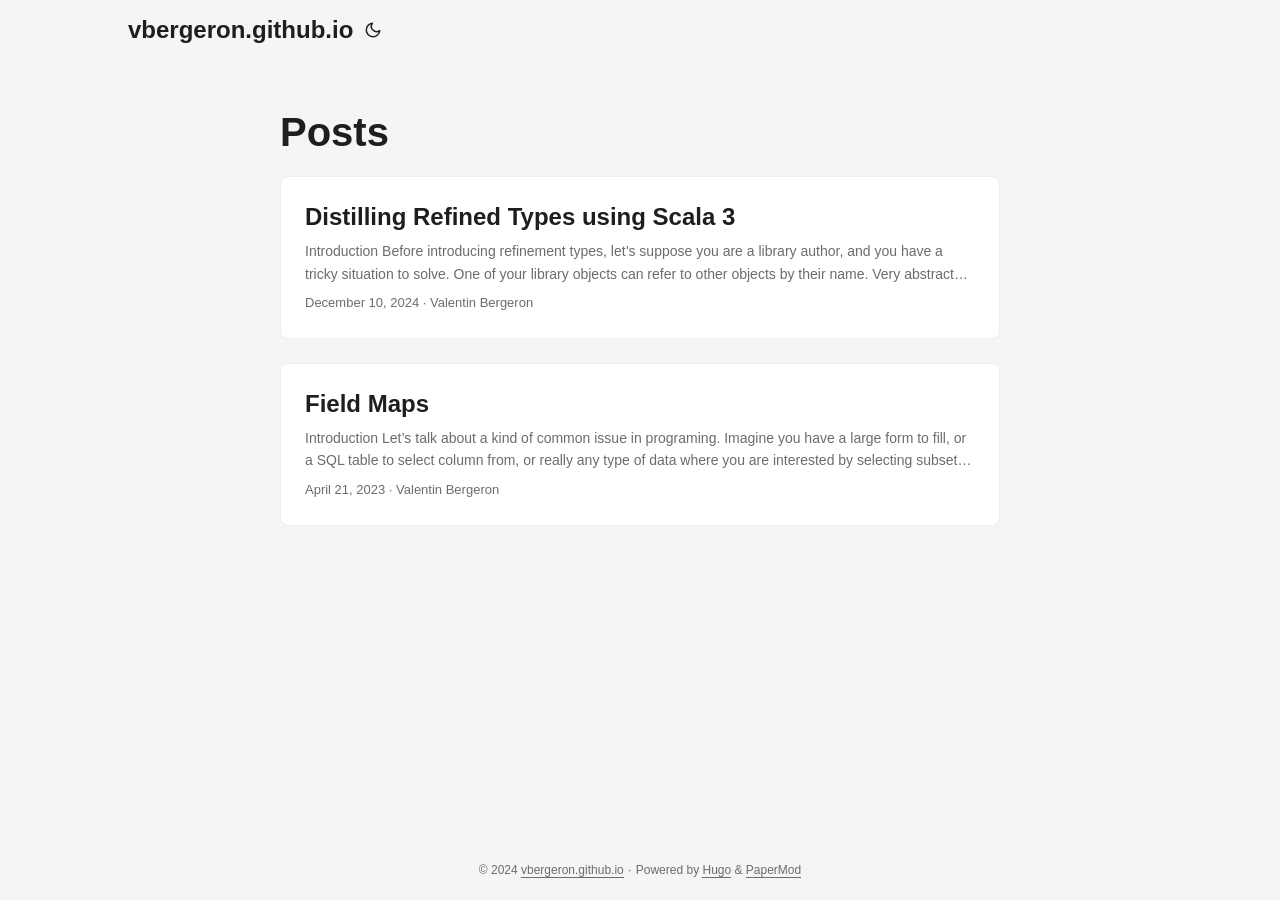
<file: posts/page/1/index.html>
<!DOCTYPE html>
<html lang="en-us">
  <head>
    <title>https://vbergeron.github.io/posts/</title>
    <link rel="canonical" href="https://vbergeron.github.io/posts/">
    <meta name="robots" content="noindex">
    <meta charset="utf-8">
    <meta http-equiv="refresh" content="0; url=https://vbergeron.github.io/posts/">
  </head>
</html>
</file>
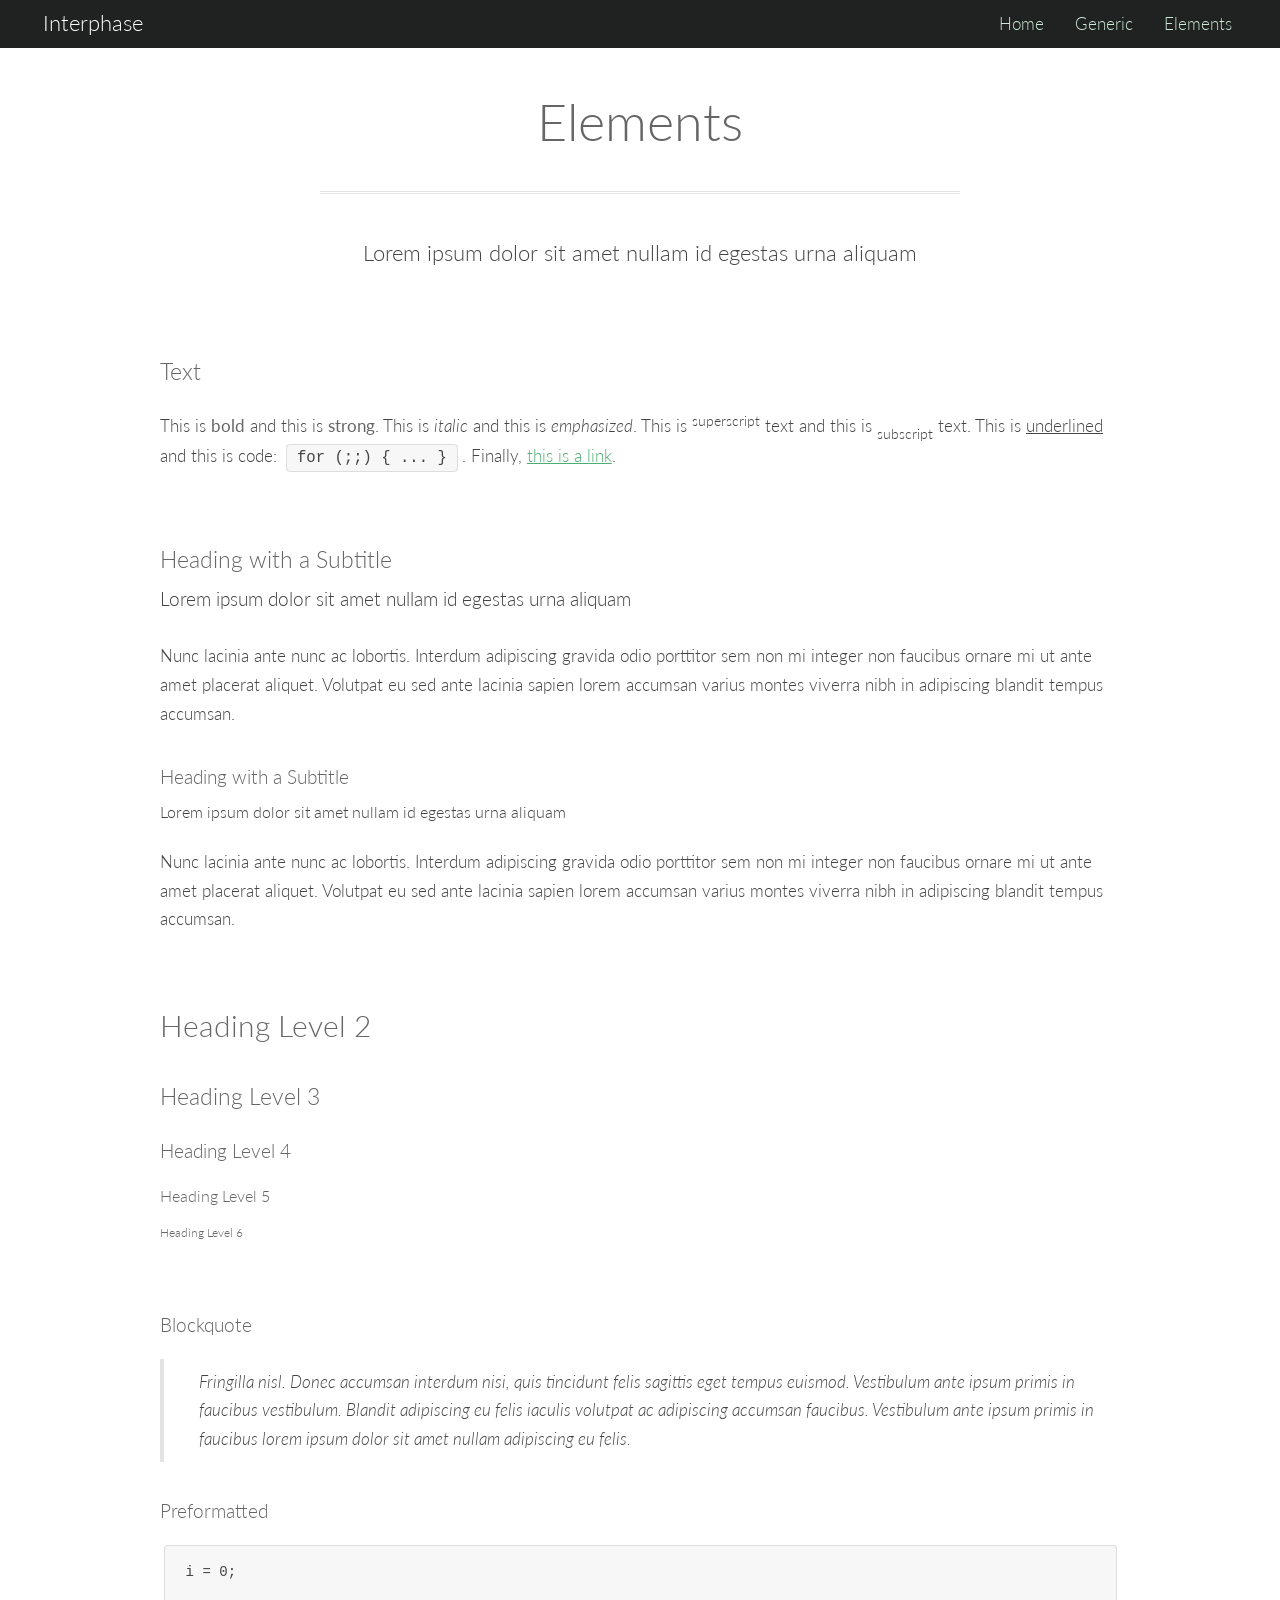
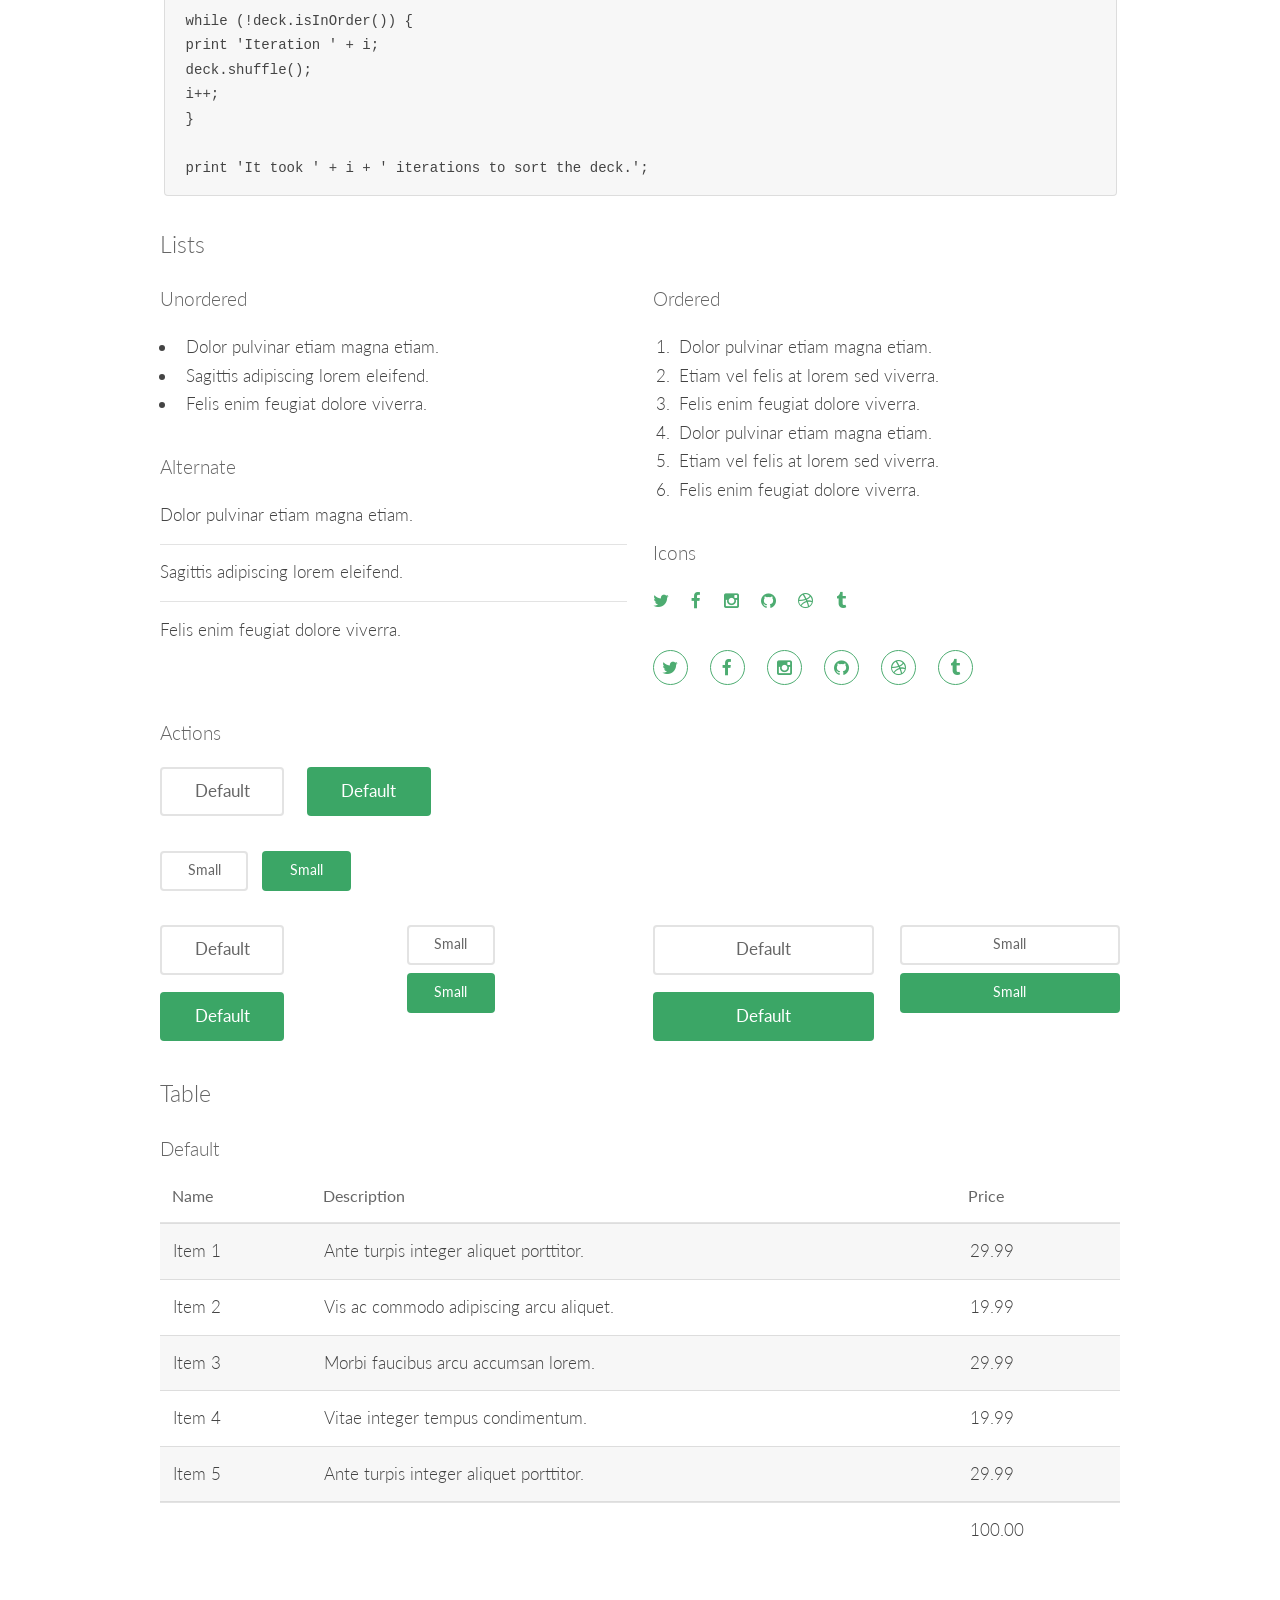
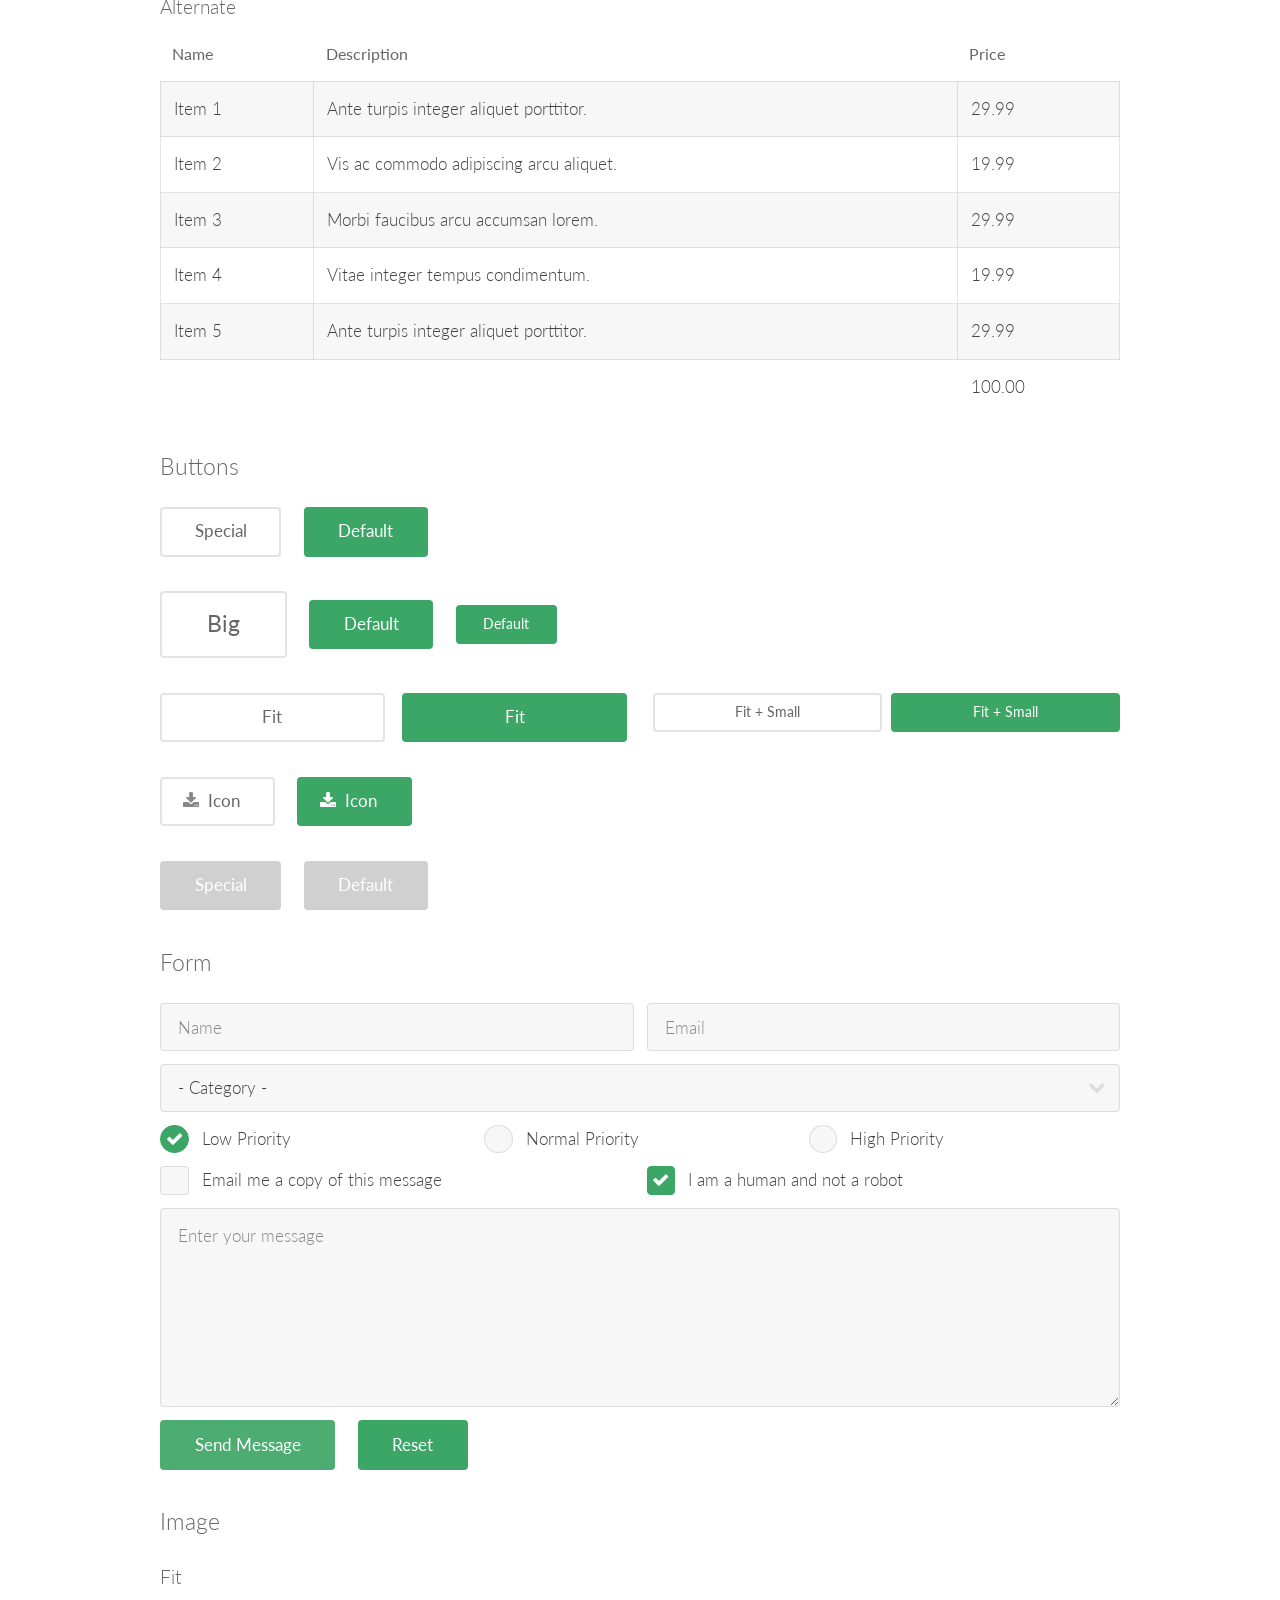
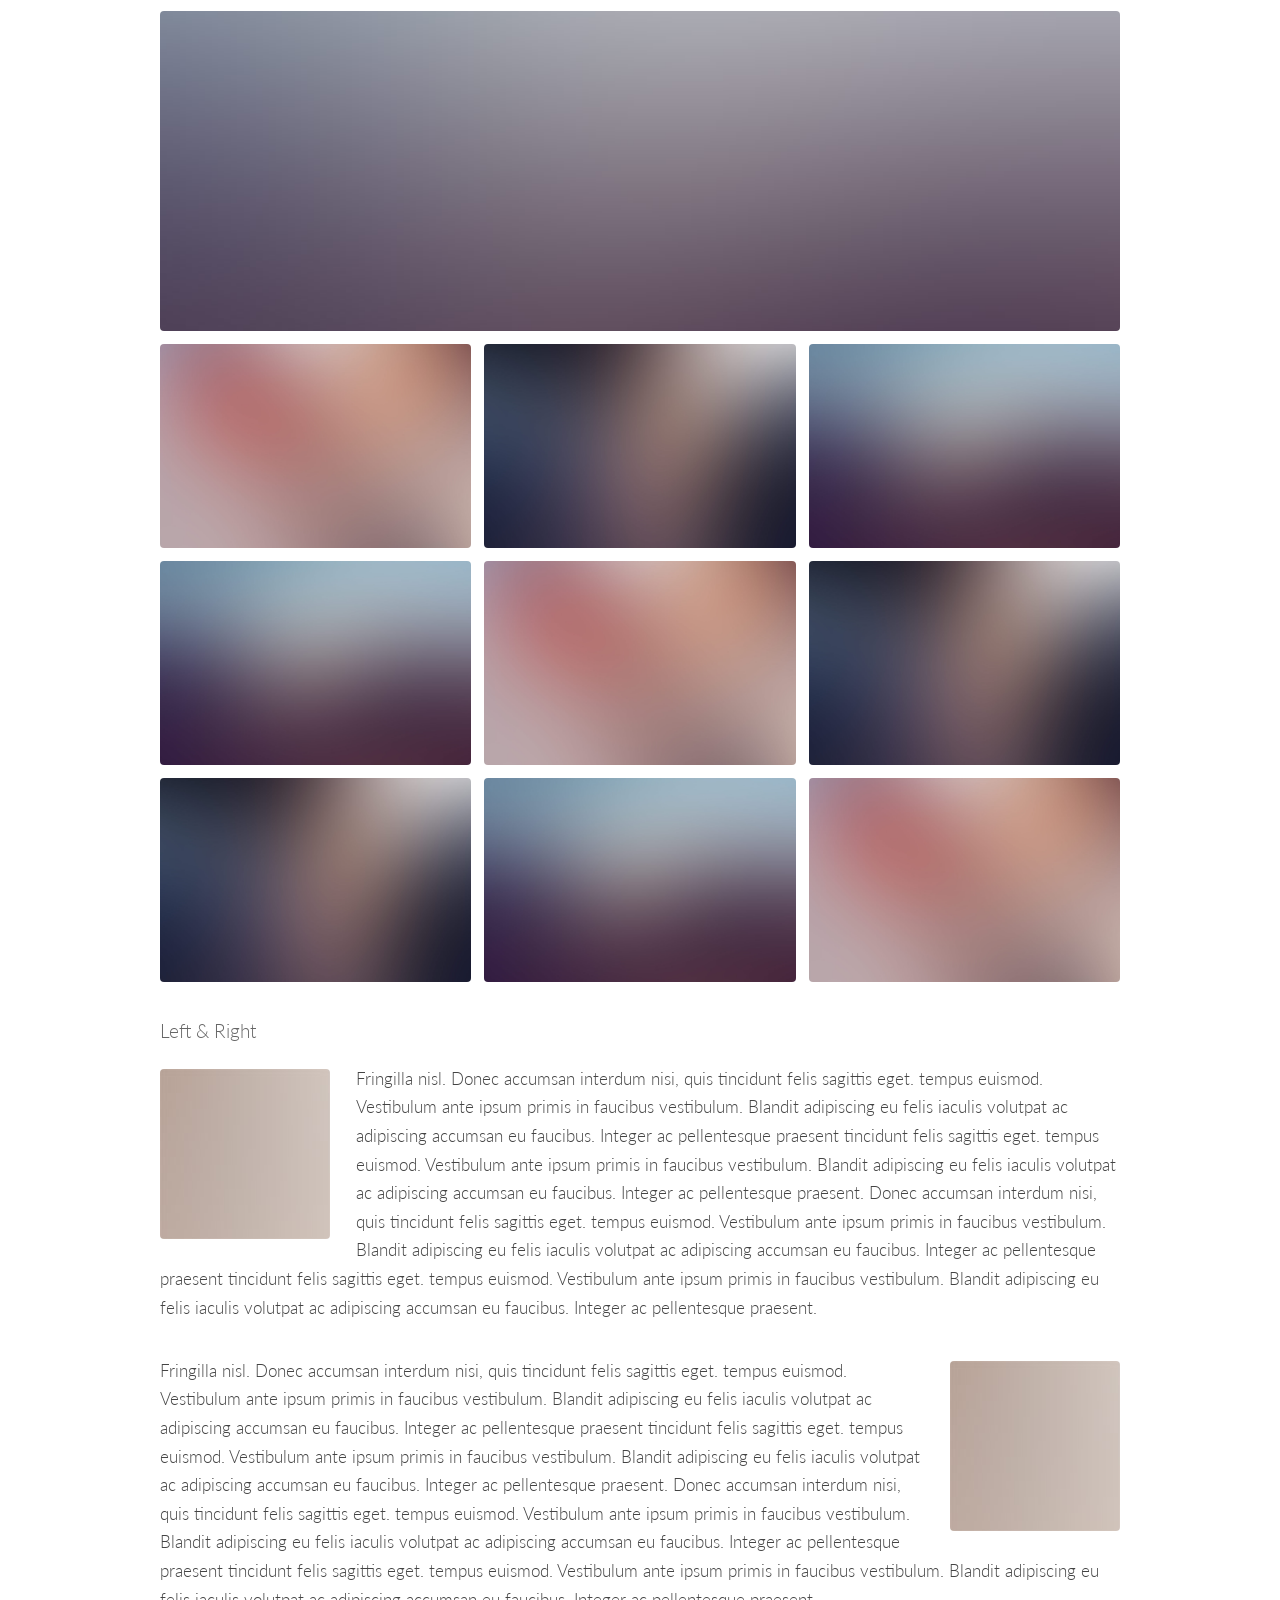
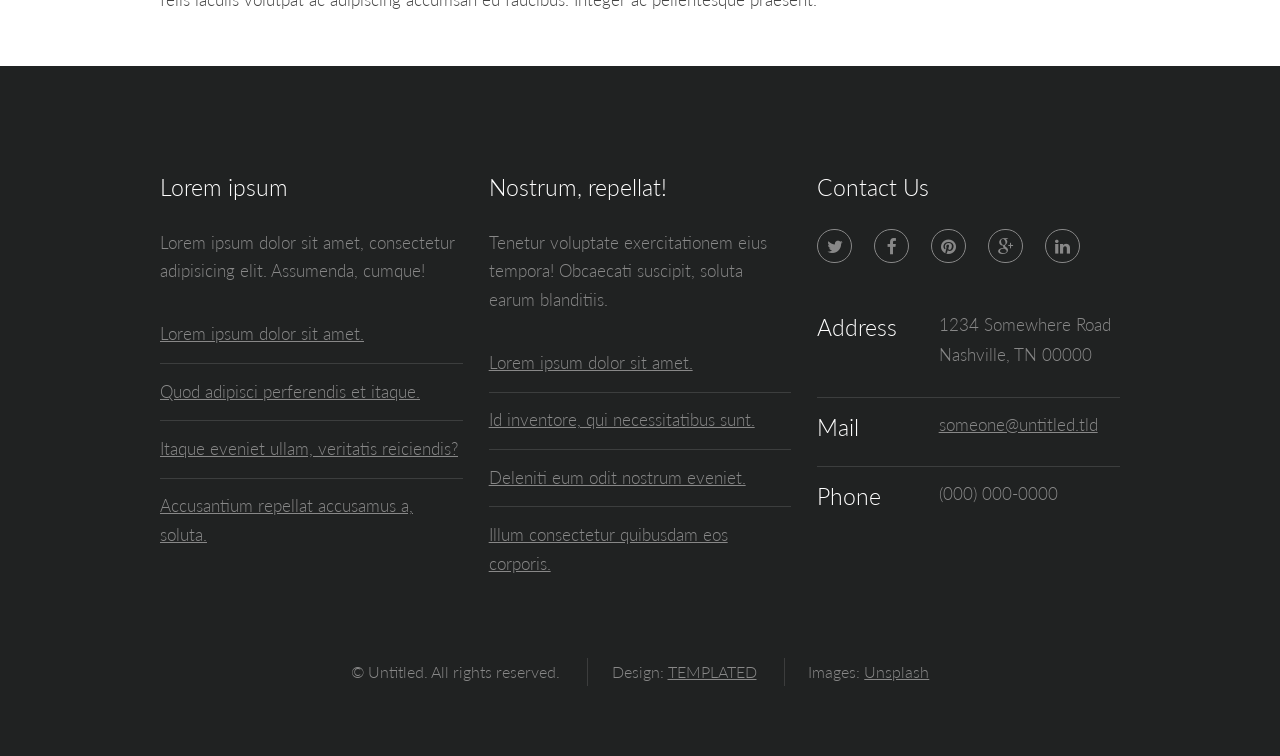
<file: elements.html>
<!DOCTYPE html>
<!--
	Interphase by TEMPLATED
	templated.co @templatedco
	Released for free under the Creative Commons Attribution 3.0 license (templated.co/license)
-->
<html lang="en">
	<head>
		<meta charset="UTF-8">
		<title>Elements - Interphase by TEMPLATED</title>
		<meta http-equiv="content-type" content="text/html; charset=utf-8" />
		<meta name="description" content="" />
		<meta name="keywords" content="" />
		<!--[if lte IE 8]><script src="css/ie/html5shiv.js"></script><![endif]-->
		<script src="js/jquery.min.js"></script>
		<script src="js/skel.min.js"></script>
		<script src="js/skel-layers.min.js"></script>
		<script src="js/init.js"></script>
		<noscript>
			<link rel="stylesheet" href="css/skel.css" />
			<link rel="stylesheet" href="css/style.css" />
			<link rel="stylesheet" href="css/style-xlarge.css" />
		</noscript>
		<!--[if lte IE 8]><link rel="stylesheet" href="css/ie/v8.css" /><![endif]-->
	</head>
	<body>

		<!-- Header -->
			<header id="header">
				<h1><a href="index.html">Interphase</a></h1>
				<nav id="nav">
					<ul>
						<li><a href="index.html">Home</a></li>
						<li><a href="generic.html">Generic</a></li>
						<li><a href="elements.html">Elements</a></li>
					</ul>
				</nav>
			</header>

		<!-- Main -->
			<section id="main" class="wrapper">
				<div class="container">

					<header class="major">
						<h2>Elements</h2>
						<p>Lorem ipsum dolor sit amet nullam id egestas urna aliquam</p>
					</header>

					<!-- Text -->
						<section>
							<h3>Text</h3>
							<p>This is <b>bold</b> and this is <strong>strong</strong>. This is <i>italic</i> and this is <em>emphasized</em>.
							This is <sup>superscript</sup> text and this is <sub>subscript</sub> text.
							This is <u>underlined</u> and this is code: <code>for (;;) { ... }</code>. Finally, <a href="#">this is a link</a>.</p>

							<hr />

							<header>
								<h3>Heading with a Subtitle</h3>
								<p>Lorem ipsum dolor sit amet nullam id egestas urna aliquam</p>
							</header>
							<p>Nunc lacinia ante nunc ac lobortis. Interdum adipiscing gravida odio porttitor sem non mi integer non faucibus ornare mi ut ante amet placerat aliquet. Volutpat eu sed ante lacinia sapien lorem accumsan varius montes viverra nibh in adipiscing blandit tempus accumsan.</p>
							<header>
								<h4>Heading with a Subtitle</h4>
								<p>Lorem ipsum dolor sit amet nullam id egestas urna aliquam</p>
							</header>
							<p>Nunc lacinia ante nunc ac lobortis. Interdum adipiscing gravida odio porttitor sem non mi integer non faucibus ornare mi ut ante amet placerat aliquet. Volutpat eu sed ante lacinia sapien lorem accumsan varius montes viverra nibh in adipiscing blandit tempus accumsan.</p>

							<hr />

							<h2>Heading Level 2</h2>
							<h3>Heading Level 3</h3>
							<h4>Heading Level 4</h4>
							<h5>Heading Level 5</h5>
							<h6>Heading Level 6</h6>

							<hr />

							<h4>Blockquote</h4>
							<blockquote>Fringilla nisl. Donec accumsan interdum nisi, quis tincidunt felis sagittis eget tempus euismod. Vestibulum ante ipsum primis in faucibus vestibulum. Blandit adipiscing eu felis iaculis volutpat ac adipiscing accumsan faucibus. Vestibulum ante ipsum primis in faucibus lorem ipsum dolor sit amet nullam adipiscing eu felis.</blockquote>

							<h4>Preformatted</h4>
							<pre><code>i = 0;

while (!deck.isInOrder()) {
print 'Iteration ' + i;
deck.shuffle();
i++;
}

print 'It took ' + i + ' iterations to sort the deck.';</code></pre>
						</section>

					<!-- Lists -->
						<section>
							<h3>Lists</h3>
							<div class="row">
								<div class="6u 12u(small)">

									<h4>Unordered</h4>
									<ul>
										<li>Dolor pulvinar etiam magna etiam.</li>
										<li>Sagittis adipiscing lorem eleifend.</li>
										<li>Felis enim feugiat dolore viverra.</li>
									</ul>

									<h4>Alternate</h4>
									<ul class="alt">
										<li>Dolor pulvinar etiam magna etiam.</li>
										<li>Sagittis adipiscing lorem eleifend.</li>
										<li>Felis enim feugiat dolore viverra.</li>
									</ul>

								</div>
								<div class="6u 12u(small)">

									<h4>Ordered</h4>
									<ol>
										<li>Dolor pulvinar etiam magna etiam.</li>
										<li>Etiam vel felis at lorem sed viverra.</li>
										<li>Felis enim feugiat dolore viverra.</li>
										<li>Dolor pulvinar etiam magna etiam.</li>
										<li>Etiam vel felis at lorem sed viverra.</li>
										<li>Felis enim feugiat dolore viverra.</li>
									</ol>

									<h4>Icons</h4>
									<ul class="icons">
										<li><a href="#" class="icon fa-twitter"><span class="label">Twitter</span></a></li>
										<li><a href="#" class="icon fa-facebook"><span class="label">Facebook</span></a></li>
										<li><a href="#" class="icon fa-instagram"><span class="label">Instagram</span></a></li>
										<li><a href="#" class="icon fa-github"><span class="label">Github</span></a></li>
										<li><a href="#" class="icon fa-dribbble"><span class="label">Dribbble</span></a></li>
										<li><a href="#" class="icon fa-tumblr"><span class="label">Tumblr</span></a></li>
									</ul>
									<ul class="icons">
										<li><a href="#" class="icon rounded fa-twitter"><span class="label">Twitter</span></a></li>
										<li><a href="#" class="icon rounded fa-facebook"><span class="label">Facebook</span></a></li>
										<li><a href="#" class="icon rounded fa-instagram"><span class="label">Instagram</span></a></li>
										<li><a href="#" class="icon rounded fa-github"><span class="label">Github</span></a></li>
										<li><a href="#" class="icon rounded fa-dribbble"><span class="label">Dribbble</span></a></li>
										<li><a href="#" class="icon rounded fa-tumblr"><span class="label">Tumblr</span></a></li>
									</ul>

								</div>
							</div>

							<h4>Actions</h4>
							<ul class="actions">
								<li><a href="#" class="button alt">Default</a></li>
								<li><a href="#" class="button">Default</a></li>
							</ul>
							<ul class="actions small">
								<li><a href="#" class="button alt small">Small</a></li>
								<li><a href="#" class="button small">Small</a></li>
							</ul>
							<div class="row">
								<div class="3u 6u(medium) 12u$(small)">
									<ul class="actions vertical">
										<li><a href="#" class="button alt">Default</a></li>
										<li><a href="#" class="button">Default</a></li>
									</ul>
								</div>
								<div class="3u 6u$(medium) 12u$(small)">
									<ul class="actions vertical small">
										<li><a href="#" class="button alt small">Small</a></li>
										<li><a href="#" class="button small">Small</a></li>
									</ul>
								</div>
								<div class="3u 6u(medium) 12u$(small)">
									<ul class="actions vertical">
										<li><a href="#" class="button alt fit">Default</a></li>
										<li><a href="#" class="button fit">Default</a></li>
									</ul>
								</div>
								<div class="3u 6u$(medium) 12u$(small)">
									<ul class="actions vertical small">
										<li><a href="#" class="button alt small fit">Small</a></li>
										<li><a href="#" class="button small fit">Small</a></li>
									</ul>
								</div>
							</div>
						</section>

					<!-- Table -->
						<section>
							<h3>Table</h3>
							<h4>Default</h4>
							<div class="table-wrapper">
								<table>
									<thead>
										<tr>
											<th>Name</th>
											<th>Description</th>
											<th>Price</th>
										</tr>
									</thead>
									<tbody>
										<tr>
											<td>Item 1</td>
											<td>Ante turpis integer aliquet porttitor.</td>
											<td>29.99</td>
										</tr>
										<tr>
											<td>Item 2</td>
											<td>Vis ac commodo adipiscing arcu aliquet.</td>
											<td>19.99</td>
										</tr>
										<tr>
											<td>Item 3</td>
											<td> Morbi faucibus arcu accumsan lorem.</td>
											<td>29.99</td>
										</tr>
										<tr>
											<td>Item 4</td>
											<td>Vitae integer tempus condimentum.</td>
											<td>19.99</td>
										</tr>
										<tr>
											<td>Item 5</td>
											<td>Ante turpis integer aliquet porttitor.</td>
											<td>29.99</td>
										</tr>
									</tbody>
									<tfoot>
										<tr>
											<td colspan="2"></td>
											<td>100.00</td>
										</tr>
									</tfoot>
								</table>
							</div>
							<h4>Alternate</h4>
							<div class="table-wrapper">
								<table class="alt">
									<thead>
										<tr>
											<th>Name</th>
											<th>Description</th>
											<th>Price</th>
										</tr>
									</thead>
									<tbody>
										<tr>
											<td>Item 1</td>
											<td>Ante turpis integer aliquet porttitor.</td>
											<td>29.99</td>
										</tr>
										<tr>
											<td>Item 2</td>
											<td>Vis ac commodo adipiscing arcu aliquet.</td>
											<td>19.99</td>
										</tr>
										<tr>
											<td>Item 3</td>
											<td> Morbi faucibus arcu accumsan lorem.</td>
											<td>29.99</td>
										</tr>
										<tr>
											<td>Item 4</td>
											<td>Vitae integer tempus condimentum.</td>
											<td>19.99</td>
										</tr>
										<tr>
											<td>Item 5</td>
											<td>Ante turpis integer aliquet porttitor.</td>
											<td>29.99</td>
										</tr>
									</tbody>
									<tfoot>
										<tr>
											<td colspan="2"></td>
											<td>100.00</td>
										</tr>
									</tfoot>
								</table>
							</div>
						</section>

					<!-- Buttons -->
						<section>
							<h3>Buttons</h3>
							<ul class="actions">
								<li><a href="#" class="button alt">Special</a></li>
								<li><a href="#" class="button">Default</a></li>
							</ul>
							<ul class="actions">
								<li><a href="#" class="button alt big">Big</a></li>
								<li><a href="#" class="button">Default</a></li>
								<li><a href="#" class="button small">Default</a></li>
							</ul>
							<div class="row">
								<div class="6u 12u$(small)">
									<ul class="actions fit">
										<li><a href="#" class="button alt fit">Fit</a></li>
										<li><a href="#" class="button fit">Fit</a></li>
									</ul>
								</div>
								<div class="6u$ 12u$(small)">
									<ul class="actions fit small">
										<li><a href="#" class="button alt fit small">Fit + Small</a></li>
										<li><a href="#" class="button fit small">Fit + Small</a></li>
									</ul>
								</div>
							</div>
							<ul class="actions">
								<li><a href="#" class="button alt icon fa-download">Icon</a></li>
								<li><a href="#" class="button icon fa-download">Icon</a></li>
							</ul>
							<ul class="actions">
								<li><span class="button alt disabled">Special</span></li>
								<li><span class="button disabled">Default</span></li>
							</ul>
						</section>

					<!-- Form -->
						<section>
							<h3>Form</h3>
							<form method="post" action="#">
								<div class="row uniform 50%">
									<div class="6u 12u$(xsmall)">
										<input type="text" name="name" id="name" value="" placeholder="Name" />
									</div>
									<div class="6u$ 12u$(xsmall)">
										<input type="email" name="email" id="email" value="" placeholder="Email" />
									</div>
									<div class="12u$">
										<div class="select-wrapper">
											<select name="category" id="category">
												<option value="">- Category -</option>
												<option value="1">Manufacturing</option>
												<option value="1">Shipping</option>
												<option value="1">Administration</option>
												<option value="1">Human Resources</option>
											</select>
										</div>
									</div>
									<div class="4u 12u$(small)">
										<input type="radio" id="priority-low" name="priority" checked>
										<label for="priority-low">Low Priority</label>
									</div>
									<div class="4u 12u$(small)">
										<input type="radio" id="priority-normal" name="priority">
										<label for="priority-normal">Normal Priority</label>
									</div>
									<div class="4u$ 12u$(small)">
										<input type="radio" id="priority-high" name="priority">
										<label for="priority-high">High Priority</label>
									</div>
									<div class="6u 12u$(small)">
										<input type="checkbox" id="copy" name="copy">
										<label for="copy">Email me a copy of this message</label>
									</div>
									<div class="6u$ 12u$(small)">
										<input type="checkbox" id="human" name="human" checked>
										<label for="human">I am a human and not a robot</label>
									</div>
									<div class="12u$">
										<textarea name="message" id="message" placeholder="Enter your message" rows="6"></textarea>
									</div>
									<div class="12u$">
										<ul class="actions">
											<li><input type="submit" value="Send Message" class="special" /></li>
											<li><input type="reset" value="Reset" /></li>
										</ul>
									</div>
								</div>
							</form>
						</section>

					<!-- Image -->
						<section>
							<h3>Image</h3>
							<h4>Fit</h4>
							<div class="box alt">
								<div class="row 50% uniform">
									<div class="12u$"><span class="image fit"><img src="images/pic08.jpg" alt="" /></span></div>
									<div class="4u"><span class="image fit"><img src="images/pic05.jpg" alt="" /></span></div>
									<div class="4u"><span class="image fit"><img src="images/pic06.jpg" alt="" /></span></div>
									<div class="4u$"><span class="image fit"><img src="images/pic07.jpg" alt="" /></span></div>
									<div class="4u"><span class="image fit"><img src="images/pic07.jpg" alt="" /></span></div>
									<div class="4u"><span class="image fit"><img src="images/pic05.jpg" alt="" /></span></div>
									<div class="4u$"><span class="image fit"><img src="images/pic06.jpg" alt="" /></span></div>
									<div class="4u"><span class="image fit"><img src="images/pic06.jpg" alt="" /></span></div>
									<div class="4u"><span class="image fit"><img src="images/pic07.jpg" alt="" /></span></div>
									<div class="4u$"><span class="image fit"><img src="images/pic05.jpg" alt="" /></span></div>
								</div>
							</div>

							<h4>Left &amp; Right</h4>
							<p><span class="image left"><img src="images/pic09.jpg" alt="" /></span>Fringilla nisl. Donec accumsan interdum nisi, quis tincidunt felis sagittis eget. tempus euismod. Vestibulum ante ipsum primis in faucibus vestibulum. Blandit adipiscing eu felis iaculis volutpat ac adipiscing accumsan eu faucibus. Integer ac pellentesque praesent tincidunt felis sagittis eget. tempus euismod. Vestibulum ante ipsum primis in faucibus vestibulum. Blandit adipiscing eu felis iaculis volutpat ac adipiscing accumsan eu faucibus. Integer ac pellentesque praesent. Donec accumsan interdum nisi, quis tincidunt felis sagittis eget. tempus euismod. Vestibulum ante ipsum primis in faucibus vestibulum. Blandit adipiscing eu felis iaculis volutpat ac adipiscing accumsan eu faucibus. Integer ac pellentesque praesent tincidunt felis sagittis eget. tempus euismod. Vestibulum ante ipsum primis in faucibus vestibulum. Blandit adipiscing eu felis iaculis volutpat ac adipiscing accumsan eu faucibus. Integer ac pellentesque praesent.</p>
							<p><span class="image right"><img src="images/pic09.jpg" alt="" /></span>Fringilla nisl. Donec accumsan interdum nisi, quis tincidunt felis sagittis eget. tempus euismod. Vestibulum ante ipsum primis in faucibus vestibulum. Blandit adipiscing eu felis iaculis volutpat ac adipiscing accumsan eu faucibus. Integer ac pellentesque praesent tincidunt felis sagittis eget. tempus euismod. Vestibulum ante ipsum primis in faucibus vestibulum. Blandit adipiscing eu felis iaculis volutpat ac adipiscing accumsan eu faucibus. Integer ac pellentesque praesent. Donec accumsan interdum nisi, quis tincidunt felis sagittis eget. tempus euismod. Vestibulum ante ipsum primis in faucibus vestibulum. Blandit adipiscing eu felis iaculis volutpat ac adipiscing accumsan eu faucibus. Integer ac pellentesque praesent tincidunt felis sagittis eget. tempus euismod. Vestibulum ante ipsum primis in faucibus vestibulum. Blandit adipiscing eu felis iaculis volutpat ac adipiscing accumsan eu faucibus. Integer ac pellentesque praesent.</p>
						</section>

				</div>
			</section>

		<!-- Footer -->
			<footer id="footer">
				<div class="container">
					<div class="row">
						<section class="4u 6u(medium) 12u$(small)">
							<h3>Lorem ipsum</h3>
							<p>Lorem ipsum dolor sit amet, consectetur adipisicing elit. Assumenda, cumque!</p>
							<ul class="alt">
								<li><a href="#">Lorem ipsum dolor sit amet.</a></li>
								<li><a href="#">Quod adipisci perferendis et itaque.</a></li>
								<li><a href="#">Itaque eveniet ullam, veritatis reiciendis?</a></li>
								<li><a href="#">Accusantium repellat accusamus a, soluta.</a></li>
							</ul>
						</section>
						<section class="4u 6u$(medium) 12u$(small)">
							<h3>Nostrum, repellat!</h3>
							<p>Tenetur voluptate exercitationem eius tempora! Obcaecati suscipit, soluta earum blanditiis.</p>
							<ul class="alt">
								<li><a href="#">Lorem ipsum dolor sit amet.</a></li>
								<li><a href="#">Id inventore, qui necessitatibus sunt.</a></li>
								<li><a href="#">Deleniti eum odit nostrum eveniet.</a></li>
								<li><a href="#">Illum consectetur quibusdam eos corporis.</a></li>
							</ul>
						</section>
						<section class="4u$ 12u$(medium) 12u$(small)">
							<h3>Contact Us</h3>
							<ul class="icons">
								<li><a href="#" class="icon rounded fa-twitter"><span class="label">Twitter</span></a></li>
								<li><a href="#" class="icon rounded fa-facebook"><span class="label">Facebook</span></a></li>
								<li><a href="#" class="icon rounded fa-pinterest"><span class="label">Pinterest</span></a></li>
								<li><a href="#" class="icon rounded fa-google-plus"><span class="label">Google+</span></a></li>
								<li><a href="#" class="icon rounded fa-linkedin"><span class="label">LinkedIn</span></a></li>
							</ul>
							<ul class="tabular">
								<li>
									<h3>Address</h3>
									1234 Somewhere Road<br>
									Nashville, TN 00000
								</li>
								<li>
									<h3>Mail</h3>
									<a href="#">someone@untitled.tld</a>
								</li>
								<li>
									<h3>Phone</h3>
									(000) 000-0000
								</li>
							</ul>
						</section>
					</div>
					<ul class="copyright">
						<li>&copy; Untitled. All rights reserved.</li>
						<li>Design: <a href="http://templated.co">TEMPLATED</a></li>
						<li>Images: <a href="http://unsplash.com">Unsplash</a></li>
					</ul>
				</div>
			</footer>

	</body>
</html>
</file>
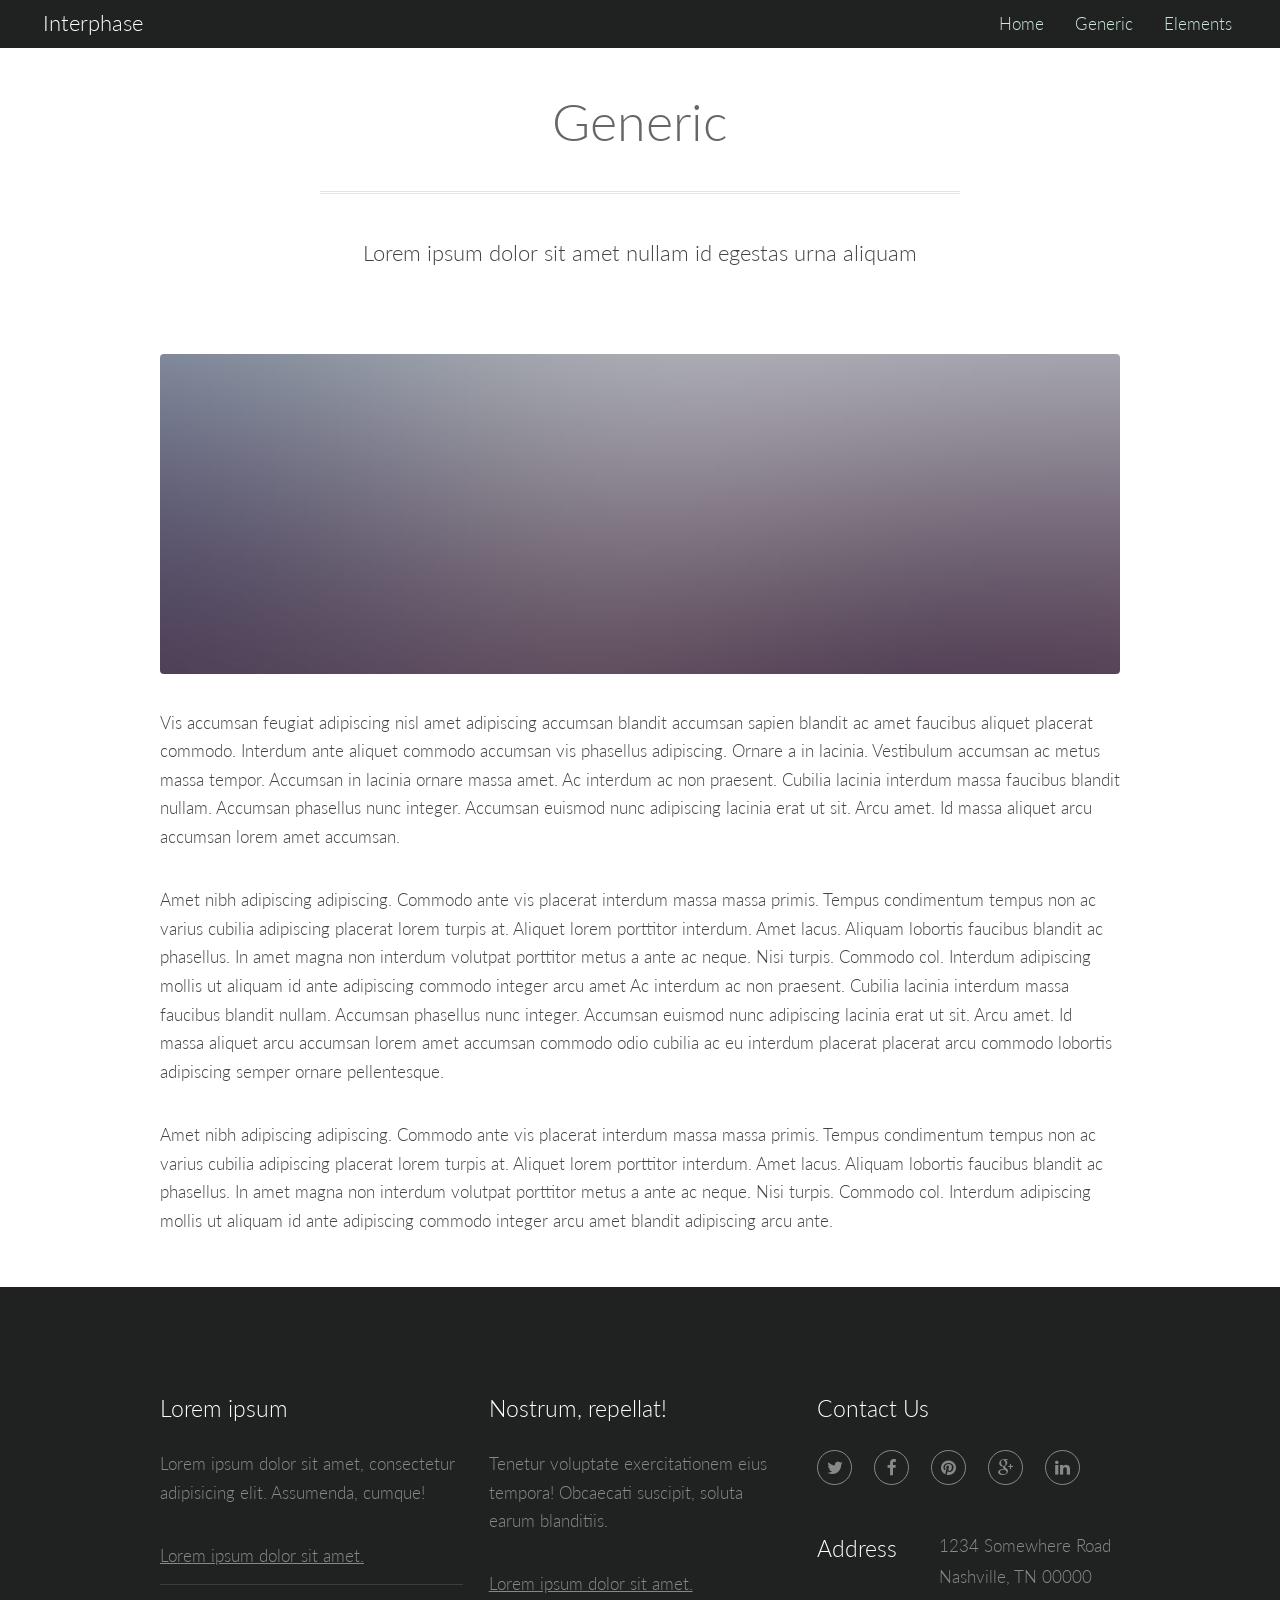
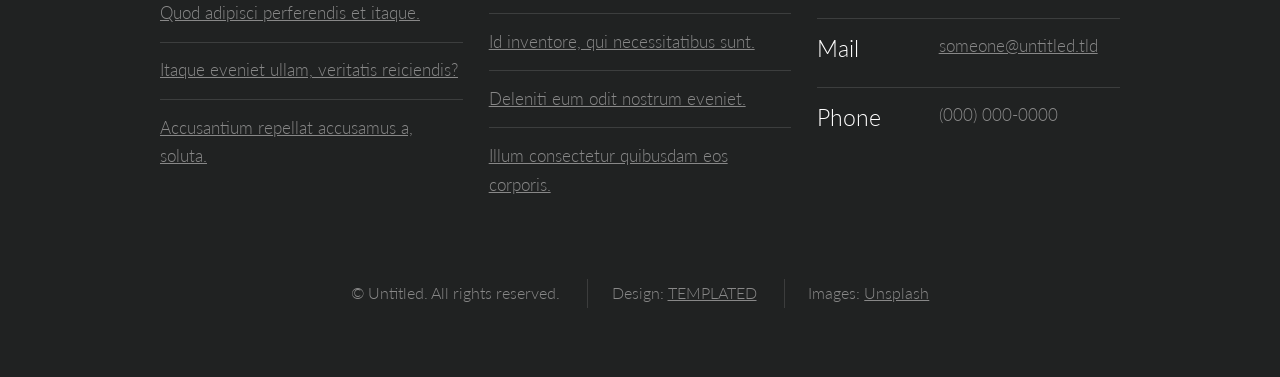
<file: generic.html>
<!DOCTYPE html>
<!--
	Interphase by TEMPLATED
	templated.co @templatedco
	Released for free under the Creative Commons Attribution 3.0 license (templated.co/license)
-->
<html lang="en">
	<head>
		<meta charset="UTF-8">
		<title>Generic - Interphase by TEMPLATED</title>
		<meta http-equiv="content-type" content="text/html; charset=utf-8" />
		<meta name="description" content="" />
		<meta name="keywords" content="" />
		<!--[if lte IE 8]><script src="css/ie/html5shiv.js"></script><![endif]-->
		<script src="js/jquery.min.js"></script>
		<script src="js/skel.min.js"></script>
		<script src="js/skel-layers.min.js"></script>
		<script src="js/init.js"></script>
		<noscript>
			<link rel="stylesheet" href="css/skel.css" />
			<link rel="stylesheet" href="css/style.css" />
			<link rel="stylesheet" href="css/style-xlarge.css" />
		</noscript>
		<!--[if lte IE 8]><link rel="stylesheet" href="css/ie/v8.css" /><![endif]-->
	</head>
	<body>

		<!-- Header -->
			<header id="header">
				<h1><a href="index.html">Interphase</a></h1>
				<nav id="nav">
					<ul>
						<li><a href="index.html">Home</a></li>
						<li><a href="generic.html">Generic</a></li>
						<li><a href="elements.html">Elements</a></li>
					</ul>
				</nav>
			</header>

		<!-- Main -->
			<section id="main" class="wrapper">
				<div class="container">

					<header class="major">
						<h2>Generic</h2>
						<p>Lorem ipsum dolor sit amet nullam id egestas urna aliquam</p>
					</header>

					<a href="#" class="image fit"><img src="images/pic08.jpg" alt="" /></a>
					<p>Vis accumsan feugiat adipiscing nisl amet adipiscing accumsan blandit accumsan sapien blandit ac amet faucibus aliquet placerat commodo. Interdum ante aliquet commodo accumsan vis phasellus adipiscing. Ornare a in lacinia. Vestibulum accumsan ac metus massa tempor. Accumsan in lacinia ornare massa amet. Ac interdum ac non praesent. Cubilia lacinia interdum massa faucibus blandit nullam. Accumsan phasellus nunc integer. Accumsan euismod nunc adipiscing lacinia erat ut sit. Arcu amet. Id massa aliquet arcu accumsan lorem amet accumsan.</p>
					<p>Amet nibh adipiscing adipiscing. Commodo ante vis placerat interdum massa massa primis. Tempus condimentum tempus non ac varius cubilia adipiscing placerat lorem turpis at. Aliquet lorem porttitor interdum. Amet lacus. Aliquam lobortis faucibus blandit ac phasellus. In amet magna non interdum volutpat porttitor metus a ante ac neque. Nisi turpis. Commodo col. Interdum adipiscing mollis ut aliquam id ante adipiscing commodo integer arcu amet Ac interdum ac non praesent. Cubilia lacinia interdum massa faucibus blandit nullam. Accumsan phasellus nunc integer. Accumsan euismod nunc adipiscing lacinia erat ut sit. Arcu amet. Id massa aliquet arcu accumsan lorem amet accumsan commodo odio cubilia ac eu interdum placerat placerat arcu commodo lobortis adipiscing semper ornare pellentesque.</p>
					<p>Amet nibh adipiscing adipiscing. Commodo ante vis placerat interdum massa massa primis. Tempus condimentum tempus non ac varius cubilia adipiscing placerat lorem turpis at. Aliquet lorem porttitor interdum. Amet lacus. Aliquam lobortis faucibus blandit ac phasellus. In amet magna non interdum volutpat porttitor metus a ante ac neque. Nisi turpis. Commodo col. Interdum adipiscing mollis ut aliquam id ante adipiscing commodo integer arcu amet blandit adipiscing arcu ante.</p>

				</div>
			</section>

		<!-- Footer -->
			<footer id="footer">
				<div class="container">
					<div class="row">
						<section class="4u 6u(medium) 12u$(small)">
							<h3>Lorem ipsum</h3>
							<p>Lorem ipsum dolor sit amet, consectetur adipisicing elit. Assumenda, cumque!</p>
							<ul class="alt">
								<li><a href="#">Lorem ipsum dolor sit amet.</a></li>
								<li><a href="#">Quod adipisci perferendis et itaque.</a></li>
								<li><a href="#">Itaque eveniet ullam, veritatis reiciendis?</a></li>
								<li><a href="#">Accusantium repellat accusamus a, soluta.</a></li>
							</ul>
						</section>
						<section class="4u 6u$(medium) 12u$(small)">
							<h3>Nostrum, repellat!</h3>
							<p>Tenetur voluptate exercitationem eius tempora! Obcaecati suscipit, soluta earum blanditiis.</p>
							<ul class="alt">
								<li><a href="#">Lorem ipsum dolor sit amet.</a></li>
								<li><a href="#">Id inventore, qui necessitatibus sunt.</a></li>
								<li><a href="#">Deleniti eum odit nostrum eveniet.</a></li>
								<li><a href="#">Illum consectetur quibusdam eos corporis.</a></li>
							</ul>
						</section>
						<section class="4u$ 12u$(medium) 12u$(small)">
							<h3>Contact Us</h3>
							<ul class="icons">
								<li><a href="#" class="icon rounded fa-twitter"><span class="label">Twitter</span></a></li>
								<li><a href="#" class="icon rounded fa-facebook"><span class="label">Facebook</span></a></li>
								<li><a href="#" class="icon rounded fa-pinterest"><span class="label">Pinterest</span></a></li>
								<li><a href="#" class="icon rounded fa-google-plus"><span class="label">Google+</span></a></li>
								<li><a href="#" class="icon rounded fa-linkedin"><span class="label">LinkedIn</span></a></li>
							</ul>
							<ul class="tabular">
								<li>
									<h3>Address</h3>
									1234 Somewhere Road<br>
									Nashville, TN 00000
								</li>
								<li>
									<h3>Mail</h3>
									<a href="#">someone@untitled.tld</a>
								</li>
								<li>
									<h3>Phone</h3>
									(000) 000-0000
								</li>
							</ul>
						</section>
					</div>
					<ul class="copyright">
						<li>&copy; Untitled. All rights reserved.</li>
						<li>Design: <a href="http://templated.co">TEMPLATED</a></li>
						<li>Images: <a href="http://unsplash.com">Unsplash</a></li>
					</ul>
				</div>
			</footer>

	</body>
</html>
</file>
<file: assets/css/stylesheet.d6fcd20a4fb86efa4dfac8ec95da60244cc8871042183da1ef28e3a762ad79c8.css>
/*
  PaperMod v8+
  License: MIT https://github.com/adityatelange/hugo-PaperMod/blob/master/LICENSE
  Copyright (c) 2020 nanxiaobei and adityatelange
  Copyright (c) 2021-2024 adityatelange
*/
:root{--gap:24px;--content-gap:20px;--nav-width:1024px;--main-width:720px;--header-height:60px;--footer-height:60px;--radius:8px;--theme:rgb(255, 255, 255);--entry:rgb(255, 255, 255);--primary:rgb(30, 30, 30);--secondary:rgb(108, 108, 108);--tertiary:rgb(214, 214, 214);--content:rgb(31, 31, 31);--code-block-bg:rgb(28, 29, 33);--code-bg:rgb(245, 245, 245);--border:rgb(238, 238, 238)}.dark{--theme:rgb(29, 30, 32);--entry:rgb(46, 46, 51);--primary:rgb(218, 218, 219);--secondary:rgb(155, 156, 157);--tertiary:rgb(65, 66, 68);--content:rgb(196, 196, 197);--code-block-bg:rgb(46, 46, 51);--code-bg:rgb(55, 56, 62);--border:rgb(51, 51, 51)}.list{background:var(--code-bg)}.dark.list{background:var(--theme)}*,::after,::before{box-sizing:border-box}html{-webkit-tap-highlight-color:transparent;overflow-y:scroll;-webkit-text-size-adjust:100%;text-size-adjust:100%}a,button,body,h1,h2,h3,h4,h5,h6{color:var(--primary)}body{font-family:-apple-system,BlinkMacSystemFont,segoe ui,Roboto,Oxygen,Ubuntu,Cantarell,open sans,helvetica neue,sans-serif;font-size:18px;line-height:1.6;word-break:break-word;background:var(--theme)}article,aside,figcaption,figure,footer,header,hgroup,main,nav,section,table{display:block}h1,h2,h3,h4,h5,h6{line-height:1.2}h1,h2,h3,h4,h5,h6,p{margin-top:0;margin-bottom:0}ul{padding:0}a{text-decoration:none}body,figure,ul{margin:0}table{width:100%;border-collapse:collapse;border-spacing:0;overflow-x:auto;word-break:keep-all}button,input,textarea{padding:0;font:inherit;background:0 0;border:0}input,textarea{outline:0}button,input[type=button],input[type=submit]{cursor:pointer}input:-webkit-autofill,textarea:-webkit-autofill{box-shadow:0 0 0 50px var(--theme)inset}img{display:block;max-width:100%}.not-found{position:absolute;left:0;right:0;display:flex;align-items:center;justify-content:center;height:80%;font-size:160px;font-weight:700}.archive-posts{width:100%;font-size:16px}.archive-year{margin-top:40px}.archive-year:not(:last-of-type){border-bottom:2px solid var(--border)}.archive-month{display:flex;align-items:flex-start;padding:10px 0}.archive-month-header{margin:25px 0;width:200px}.archive-month:not(:last-of-type){border-bottom:1px solid var(--border)}.archive-entry{position:relative;padding:5px;margin:10px 0}.archive-entry-title{margin:5px 0;font-weight:400}.archive-count,.archive-meta{color:var(--secondary);font-size:14px}.footer,.top-link{font-size:12px;color:var(--secondary)}.footer{max-width:calc(var(--main-width) + var(--gap) * 2);margin:auto;padding:calc((var(--footer-height) - var(--gap))/2)var(--gap);text-align:center;line-height:24px}.footer span{margin-inline-start:1px;margin-inline-end:1px}.footer span:last-child{white-space:nowrap}.footer a{color:inherit;border-bottom:1px solid var(--secondary)}.footer a:hover{border-bottom:1px solid var(--primary)}.top-link{visibility:hidden;position:fixed;bottom:60px;right:30px;z-index:99;background:var(--tertiary);width:42px;height:42px;padding:12px;border-radius:64px;transition:visibility .5s,opacity .8s linear}.top-link,.top-link svg{filter:drop-shadow(0 0 0 var(--theme))}.footer a:hover,.top-link:hover{color:var(--primary)}.top-link:focus,#theme-toggle:focus{outline:0}.nav{display:flex;flex-wrap:wrap;justify-content:space-between;max-width:calc(var(--nav-width) + var(--gap) * 2);margin-inline-start:auto;margin-inline-end:auto;line-height:var(--header-height)}.nav a{display:block}.logo,#menu{display:flex;margin:auto var(--gap)}.logo{flex-wrap:inherit}.logo a{font-size:24px;font-weight:700}.logo a img,.logo a svg{display:inline;vertical-align:middle;pointer-events:none;transform:translate(0,-10%);border-radius:6px;margin-inline-end:8px}button#theme-toggle{font-size:26px;margin:auto 4px}body.dark #moon{vertical-align:middle;display:none}body:not(.dark) #sun{display:none}#menu{list-style:none;word-break:keep-all;overflow-x:auto;white-space:nowrap}#menu li+li{margin-inline-start:var(--gap)}#menu a{font-size:16px}#menu .active{font-weight:500;border-bottom:2px solid}.lang-switch li,.lang-switch ul,.logo-switches{display:inline-flex;margin:auto 4px}.lang-switch{display:flex;flex-wrap:inherit}.lang-switch a{margin:auto 3px;font-size:16px;font-weight:500}.logo-switches{flex-wrap:inherit}.main{position:relative;min-height:calc(100vh - var(--header-height) - var(--footer-height));max-width:calc(var(--main-width) + var(--gap) * 2);margin:auto;padding:var(--gap)}.page-header h1{font-size:40px}.pagination{display:flex}.pagination a{color:var(--theme);font-size:13px;line-height:36px;background:var(--primary);border-radius:calc(36px/2);padding:0 16px}.pagination .next{margin-inline-start:auto}.social-icons a{display:inline-flex;padding:10px}.social-icons a svg{height:26px;width:26px}code{direction:ltr}div.highlight,pre{position:relative}.copy-code{display:none;position:absolute;top:4px;right:4px;color:rgba(255,255,255,.8);background:rgba(78,78,78,.8);border-radius:var(--radius);padding:0 5px;font-size:14px;user-select:none}div.highlight:hover .copy-code,pre:hover .copy-code{display:block}.first-entry{position:relative;display:flex;flex-direction:column;justify-content:center;min-height:320px;margin:var(--gap)0 calc(var(--gap) * 2)}.first-entry .entry-header{overflow:hidden;display:-webkit-box;-webkit-box-orient:vertical;-webkit-line-clamp:3}.first-entry .entry-header h1{font-size:34px;line-height:1.3}.first-entry .entry-content{margin:14px 0;font-size:16px;-webkit-line-clamp:3}.first-entry .entry-footer{font-size:14px}.home-info .entry-content{-webkit-line-clamp:unset}.post-entry{position:relative;margin-bottom:var(--gap);padding:var(--gap);background:var(--entry);border-radius:var(--radius);transition:transform .1s;border:1px solid var(--border)}.post-entry:active{transform:scale(.96)}.tag-entry .entry-cover{display:none}.entry-header h2{font-size:24px;line-height:1.3}.entry-content{margin:8px 0;color:var(--secondary);font-size:14px;line-height:1.6;overflow:hidden;display:-webkit-box;-webkit-box-orient:vertical;-webkit-line-clamp:2}.entry-footer{color:var(--secondary);font-size:13px}.entry-link{position:absolute;left:0;right:0;top:0;bottom:0}.entry-hint{color:var(--secondary)}.entry-hint-parent{display:flex;justify-content:space-between}.entry-cover{font-size:14px;margin-bottom:var(--gap);text-align:center}.entry-cover img{border-radius:var(--radius);pointer-events:none;width:100%;height:auto}.entry-cover a{color:var(--secondary);box-shadow:0 1px 0 var(--primary)}.page-header,.post-header{margin:24px auto var(--content-gap)}.post-title{margin-bottom:2px;font-size:40px}.post-description{margin-top:10px;margin-bottom:5px}.post-meta,.breadcrumbs{color:var(--secondary);font-size:14px;display:flex;flex-wrap:wrap}.post-meta .i18n_list li{display:inline-flex;list-style:none;margin:auto 3px;box-shadow:0 1px 0 var(--secondary)}.breadcrumbs a{font-size:16px}.post-content{color:var(--content)}.post-content h3,.post-content h4,.post-content h5,.post-content h6{margin:24px 0 16px}.post-content h1{margin:40px auto 32px;font-size:40px}.post-content h2{margin:32px auto 24px;font-size:32px}.post-content h3{font-size:24px}.post-content h4{font-size:16px}.post-content h5{font-size:14px}.post-content h6{font-size:12px}.post-content a,.toc a:hover{box-shadow:0 1px;box-decoration-break:clone;-webkit-box-decoration-break:clone}.post-content a code{margin:auto 0;border-radius:0;box-shadow:0 -1px 0 var(--primary)inset}.post-content del{text-decoration:line-through}.post-content dl,.post-content ol,.post-content p,.post-content figure,.post-content ul{margin-bottom:var(--content-gap)}.post-content ol,.post-content ul{padding-inline-start:20px}.post-content li{margin-top:5px}.post-content li p{margin-bottom:0}.post-content dl{display:flex;flex-wrap:wrap;margin:0}.post-content dt{width:25%;font-weight:700}.post-content dd{width:75%;margin-inline-start:0;padding-inline-start:10px}.post-content dd~dd,.post-content dt~dt{margin-top:10px}.post-content table{margin-bottom:var(--content-gap)}.post-content table th,.post-content table:not(.highlighttable,.highlight table,.gist .highlight) td{min-width:80px;padding:8px 5px;line-height:1.5;border-bottom:1px solid var(--border)}.post-content table th{text-align:start}.post-content table:not(.highlighttable) td code:only-child{margin:auto 0}.post-content .highlight table{border-radius:var(--radius)}.post-content .highlight:not(table){margin:10px auto;background:var(--code-block-bg)!important;border-radius:var(--radius);direction:ltr}.post-content li>.highlight{margin-inline-end:0}.post-content ul pre{margin-inline-start:calc(var(--gap) * -2)}.post-content .highlight pre{margin:0}.post-content .highlighttable{table-layout:fixed}.post-content .highlighttable td:first-child{width:40px}.post-content .highlighttable td .linenodiv{padding-inline-end:0!important}.post-content .highlighttable td .highlight,.post-content .highlighttable td .linenodiv pre{margin-bottom:0}.post-content code{margin:auto 4px;padding:4px 6px;font-size:.78em;line-height:1.5;background:var(--code-bg);border-radius:2px}.post-content pre code{display:grid;margin:auto 0;padding:10px;color:#d5d5d6;background:var(--code-block-bg)!important;border-radius:var(--radius);overflow-x:auto;word-break:break-all}.post-content blockquote{margin:20px 0;padding:0 14px;border-inline-start:3px solid var(--primary)}.post-content hr{margin:30px 0;height:2px;background:var(--tertiary);border:0}.post-content iframe{max-width:100%}.post-content img{border-radius:4px;margin:1rem 0}.post-content img[src*="#center"]{margin:1rem auto}.post-content figure.align-center{text-align:center}.post-content figure>figcaption{color:var(--primary);font-size:16px;font-weight:700;margin:8px 0 16px}.post-content figure>figcaption>p{color:var(--secondary);font-size:14px;font-weight:400}.toc{margin:0 2px 40px;border:1px solid var(--border);background:var(--code-bg);border-radius:var(--radius);padding:.4em}.dark .toc{background:var(--entry)}.toc details summary{cursor:zoom-in;margin-inline-start:10px;user-select:none}.toc details[open] summary{cursor:zoom-out}.toc .details{display:inline;font-weight:500}.toc .inner{margin:5px 20px 0;padding:0 10px;opacity:.9}.toc li ul{margin-inline-start:var(--gap)}.toc summary:focus{outline:0}.post-footer{margin-top:56px}.post-footer>*{margin-bottom:10px}.post-tags{display:flex;flex-wrap:wrap;gap:10px}.post-tags li{display:inline-block}.post-tags a,.share-buttons,.paginav{border-radius:var(--radius);background:var(--code-bg);border:1px solid var(--border)}.post-tags a{display:block;padding:0 14px;color:var(--secondary);font-size:14px;line-height:34px;background:var(--code-bg)}.post-tags a:hover,.paginav a:hover{background:var(--border)}.share-buttons{padding:10px;display:flex;justify-content:center;overflow-x:auto;gap:10px}.share-buttons li,.share-buttons a{display:inline-flex}.share-buttons a:not(:last-of-type){margin-inline-end:12px}h1:hover .anchor,h2:hover .anchor,h3:hover .anchor,h4:hover .anchor,h5:hover .anchor,h6:hover .anchor{display:inline-flex;color:var(--secondary);margin-inline-start:8px;font-weight:500;user-select:none}.paginav{display:flex;line-height:30px}.paginav a{padding-inline-start:14px;padding-inline-end:14px;border-radius:var(--radius)}.paginav .title{letter-spacing:1px;text-transform:uppercase;font-size:small;color:var(--secondary)}.paginav .prev,.paginav .next{width:50%}.paginav span:hover:not(.title){box-shadow:0 1px}.paginav .next{margin-inline-start:auto;text-align:right}[dir=rtl] .paginav .next{text-align:left}h1>a>svg{display:inline}img.in-text{display:inline;margin:auto}.buttons,.main .profile{display:flex;justify-content:center}.main .profile{align-items:center;min-height:calc(100vh - var(--header-height) - var(--footer-height) - (var(--gap) * 2));text-align:center}.profile .profile_inner{display:flex;flex-direction:column;align-items:center;gap:10px}.profile img{border-radius:50%}.buttons{flex-wrap:wrap;max-width:400px}.button{background:var(--tertiary);border-radius:var(--radius);margin:8px;padding:6px;transition:transform .1s}.button-inner{padding:0 8px}.button:active{transform:scale(.96)}#searchbox input{padding:4px 10px;width:100%;color:var(--primary);font-weight:700;border:2px solid var(--tertiary);border-radius:var(--radius)}#searchbox input:focus{border-color:var(--secondary)}#searchResults li{list-style:none;border-radius:var(--radius);padding:10px;margin:10px 0;position:relative;font-weight:500}#searchResults{margin:10px 0;width:100%}#searchResults li:active{transition:transform .1s;transform:scale(.98)}#searchResults a{position:absolute;width:100%;height:100%;top:0;left:0;outline:none}#searchResults .focus{transform:scale(.98);border:2px solid var(--tertiary)}.terms-tags li{display:inline-block;margin:10px;font-weight:500}.terms-tags a{display:block;padding:3px 10px;background:var(--tertiary);border-radius:6px;transition:transform .1s}.terms-tags a:active{background:var(--tertiary);transform:scale(.96)}.bg{color:#cad3f5;background-color:#24273a}.chroma{color:#cad3f5;background-color:#24273a}.chroma .x{}.chroma .err{color:#ed8796}.chroma .cl{}.chroma .lnlinks{outline:none;text-decoration:none;color:inherit}.chroma .lntd{vertical-align:top;padding:0;margin:0;border:0}.chroma .lntable{border-spacing:0;padding:0;margin:0;border:0}.chroma .hl{background-color:#474733}.chroma .lnt{white-space:pre;-webkit-user-select:none;user-select:none;margin-right:.4em;padding:0 .4em;color:#8087a2}.chroma .ln{white-space:pre;-webkit-user-select:none;user-select:none;margin-right:.4em;padding:0 .4em;color:#8087a2}.chroma .line{display:flex}.chroma .k{color:#c6a0f6}.chroma .kc{color:#f5a97f}.chroma .kd{color:#ed8796}.chroma .kn{color:#8bd5ca}.chroma .kp{color:#c6a0f6}.chroma .kr{color:#c6a0f6}.chroma .kt{color:#ed8796}.chroma .n{}.chroma .na{color:#8aadf4}.chroma .nb{color:#91d7e3}.chroma .bp{color:#91d7e3}.chroma .nc{color:#eed49f}.chroma .no{color:#eed49f}.chroma .nd{color:#8aadf4;font-weight:700}.chroma .ni{color:#8bd5ca}.chroma .ne{color:#f5a97f}.chroma .nf{color:#8aadf4}.chroma .fm{color:#8aadf4}.chroma .nl{color:#91d7e3}.chroma .nn{color:#f5a97f}.chroma .nx{}.chroma .py{color:#f5a97f}.chroma .nt{color:#c6a0f6}.chroma .nv{color:#f4dbd6}.chroma .vc{color:#f4dbd6}.chroma .vg{color:#f4dbd6}.chroma .vi{color:#f4dbd6}.chroma .vm{color:#f4dbd6}.chroma .l{}.chroma .ld{}.chroma .s{color:#a6da95}.chroma .sa{color:#ed8796}.chroma .sb{color:#a6da95}.chroma .sc{color:#a6da95}.chroma .dl{color:#8aadf4}.chroma .sd{color:#6e738d}.chroma .s2{color:#a6da95}.chroma .se{color:#8aadf4}.chroma .sh{color:#6e738d}.chroma .si{color:#a6da95}.chroma .sx{color:#a6da95}.chroma .sr{color:#8bd5ca}.chroma .s1{color:#a6da95}.chroma .ss{color:#a6da95}.chroma .m{color:#f5a97f}.chroma .mb{color:#f5a97f}.chroma .mf{color:#f5a97f}.chroma .mh{color:#f5a97f}.chroma .mi{color:#f5a97f}.chroma .il{color:#f5a97f}.chroma .mo{color:#f5a97f}.chroma .o{color:#91d7e3;font-weight:700}.chroma .ow{color:#91d7e3;font-weight:700}.chroma .p{}.chroma .c{color:#6e738d;font-style:italic}.chroma .ch{color:#6e738d;font-style:italic}.chroma .cm{color:#6e738d;font-style:italic}.chroma .c1{color:#6e738d;font-style:italic}.chroma .cs{color:#6e738d;font-style:italic}.chroma .cp{color:#6e738d;font-style:italic}.chroma .cpf{color:#6e738d;font-weight:700;font-style:italic}.chroma .g{}.chroma .gd{color:#ed8796;background-color:#363a4f}.chroma .ge{font-style:italic}.chroma .gr{color:#ed8796}.chroma .gh{color:#f5a97f;font-weight:700}.chroma .gi{color:#a6da95;background-color:#363a4f}.chroma .go{}.chroma .gp{}.chroma .gs{font-weight:700}.chroma .gu{color:#f5a97f;font-weight:700}.chroma .gt{color:#ed8796}.chroma .gl{text-decoration:underline}.chroma .w{}.chroma{background-color:unset!important}.chroma .hl{display:flex}.chroma .lnt{padding:0 0 0 12px}.highlight pre.chroma code{padding:8px 0}.highlight pre.chroma .line .cl,.chroma .ln{padding:0 10px}.chroma .lntd:last-of-type{width:100%}::-webkit-scrollbar-track{background:0 0}.list:not(.dark)::-webkit-scrollbar-track{background:var(--code-bg)}::-webkit-scrollbar-thumb{background:var(--tertiary);border:5px solid var(--theme);border-radius:var(--radius)}.list:not(.dark)::-webkit-scrollbar-thumb{border:5px solid var(--code-bg)}::-webkit-scrollbar-thumb:hover{background:var(--secondary)}::-webkit-scrollbar:not(.highlighttable,.highlight table,.gist .highlight){background:var(--theme)}.post-content .highlighttable td .highlight pre code::-webkit-scrollbar{display:none}.post-content :not(table) ::-webkit-scrollbar-thumb{border:2px solid var(--code-block-bg);background:#717175}.post-content :not(table) ::-webkit-scrollbar-thumb:hover{background:#a3a3a5}.gist table::-webkit-scrollbar-thumb{border:2px solid #fff;background:#adadad}.gist table::-webkit-scrollbar-thumb:hover{background:#707070}.post-content table::-webkit-scrollbar-thumb{border-width:2px}@media screen and (min-width:768px){::-webkit-scrollbar{width:19px;height:11px}}@media screen and (max-width:768px){:root{--gap:14px}.profile img{transform:scale(.85)}.first-entry{min-height:260px}.archive-month{flex-direction:column}.archive-year{margin-top:20px}.footer{padding:calc((var(--footer-height) - var(--gap) - 10px)/2)var(--gap)}}@media screen and (max-width:900px){.list .top-link{transform:translateY(-5rem)}}@media screen and (max-width:340px){.share-buttons{justify-content:unset}}@media(prefers-reduced-motion){.terms-tags a:active,.button:active,.post-entry:active,.top-link,#searchResults .focus,#searchResults li:active{transform:none}}
</file>
<file: css/skel.css>
/* Resets (http://meyerweb.com/eric/tools/css/reset/ | v2.0 | 20110126 | License: none (public domain)) */

	html,body,div,span,applet,object,iframe,h1,h2,h3,h4,h5,h6,p,blockquote,pre,a,abbr,acronym,address,big,cite,code,del,dfn,em,img,ins,kbd,q,s,samp,small,strike,strong,sub,sup,tt,var,b,u,i,center,dl,dt,dd,ol,ul,li,fieldset,form,label,legend,table,caption,tbody,tfoot,thead,tr,th,td,article,aside,canvas,details,embed,figure,figcaption,footer,header,hgroup,menu,nav,output,ruby,section,summary,time,mark,audio,video{margin:0;padding:0;border:0;font-size:100%;font:inherit;vertical-align:baseline;}article,aside,details,figcaption,figure,footer,header,hgroup,menu,nav,section{display:block;}body{line-height:1;}ol,ul{list-style:none;}blockquote,q{quotes:none;}blockquote:before,blockquote:after,q:before,q:after{content:'';content:none;}table{border-collapse:collapse;border-spacing:0;}body{-webkit-text-size-adjust:none}

/* Box Model */

	*, *:before, *:after {
		-moz-box-sizing: border-box;
		-webkit-box-sizing: border-box;
		box-sizing: border-box;
	}

/* Container */

	body {
		/* min-width: (containers) */
		min-width: 1200px;
	}

	.container {
		margin-left: auto;
		margin-right: auto;

		/* width: (containers) */
		width: 1200px;
	}

	/* Modifiers */

		/* 125% */
			.container.\31 25\25 {
				width: 100%;

				/* max-width: (containers * 1.25) */
				max-width: 1500px;

				/* min-width: (containers) */
				min-width: 1200px;
			}

		/* 75% */
			.container.\37 5\25 {

				/* width: (containers * 0.75) */
				width: 900px;

			}

		/* 50% */
			.container.\35 0\25 {

				/* width: (containers * 0.50) */
				width: 600px;

			}

		/* 25% */
			.container.\32 5\25 {

				/* width: (containers * 0.25) */
				width: 300px;

			}

/* Grid */

	.row {
		border-bottom: solid 1px transparent;
	}

	.row > * {
		float: left;
	}

	.row:after, .row:before {
		content: '';
		display: block;
		clear: both;
		height: 0;
	}

	.row.uniform > * > :first-child {
		margin-top: 0;
	}

	.row.uniform > * > :last-child {
		margin-bottom: 0;
	}

	/* Gutters */

		/* Normal */

			.row > * {
				/* padding: (gutters.horizontal) 0 0 (gutters.vertical) */
				padding: 0 0 0 2em;
			}

			.row {
				/* margin: -(gutters.horizontal) 0 0 -(gutters.vertical) */
				margin: 0 0 0 -2em;
			}

			.row.uniform > * {
				/* padding: (gutters.vertical) 0 0 (gutters.vertical) */
				padding: 2em 0 0 2em;
			}

			.row.uniform {
				/* margin: -(gutters.vertical) 0 0 -(gutters.vertical) */
				margin: -2em 0 0 -2em;
			}

		/* 200% */

			.row.\32 00\25 > * {
				/* padding: (gutters.horizontal) 0 0 (gutters.vertical) */
				padding: 0 0 0 4em;
			}

			.row.\32 00\25 {
				/* margin: -(gutters.horizontal) 0 0 -(gutters.vertical) */
				margin: 0 0 0 -4em;
			}

			.row.uniform.\32 00\25 > * {
				/* padding: (gutters.vertical) 0 0 (gutters.vertical) */
				padding: 4em 0 0 4em;
			}

			.row.uniform.\32 00\25 {
				/* margin: -(gutters.vertical) 0 0 -(gutters.vertical) */
				margin: -4em 0 0 -4em;
			}

		/* 150% */

			.row.\31 50\25 > * {
				/* padding: (gutters.horizontal) 0 0 (gutters.vertical) */
				padding: 0 0 0 1.5em;
			}

			.row.\31 50\25 {
				/* margin: -(gutters.horizontal) 0 0 -(gutters.vertical) */
				margin: 0 0 0 -1.5em;
			}

			.row.uniform.\31 50\25 > * {
				/* padding: (gutters.vertical) 0 0 (gutters.vertical) */
				padding: 1.5em 0 0 1.5em;
			}

			.row.uniform.\31 50\25 {
				/* margin: -(gutters.vertical) 0 0 -(gutters.vertical) */
				margin: -1.5em 0 0 -1.5em;
			}

		/* 50% */

			.row.\35 0\25 > * {
				/* padding: (gutters.horizontal) 0 0 (gutters.vertical) */
				padding: 0 0 0 1em;
			}

			.row.\35 0\25 {
				/* margin: -(gutters.horizontal) 0 0 -(gutters.vertical) */
				margin: 0 0 0 -1em;
			}

			.row.uniform.\35 0\25 > * {
				/* padding: (gutters.vertical) 0 0 (gutters.vertical) */
				padding: 1em 0 0 1em;
			}

			.row.uniform.\35 0\25 {
				/* margin: -(gutters.vertical) 0 0 -(gutters.vertical) */
				margin: -1em 0 0 -1em;
			}

		/* 25% */

			.row.\32 5\25 > * {
				/* padding: (gutters.horizontal) 0 0 (gutters.vertical) */
				padding: 0 0 0 0.5em;
			}

			.row.\32 5\25 {
				/* margin: -(gutters.horizontal) 0 0 -(gutters.vertical) */
				margin: 0 0 0 -0.5em;
			}

			.row.uniform.\32 5\25 > * {
				/* padding: (gutters.vertical) 0 0 (gutters.vertical) */
				padding: 0.5em 0 0 0.5em;
			}

			.row.uniform.\32 5\25 {
				/* margin: -(gutters.vertical) 0 0 -(gutters.vertical) */
				margin: -0.5em 0 0 -0.5em;
			}

		/* 0% */

			.row.\30 \25 > * {
				/* padding: (gutters.horizontal) 0 0 (gutters.vertical) */
				padding: 0;
			}

			.row.\30 \25 {
				/* margin: -(gutters.horizontal) 0 0 -(gutters.vertical) */
				margin: 0;
			}

	/* Cells */

		.\31 2u, .\31 2u\24, .\31 2u\28 1\29, .\31 2u\24\28 1\29 { width: 100%; clear: none; }
		.\31 1u, .\31 1u\24, .\31 1u\28 1\29, .\31 1u\24\28 1\29 { width: 91.6666666667%; clear: none; }
		.\31 0u, .\31 0u\24, .\31 0u\28 1\29, .\31 0u\24\28 1\29 { width: 83.3333333333%; clear: none; }
		.\39 u, .\39 u\24, .\39 u\28 1\29, .\39 u\24\28 1\29 { width: 75%; clear: none; }
		.\38 u, .\38 u\24, .\38 u\28 1\29, .\38 u\24\28 1\29 { width: 66.6666666667%; clear: none; }
		.\37 u, .\37 u\24, .\37 u\28 1\29, .\37 u\24\28 1\29 { width: 58.3333333333%; clear: none; }
		.\36 u, .\36 u\24, .\36 u\28 1\29, .\36 u\24\28 1\29 { width: 50%; clear: none; }
		.\35 u, .\35 u\24, .\35 u\28 1\29, .\35 u\24\28 1\29 { width: 41.6666666667%; clear: none; }
		.\34 u, .\34 u\24, .\34 u\28 1\29, .\34 u\24\28 1\29 { width: 33.3333333333%; clear: none; }
		.\33 u, .\33 u\24, .\33 u\28 1\29, .\33 u\24\28 1\29 { width: 25%; clear: none; }
		.\32 u, .\32 u\24, .\32 u\28 1\29, .\32 u\24\28 1\29 { width: 16.6666666667%; clear: none; }
		.\31 u, .\31 u\24, .\31 u\28 1\29, .\31 u\24\28 1\29 { width: 8.3333333333%; clear: none; }

		.\31 2u\24 + *, .\31 2u\24\28 1\29 + *,
		.\31 1u\24 + *, .\31 1u\24\28 1\29 + *,
		.\31 0u\24 + *, .\31 0u\24\28 1\29 + *,
		.\39 u\24 + *, .\39 u\24\28 1\29 + *,
		.\38 u\24 + *, .\38 u\24\28 1\29 + *,
		.\37 u\24 + *, .\37 u\24\28 1\29 + *,
		.\36 u\24 + *, .\36 u\24\28 1\29 + *,
		.\35 u\24 + *, .\35 u\24\28 1\29 + *,
		.\34 u\24 + *, .\34 u\24\28 1\29 + *,
		.\33 u\24 + *, .\33 u\24\28 1\29 + *,
		.\32 u\24 + *, .\32 u\24\28 1\29 + *,
		.\31 u\24  + *,  .\31 u\24\28 1\29 + * {
			clear: left;
		}

		.\-11u { margin-left: 91.6666666667% }
		.\-10u { margin-left: 83.3333333333% }
		.\-9u { margin-left: 75% }
		.\-8u { margin-left: 66.6666666667% }
		.\-7u { margin-left: 58.3333333333% }
		.\-6u { margin-left: 50% }
		.\-5u { margin-left: 41.6666666667% }
		.\-4u { margin-left: 33.3333333333% }
		.\-3u { margin-left: 25% }
		.\-2u { margin-left: 16.6666666667% }
		.\-1u { margin-left: 8.3333333333% }
</file>
<file: css/style-xlarge.css>
/*
	Interphase by TEMPLATED
	templated.co @templatedco
	Released for free under the Creative Commons Attribution 3.0 license (templated.co/license)
*/

/* Basic */

	body, input, select, textarea {
		font-size: 13pt;
	}
</file>
<file: css/ie/v8.css>
/*
	Interphase by TEMPLATED
	templated.co @templatedco
	Released for free under the Creative Commons Attribution 3.0 license (templated.co/license)
*/

/* Banner */

	#banner {
		background: url("../../images/banner.jpg");
		background-size: cover;
		-ms-behavior: url("css/ie/backgroundsize.min.htc");
	}
</file>
<file: css/style.css>
@charset "UTF-8";
@import url(font-awesome.min.css);
@import url("http://fonts.googleapis.com/css?family=Lato:300,400");

/*
	Interphase by TEMPLATED
	templated.co @templatedco
	Released for free under the Creative Commons Attribution 3.0 license (templated.co/license)
*/

/* Basic */

	body {
		background: #fff;
	}

	body, input, select, textarea {
		color: #444;
		font-family: "Lato", Helvetica, sans-serif;
		font-size: 15pt;
		font-weight: 300;
		line-height: 1.65em;
	}

	a {
		color: #4dac71;
		text-decoration: underline;
	}

		a:hover {
			text-decoration: none;
		}

	strong, b {
		color: #666;
		font-weight: 400;
	}

	em, i {
		font-style: italic;
	}

	p {
		margin: 0 0 2em 0;
	}

	h1, h2, h3, h4, h5, h6 {
		color: #666;
		font-weight: 300;
		line-height: 1em;
		margin: 0 0 1em 0;
	}

		h1 a, h2 a, h3 a, h4 a, h5 a, h6 a {
			color: inherit;
			text-decoration: none;
		}

	h2 {
		font-size: 1.75em;
		line-height: 1.5em;
	}

	h3 {
		font-size: 1.35em;
		line-height: 1.5em;
	}

	h4 {
		font-size: 1.1em;
		line-height: 1.5em;
	}

	h5 {
		font-size: 0.9em;
		line-height: 1.5em;
	}

	h6 {
		font-size: 0.7em;
		line-height: 1.5em;
	}

	sub {
		font-size: 0.8em;
		position: relative;
		top: 0.5em;
	}

	sup {
		font-size: 0.8em;
		position: relative;
		top: -0.5em;
	}

	hr {
		border: 0;
		border-bottom: medium 1px rgba(144, 144, 144, 0.25);
		margin: 2em 0;
	}

		hr.major {
			margin: 3em 0;
		}

	blockquote {
		border-left: solid 4px rgba(144, 144, 144, 0.25);
		font-style: italic;
		margin: 0 0 2em 0;
		padding: 0.5em 0 0.5em 2em;
	}

	code {
		background: rgba(144, 144, 144, 0.075);
		border-radius: 4px;
		border: solid 1px rgba(144, 144, 144, 0.25);
		font-family: "Courier New", monospace;
		font-size: 0.9em;
		margin: 0 0.25em;
		padding: 0.25em 0.65em;
	}

	pre {
		-webkit-overflow-scrolling: touch;
		font-family: "Courier New", monospace;
		font-size: 0.9em;
		margin: 0 0 2em 0;
	}

		pre code {
			display: block;
			line-height: 1.75em;
			padding: 1em 1.5em;
			overflow-x: auto;
		}

	.align-left {
		text-align: left;
	}

	.align-center {
		text-align: center;
	}

	.align-right {
		text-align: right;
	}

/* Section/Article */

	section.special, article.special {
		text-align: center;
	}

	header p {
		position: relative;
		margin: 0 0 1.5em 0;
	}

	header h2 + p {
		font-size: 1.25em;
		margin-top: -1em;
		line-height: 1.5em;
	}

	header h3 + p {
		font-size: 1.1em;
		margin-top: -0.8em;
		line-height: 1.5em;
	}

	header h4 + p,
	header h5 + p,
	header h6 + p {
		font-size: 0.9em;
		margin-top: -0.6em;
		line-height: 1.5em;
	}

	header.major {
		text-align: center;
		margin-bottom: 3em;
	}

		header.major h2 {
			font-size: 3em;
		}

		header.major p {
			border-top: medium double rgba(144, 144, 144, 0.25);
			display: inline-block;
			padding: 2em 2em 0 2em;
		}

/* Form */

	form {
		margin: 0 0 2em 0;
	}

	label {
		color: #666;
		display: block;
		font-size: 0.9em;
		font-weight: 400;
		margin: 0 0 1em 0;
	}

	input[type="text"],
	input[type="password"],
	input[type="email"],
	select,
	textarea {
		-moz-appearance: none;
		-webkit-appearance: none;
		-o-appearance: none;
		-ms-appearance: none;
		appearance: none;
		background: rgba(144, 144, 144, 0.075);
		border-radius: 4px;
		border: none;
		border: solid 1px rgba(144, 144, 144, 0.25);
		color: inherit;
		display: block;
		outline: 0;
		padding: 0 1em;
		text-decoration: none;
		width: 100%;
	}

		input[type="text"]:invalid,
		input[type="password"]:invalid,
		input[type="email"]:invalid,
		select:invalid,
		textarea:invalid {
			box-shadow: none;
		}

		input[type="text"]:focus,
		input[type="password"]:focus,
		input[type="email"]:focus,
		select:focus,
		textarea:focus {
			border-color: #4dac71;
			box-shadow: 0 0 0 1px #4dac71;
		}

	.select-wrapper {
		text-decoration: none;
		display: block;
		position: relative;
	}

		.select-wrapper:before {
			content: "";
			-moz-osx-font-smoothing: grayscale;
			-webkit-font-smoothing: antialiased;
			font-family: FontAwesome;
			font-style: normal;
			font-weight: normal;
			text-transform: none !important;
		}

		.select-wrapper:before {
			color: rgba(144, 144, 144, 0.25);
			display: block;
			height: 2.75em;
			line-height: 2.75em;
			pointer-events: none;
			position: absolute;
			right: 0;
			text-align: center;
			top: 0;
			width: 2.75em;
		}

		.select-wrapper select::-ms-expand {
			display: none;
		}

	input[type="text"],
	input[type="password"],
	input[type="email"],
	select {
		height: 2.75em;
	}

	textarea {
		padding: 0.75em 1em;
	}

	input[type="checkbox"],
	input[type="radio"] {
		-moz-appearance: none;
		-webkit-appearance: none;
		-o-appearance: none;
		-ms-appearance: none;
		appearance: none;
		display: block;
		float: left;
		margin-right: -2em;
		opacity: 0;
		width: 1em;
		z-index: -1;
	}

		input[type="checkbox"] + label,
		input[type="radio"] + label {
			text-decoration: none;
			color: #444;
			cursor: pointer;
			display: inline-block;
			font-size: 1em;
			font-weight: 300;
			padding-left: 2.4em;
			padding-right: 0.75em;
			position: relative;
		}

			input[type="checkbox"] + label:before,
			input[type="radio"] + label:before {
				-moz-osx-font-smoothing: grayscale;
				-webkit-font-smoothing: antialiased;
				font-family: FontAwesome;
				font-style: normal;
				font-weight: normal;
				text-transform: none !important;
			}

			input[type="checkbox"] + label:before,
			input[type="radio"] + label:before {
				background: rgba(144, 144, 144, 0.075);
				border-radius: 4px;
				border: solid 1px rgba(144, 144, 144, 0.25);
				content: '';
				display: inline-block;
				height: 1.65em;
				left: 0;
				line-height: 1.58125em;
				position: absolute;
				text-align: center;
				top: 0;
				width: 1.65em;
			}

		input[type="checkbox"]:checked + label:before,
		input[type="radio"]:checked + label:before {
			background: #3ba666;
			border-color: #3ba666;
			color: #ffffff;
			content: '\f00c';
		}

		input[type="checkbox"]:focus + label:before,
		input[type="radio"]:focus + label:before {
			border-color: #4dac71;
			box-shadow: 0 0 0 1px #4dac71;
		}

	input[type="checkbox"] + label:before {
		border-radius: 4px;
	}

	input[type="radio"] + label:before {
		border-radius: 100%;
	}

	::-webkit-input-placeholder {
		color: #888 !important;
		opacity: 1.0;
	}

	:-moz-placeholder {
		color: #888 !important;
		opacity: 1.0;
	}

	::-moz-placeholder {
		color: #888 !important;
		opacity: 1.0;
	}

	:-ms-input-placeholder {
		color: #888 !important;
		opacity: 1.0;
	}

	.formerize-placeholder {
		color: #888 !important;
		opacity: 1.0;
	}

/* Box */

	.box {
		border-radius: 4px;
		border: solid 1px rgba(144, 144, 144, 0.25);
		margin-bottom: 2em;
		padding: 1.5em;
	}

		.box > :last-child,
		.box > :last-child > :last-child,
		.box > :last-child > :last-child > :last-child {
			margin-bottom: 0;
		}

		.box.alt {
			border: 0;
			border-radius: 0;
			padding: 0;
		}

/* Icon */

	.icon {
		text-decoration: none;
		border-bottom: none;
		position: relative;
	}

		.icon:before {
			-moz-osx-font-smoothing: grayscale;
			-webkit-font-smoothing: antialiased;
			font-family: FontAwesome;
			font-style: normal;
			font-weight: normal;
			text-transform: none !important;
		}

		.icon > .label {
			display: none;
		}

		.icon.rounded {
			border-radius: 100%;
			border: 1px solid #4dac71;
			display: inline-block;
			height: 2em;
			line-height: 2em;
			text-align: center;
			width: 2em;
		}

			.icon.rounded.big {
				font-size: 3em;
			}
			.icon.rounded.medium {
				font-size: 2em;
			}

/* Image */

	.image {
		border-radius: 4px;
		border: 0;
		display: inline-block;
		position: relative;
	}

		.image img {
			border-radius: 4px;
			display: block;
		}

		.image.left {
			float: left;
			padding: 0 1.5em 1em 0;
			top: 0.25em;
		}

		.image.right {
			float: right;
			padding: 0 0 1em 1.5em;
			top: 0.25em;
		}

		.image.left, .image.right {
			max-width: 40%;
		}

			.image.left img, .image.right img {
				width: 100%;
			}

		.image.fit {
			display: block;
			margin: 0 0 2em 0;
			width: 100%;
		}

			.image.fit img {
				width: 100%;
			}

/* List */

	ol {
		list-style: decimal;
		margin: 0 0 2em 0;
		padding-left: 1.25em;
	}

		ol li {
			padding-left: 0.25em;
		}

	ul {
		list-style: disc;
		margin: 0 0 2em 0;
		padding-left: 1em;
	}

		ul li {
			padding-left: 0.5em;
		}

		ul.alt {
			list-style: none;
			padding-left: 0;
		}

			ul.alt li {
				border-top: solid 1px rgba(144, 144, 144, 0.25);
				padding: 0.8em 0;
			}

				ul.alt li:first-child {
					border-top: 0;
					padding-top: 0;
				}

		ul.icons {
			cursor: default;
			list-style: none;
			padding-left: 0;
		}

			ul.icons li {
				display: inline-block;
				padding: 0 1em 0 0;
			}

				ul.icons li:last-child {
					padding-right: 0;
				}

		ul.actions {
			cursor: default;
			list-style: none;
			padding-left: 0;
		}

			ul.actions li {
				display: inline-block;
				padding: 0 1em 0 0;
				vertical-align: middle;
			}

				ul.actions li:last-child {
					padding-right: 0;
				}

			ul.actions.small li {
				padding: 0 0.5em 0 0;
			}

			ul.actions.vertical li {
				display: block;
				padding: 1em 0 0 0;
			}

				ul.actions.vertical li:first-child {
					padding-top: 0;
				}

				ul.actions.vertical li > * {
					margin-bottom: 0;
				}

			ul.actions.vertical.small li {
				padding: 0.5em 0 0 0;
			}

				ul.actions.vertical.small li:first-child {
					padding-top: 0;
				}

			ul.actions.fit {
				display: table;
				margin-left: -1em;
				padding: 0;
				table-layout: fixed;
				width: calc(100% + 1em);
			}

				ul.actions.fit li {
					display: table-cell;
					padding: 0 0 0 1em;
				}

					ul.actions.fit li > * {
						margin-bottom: 0;
					}

				ul.actions.fit.small {
					margin-left: -0.5em;
					width: calc(100% + 0.5em);
				}

					ul.actions.fit.small li {
						padding: 0 0 0 0.5em;
					}

		ul.tabular {
			list-style: outside none none;
			padding: 0px;
		}

			ul.tabular li {
				border-top: solid 1px rgba(144, 144, 144, 0.25);
				line-height: 1.75em;
				margin: 1.5em 0px 0px;
				padding-left: 7em;
				padding-top: 12px;
				position: relative;
			}

				ul.tabular li:first-child {
					border-top: 0;
					margin-top: 0;
				}

				ul.tabular li h3 {
					left: 0px;
					position: absolute;
					text-align: center;
					top: 12px;
					vertical-align: top;
					width: 1em;
				}

	dl {
		margin: 0 0 2em 0;
	}

/* Table */

	.table-wrapper {
		-webkit-overflow-scrolling: touch;
		overflow-x: auto;
	}

	table {
		margin: 0 0 2em 0;
		width: 100%;
	}

		table tbody tr {
			border: solid 1px rgba(144, 144, 144, 0.25);
			border-left: 0;
			border-right: 0;
		}

			table tbody tr:nth-child(2n + 1) {
				background-color: rgba(144, 144, 144, 0.075);
			}

		table td {
			padding: 0.75em 0.75em;
		}

		table th {
			color: #666;
			font-size: 0.9em;
			font-weight: 400;
			padding: 0 0.75em 0.75em 0.75em;
			text-align: left;
		}

		table thead {
			border-bottom: solid 2px rgba(144, 144, 144, 0.25);
		}

		table tfoot {
			border-top: solid 2px rgba(144, 144, 144, 0.25);
		}

		table.alt {
			border-collapse: separate;
		}

			table.alt tbody tr td {
				border: solid 1px rgba(144, 144, 144, 0.25);
				border-left-width: 0;
				border-top-width: 0;
			}

				table.alt tbody tr td:first-child {
					border-left-width: 1px;
				}

			table.alt tbody tr:first-child td {
				border-top-width: 1px;
			}

			table.alt thead {
				border-bottom: 0;
			}

			table.alt tfoot {
				border-top: 0;
			}

/* Button */

	input[type="submit"],
	input[type="reset"],
	input[type="button"],
	.button {
		-moz-appearance: none;
		-webkit-appearance: none;
		-o-appearance: none;
		-ms-appearance: none;
		appearance: none;
		-moz-transition: background-color 0.2s ease-in-out, color 0.2s ease-in-out;
		-webkit-transition: background-color 0.2s ease-in-out, color 0.2s ease-in-out;
		-o-transition: background-color 0.2s ease-in-out, color 0.2s ease-in-out;
		-ms-transition: background-color 0.2s ease-in-out, color 0.2s ease-in-out;
		transition: background-color 0.2s ease-in-out, color 0.2s ease-in-out;
		background-color: #3ba666;
		border-radius: 4px;
		border: 0;
		color: #ffffff !important;
		cursor: pointer;
		display: inline-block;
		font-weight: 400;
		height: 2.85em;
		line-height: 2.8em;
		padding: 0 2em;
		text-align: center;
		text-decoration: none;
		white-space: nowrap;
	}

		input[type="submit"]:hover,
		input[type="reset"]:hover,
		input[type="button"]:hover,
		.button:hover {
			background-color: #42b972;
		}

		input[type="submit"]:active,
		input[type="reset"]:active,
		input[type="button"]:active,
		.button:active {
			background-color: #34935a;
		}

		input[type="submit"].icon,
		input[type="reset"].icon,
		input[type="button"].icon,
		.button.icon {
			padding-left: 1.35em;
		}

			input[type="submit"].icon:before,
			input[type="reset"].icon:before,
			input[type="button"].icon:before,
			.button.icon:before {
				margin-right: 0.5em;
			}

		input[type="submit"].fit,
		input[type="reset"].fit,
		input[type="button"].fit,
		.button.fit {
			display: block;
			margin: 0 0 1em 0;
			width: 100%;
		}

		input[type="submit"].small,
		input[type="reset"].small,
		input[type="button"].small,
		.button.small {
			font-size: 0.8em;
		}

		input[type="submit"].big,
		input[type="reset"].big,
		input[type="button"].big,
		.button.big {
			font-size: 1.35em;
		}

		input[type="submit"].alt,
		input[type="reset"].alt,
		input[type="button"].alt,
		.button.alt {
			background-color: transparent;
			box-shadow: inset 0 0 0 2px rgba(144, 144, 144, 0.25);
			color: #666 !important;
		}

			input[type="submit"].alt:hover,
			input[type="reset"].alt:hover,
			input[type="button"].alt:hover,
			.button.alt:hover {
				background-color: rgba(144, 144, 144, 0.075);
			}

			input[type="submit"].alt:active,
			input[type="reset"].alt:active,
			input[type="button"].alt:active,
			.button.alt:active {
				background-color: rgba(144, 144, 144, 0.2);
			}

			input[type="submit"].alt.icon:before,
			input[type="reset"].alt.icon:before,
			input[type="button"].alt.icon:before,
			.button.alt.icon:before {
				color: #888;
			}

		input[type="submit"].special,
		input[type="reset"].special,
		input[type="button"].special,
		.button.special {
			background-color: #4dac71;
			color: #ffffff !important;
		}

			input[type="submit"].special:hover,
			input[type="reset"].special:hover,
			input[type="button"].special:hover,
			.button.special:hover {
				background-color: #5cb67e;
			}

			input[type="submit"].special:active,
			input[type="reset"].special:active,
			input[type="button"].special:active,
			.button.special:active {
				background-color: #459a65;
			}

		input[type="submit"].disabled, input[type="submit"]:disabled,
		input[type="reset"].disabled,
		input[type="reset"]:disabled,
		input[type="button"].disabled,
		input[type="button"]:disabled,
		.button.disabled,
		.button:disabled {
			background-color: #444 !important;
			box-shadow: inset 0 -0.15em 0 0 rgba(0, 0, 0, 0.15);
			color: #fff !important;
			cursor: default;
			opacity: 0.25;
		}

/* Header */

	body.landing #header {
		background-color: transparent;
		left: 0;
		position: fixed;
		top: 0;
		background-color: #003B60
	}

	#header {
		background-color: #202222;
		color: #ffffff;
		cursor: default;
		height: 2.75em;
		line-height: 2.75em;
		width: 100%;
		z-index: 10000;
	}

		#header h1 {
			color: #ffffff;
			height: inherit;
			left: 2.5em;
			line-height: inherit;
			margin: 0;
			padding: 0;
			position: absolute;
			top: 0;
		}

			#header h1 a {
				font-size: 1.25em;
			}

		#header nav {
			height: inherit;
			line-height: inherit;
			position: absolute;
			right: 2.75em;
			top: 0;
			vertical-align: middle;
		}

			#header nav > ul {
				list-style: none;
				margin: 0;
				padding-left: 0;
			}

				#header nav > ul > li {
					border-radius: 4px;
					display: inline-block;
					margin-left: 1.5em;
					padding-left: 0;
				}

					#header nav > ul > li a {
						-moz-transition: color 0.2s ease-in-out;
						-webkit-transition: color 0.2s ease-in-out;
						-o-transition: color 0.2s ease-in-out;
						-ms-transition: color 0.2s ease-in-out;
						transition: color 0.2s ease-in-out;
						color: #cee8d8;
						display: inline-block;
						text-decoration: none;
					}

						#header nav > ul > li a:hover {
							color: #ffffff;
						}

					#header nav > ul > li:first-child {
						margin-left: 0;
					}

					#header nav > ul > li .button {
						height: 2.25em;
						line-height: 2.25em;
						margin-bottom: 0;
						padding: 0 1em;
						position: relative;
						top: -0.075em;
						vertical-align: middle;
					}

		#header .container {
			position: relative;
		}

			#header .container h1 {
				left: 0;
			}

			#header .container nav {
				right: 0;
			}

/* Banner */

	#banner {
		background: url("images/overlay.png"), url("../images/banner.jpg");
		background-position: center;
		background-repeat: no-repeat;
		background-size: cover;
		color: #ffffff;
		padding: 16em 0em 14em;
		text-align: center;
	}

		#banner h2 {
			color: #ffffff;
			font-size: 3em;
			line-height: 1em;
			margin: 0 0 0.5em 0;
			padding: 0;
		}

		#banner p {
			font-size: 1.5em;
			margin: 1.5em 0 0 0;
		}

		#banner .actions {
			margin: 3em 0 0 0;
		}

		#banner .button {
			background-color: transparent;
			border: 1px solid #ffffff;
			font-weight: 300;
		}

			#banner .button:hover {
				background-color: rgba(255, 255, 255, 0.2);
			}

		#banner .icon {
			background-color: transparent;
			color: #ffffff;
			border: 1px solid #ffffff;
			font-weight: 300;
		}

			#banner .icon:hover {
				background-color: rgba(255, 255, 255, 0.2);
			}
/* Wrapper */

	.wrapper {
		padding: 2em 0em 1em;
	}

		.wrapper.style1 {
			background-color: #003B60;/*#3ba666;*/
/*			-moz-background-image: linear-gradient(60deg, #4dac71 50%, #3ba666 50%);
			-webkit-background-image: linear-gradient(60deg, #4dac71 50%, #3ba666 50%);
			-o-background-image: linear-gradient(60deg, #4dac71 50%, #3ba666 50%);
			-ms-background-image: linear-gradient(60deg, #4dac71 50%, #3ba666 50%);
			background-image: linear-gradient(60deg, #4dac71 50%, #3ba666 50%);*/
			color: #ffffff;
		}

			.wrapper.style1 header {
				margin-bottom: 2em;
			}

			.wrapper.style1 h2 {
				color: #ffffff;
			}

			.wrapper.style1 .icon.big {
				border-color: #ffffff;
				margin-bottom: 0.5em;
			}

		.wrapper.style1b {
			background-color: #005993;
			color: #ffffff;
		}

			.wrapper.style1b header {
				margin-bottom: 2em;
			}

			.wrapper.style1b h2 {
				color: #ffffff;
			}

			.wrapper.style1b .icon.big {
				border-color: #ffffff;
				margin-bottom: 0.5em;
			}
		.wrapper.style1title {
			background-color: #005993;
			color: #ffffff;
			}

			.wrapper.style1title header {
				margin-bottom: 0em;
			}

			.wrapper.style1title h2 {
				color: #ffffff;
			}

			.wrapper.style1t .icon.big {
				border-color: #ffffff;
				margin-bottom: 0.5em;
			}

		.wrapper.style2 .title, .wrapper.style2 header {
			border-bottom: medium double rgba(144, 144, 144, 0.25);
			padding-bottom: 1em;
		}

		.wrapper.style2 header {
			margin-bottom: 4em;
		}

		.wrapper.style2 .feature {
			margin: 0 0 2em 0;
		}

/* Footer */

	#footer {
		background: #202222;
		color: #888;
		padding: 6em 0em 4em;
	}

		#footer h2, #footer h3, #footer h4 {
			color: #ffffff;
		}

		#footer a {
			-moz-transition: all 0.2s ease-in-out;
			-webkit-transition: all 0.2s ease-in-out;
			-o-transition: all 0.2s ease-in-out;
			-ms-transition: all 0.2s ease-in-out;
			transition: all 0.2s ease-in-out;
			color: #888;
		}

			#footer a:active, #footer a:hover {
				color: #ffffff;
			}

		#footer .icons .rounded {
			border-color: #888;
			font-size: 1.5em;
		}

			#footer .icons .rounded:active, #footer .icons .rounded:hover {
				border-color: #ffffff;
			}

		#footer .copyright {
			font-size: 0.9em;
			margin: 2em 0 0 0;
			padding: 0;
			text-align: center;
		}

			#footer .copyright li {
				border-left: solid 1px rgba(144, 144, 144, 0.25);
				display: inline-block;
				list-style: none;
				margin-left: 1.5em;
				padding-left: 1.5em;
			}

				#footer .copyright li:first-child {
					border-left: 0;
					margin-left: 0;
					padding-left: 0;
				}
</file>
